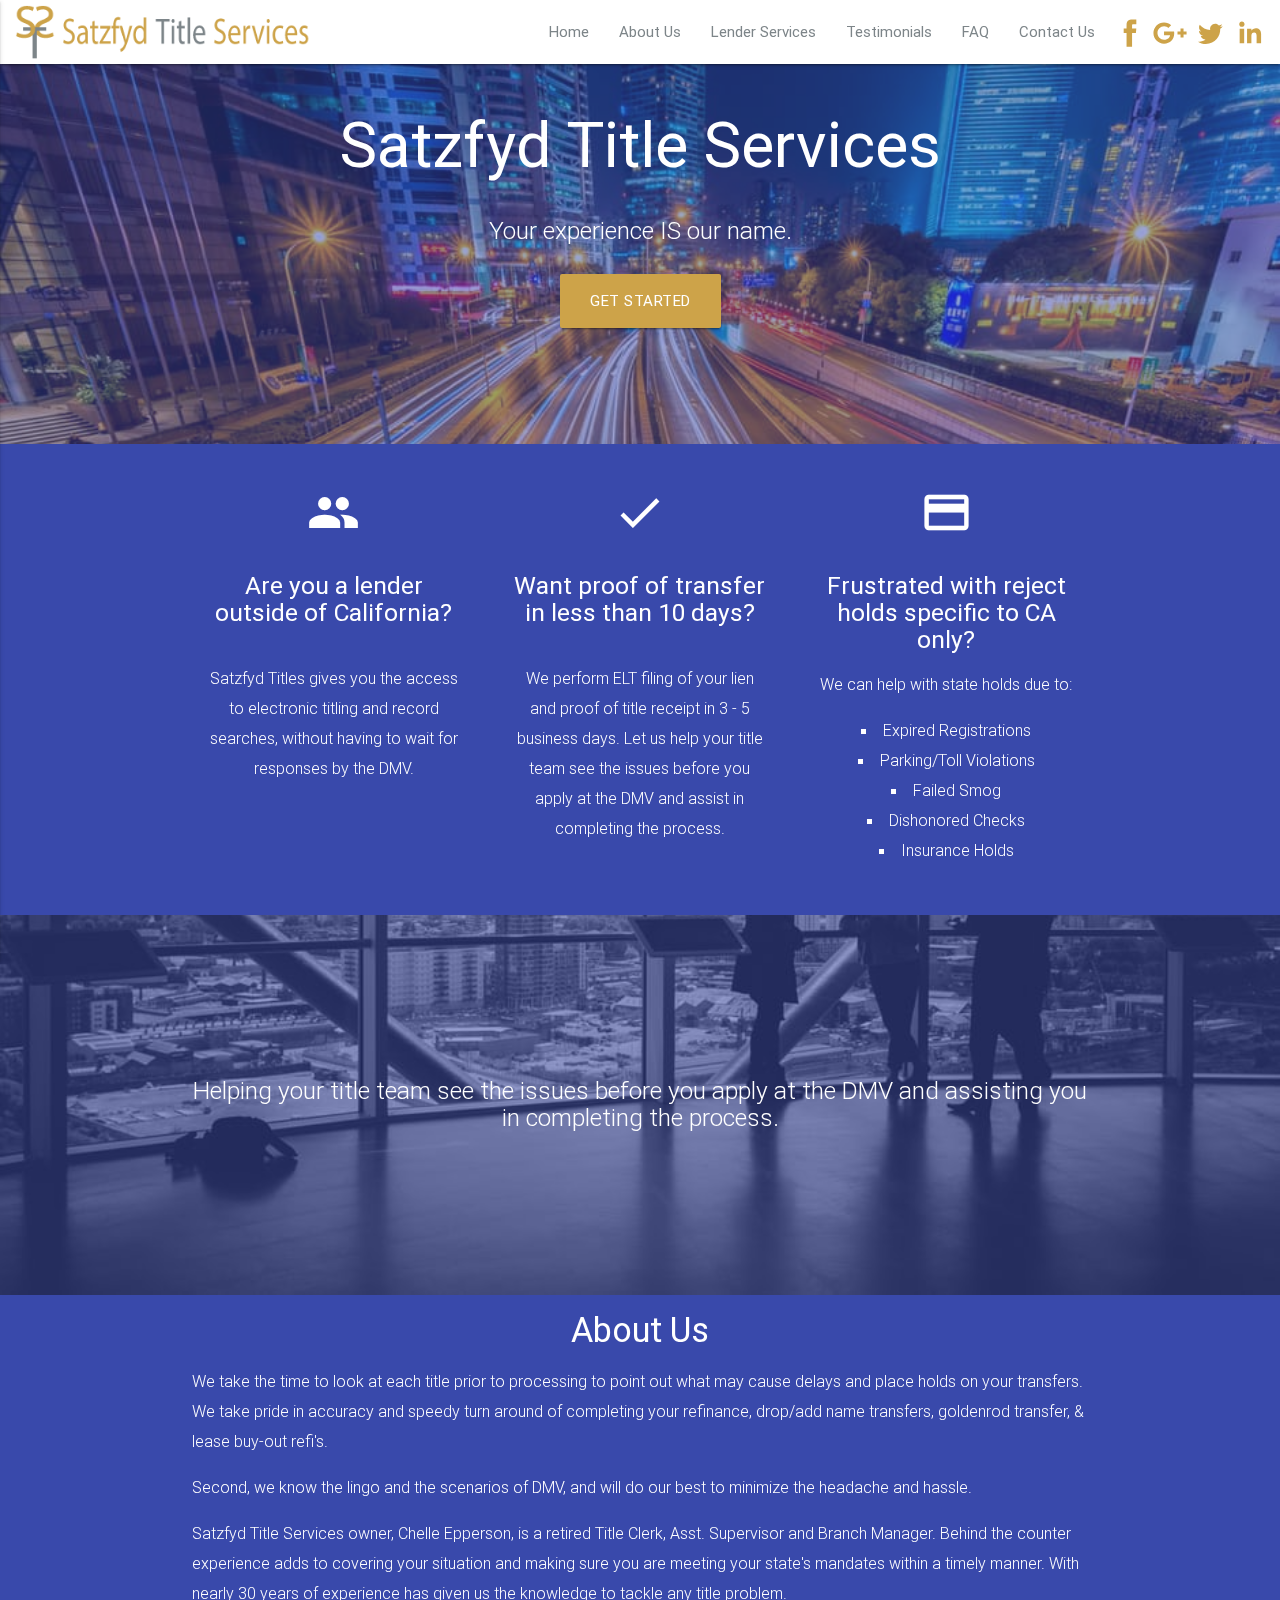
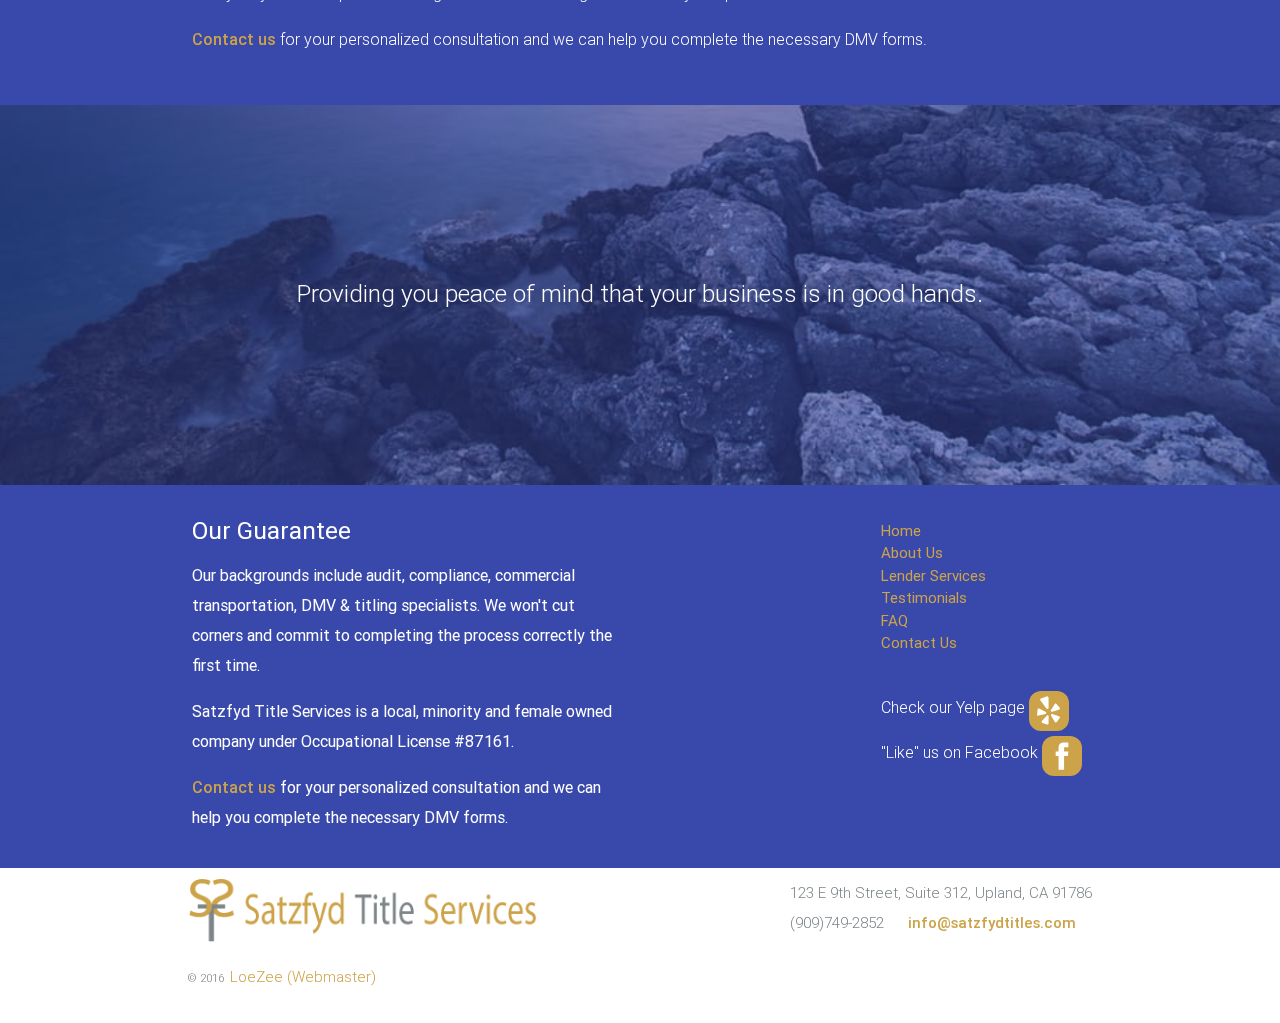
<file: index.html>
<!DOCTYPE html>
<html lang="en">
<head>
  <meta http-equiv="Content-Type" content="text/html; charset=UTF-8"/>
  <meta name="viewport" content="width=device-width, initial-scale=1, maximum-scale=1.0, user-scalable=no"/>
  <meta name="DESCRIPTION" content="Receive personalized support obtaining your vehicle title when you contact our
  lender services company at (909) 749-2852 in Upland, CA.">
  <meta name="KEYWORDS" content="vehicle title, registration service, stickers, upland, fontana, pomona, chino,
  chino hills, montclair, claremont, rancho cucamonga, ontario, rialto, bloomington,
  riverside, redlands, auto tags, pink slip, dmv service, title transfer, salvage title,
  bond title, duplicate title, purchase used vehicle">
  <!-- <script type="text/javascript" src="http://detect.deviceatlas.com/redirect.js?d=http://satzfydtitles.com&m=http://msatzfydtitlescom.spmd.mobi"></script>  <script>
    (function(i,s,o,g,r,a,m){i['GoogleAnalyticsObject']=r;i[r]=i[r]||function(){
    (i[r].q=i[r].q||[]).push(arguments)},i[r].l=1*new Date();a=s.createElement(o),
    m=s.getElementsByTagName(o)[0];a.async=1;a.src=g;m.parentNode.insertBefore(a,m)
    })(window,document,'script','//www.google-analytics.com/analytics.js','ga');

    ga('create', 'UA-62389627-1', 'auto');
    ga('send', 'pageview');

  </script> -->
  <title>Home</title>

  <!-- favicon -->
  <link rel="icon" href="img/favicon.ico" type="image/x-icon" />

  <!-- CSS  -->
  <link href="https://fonts.googleapis.com/icon?family=Material+Icons" rel="stylesheet">
  <link href="css/materialize.css" type="text/css" rel="stylesheet" media="screen,projection"/>
  <link href="css/style.css" type="text/css" rel="stylesheet" media="screen,projection"/>
  <link href="css/home.css" type="text/css" rel="stylesheet" media="screen,projection"/>
  <link rel="stylesheet" media="print" href="css/print.css"/>

</head>
<body>
  <nav class="white" role="navigation">
    <div class="nav-wrapper container">
      <a id="logo-container" href="/" class="brand-logo"><img src="img/logo.png" alt="Logo" title="Logo"></a>

      <ul class="right soc">
        <li>
          <a href="javascript:window.open('https://www.facebook.com/share.php?u=http://www.satzfydtitles.com','mypopuptitle','width=500,height=400')" class="icon-10 facebook" title="Facebook">
            <svg viewBox="0 0 512 512">
              <path d="M211.9 197.4h-36.7v59.9h36.7V433.1h70.5V256.5h49.2l5.2-59.1h-54.4c0 0 0-22.1 0-33.7 0-13.9 2.8-19.5 16.3-19.5 10.9 0 38.2 0 38.2 0V82.9c0 0-40.2 0-48.8 0 -52.5 0-76.1 23.1-76.1 67.3C211.9 188.8 211.9 197.4 211.9 197.4z">
              </path>
            </svg><!--[if lt IE 9]><em>Facebook</em><![endif]-->
          </a>
        </li>
        <li>
          <a href="javascript:window.open('https://plus.google.com/share?url=http://www.satzfydtitles.com','mypopuptitle','width=500,height=400')" class="icon-14 googleplus" title="GooglePlus">
            <svg viewBox="0 0 512 512">
              <path d="M179.7 237.6L179.7 284.2 256.7 284.2C253.6 304.2 233.4 342.9 179.7 342.9 133.4 342.9 95.6 304.4 95.6 257 95.6 209.6 133.4 171.1 179.7 171.1 206.1 171.1 223.7 182.4 233.8 192.1L270.6 156.6C247 134.4 216.4 121 179.7 121 104.7 121 44 181.8 44 257 44 332.2 104.7 393 179.7 393 258 393 310 337.8 310 260.1 310 251.2 309 244.4 307.9 237.6L179.7 237.6 179.7 237.6ZM468 236.7L429.3 236.7 429.3 198 390.7 198 390.7 236.7 352 236.7 352 275.3 390.7 275.3 390.7 314 429.3 314 429.3 275.3 468 275.3">
              </path>
            </svg><!--[if lt IE 9]><em>GooglePlus</em><![endif]-->
          </a>
        </li>
        <li>
          <a href="javascript:window.open('https://twitter.com/intent/tweet?text=http%3A%2F%2Fwww.satzfydtitles.com&source=webclient','mypopuptitle','width=500,height=400')" class="icon-26 twitter" title="Twitter">
            <svg viewBox="0 0 512 512">
              <path d="M419.6 168.6c-11.7 5.2-24.2 8.7-37.4 10.2 13.4-8.1 23.8-20.8 28.6-36 -12.6 7.5-26.5 12.9-41.3 15.8 -11.9-12.6-28.8-20.6-47.5-20.6 -42 0-72.9 39.2-63.4 79.9 -54.1-2.7-102.1-28.6-134.2-68 -17 29.2-8.8 67.5 20.1 86.9 -10.7-0.3-20.7-3.3-29.5-8.1 -0.7 30.2 20.9 58.4 52.2 64.6 -9.2 2.5-19.2 3.1-29.4 1.1 8.3 25.9 32.3 44.7 60.8 45.2 -27.4 21.4-61.8 31-96.4 27 28.8 18.5 63 29.2 99.8 29.2 120.8 0 189.1-102.1 185-193.6C399.9 193.1 410.9 181.7 419.6 168.6z">
              </path>
            </svg><!--[if lt IE 9]><em>Twitter</em><![endif]-->
          </a>
        </li>
        <li>
          <a href="javascript:window.open('https://www.linkedin.com/shareArticle?mini=true&url=http://www.satzfydtitles.com','mypopuptitle','width=500,height=400')" class="icon-17 linkedin" title="LinkedIn">
            <svg viewBox="0 0 512 512">
              <path d="M186.4 142.4c0 19-15.3 34.5-34.2 34.5 -18.9 0-34.2-15.4-34.2-34.5 0-19 15.3-34.5 34.2-34.5C171.1 107.9 186.4 123.4 186.4 142.4zM181.4 201.3h-57.8V388.1h57.8V201.3zM273.8 201.3h-55.4V388.1h55.4c0 0 0-69.3 0-98 0-26.3 12.1-41.9 35.2-41.9 21.3 0 31.5 15 31.5 41.9 0 26.9 0 98 0 98h57.5c0 0 0-68.2 0-118.3 0-50-28.3-74.2-68-74.2 -39.6 0-56.3 30.9-56.3 30.9v-25.2H273.8z">
              </path>
            </svg><!--[if lt IE 9]><em>LinkedIn</em><![endif]-->
          </a>
        </li>
      </ul>
      <ul class="right hide-on-med-and-down">
        <li><a href="/">Home</a></li>
        <li><a href="index.html#about">About Us</a></li>
        <li><a href="lender_services.html">Lender Services</a></li>
        <li><a href="testimonials.html">Testimonials</a></li>
        <li><a href="faq.html">FAQ</a></li>
        <li><a href="contact.html">Contact Us</a></li>
      </ul>

      <ul id="nav-mobile" class="side-nav">
        <li><a href="/">Home</a></li>
        <li><a href="index.html#about">About Us</a></li>
        <li><a href="lender_services.html">Lender Services</a></li>
        <li><a href="testimonials.html">Testimonials</a></li>
        <li><a href="faq.html">FAQ</a></li>
        <li><a href="contact.html">Contact Us</a></li>
        <li class="socLi">
          <a href="https://www.facebook.com/share.php?u=http://www.satzfydtitles.com" class="icon-10 facebook" title="Facebook" target="_blank">
            <svg viewBox="0 0 512 512">
              <path d="M211.9 197.4h-36.7v59.9h36.7V433.1h70.5V256.5h49.2l5.2-59.1h-54.4c0 0 0-22.1 0-33.7 0-13.9 2.8-19.5 16.3-19.5 10.9 0 38.2 0 38.2 0V82.9c0 0-40.2 0-48.8 0 -52.5 0-76.1 23.1-76.1 67.3C211.9 188.8 211.9 197.4 211.9 197.4z">
              </path>
            </svg><!--[if lt IE 9]><em>Facebook</em><![endif]-->
          </a>
        </li>
        <li class="socLi">
          <a href="https://plus.google.com/share?url=http://www.satzfydtitles.com" class="icon-14 googleplus" title="GooglePlus" target="_blank">
            <svg viewBox="0 0 512 512">
              <path d="M179.7 237.6L179.7 284.2 256.7 284.2C253.6 304.2 233.4 342.9 179.7 342.9 133.4 342.9 95.6 304.4 95.6 257 95.6 209.6 133.4 171.1 179.7 171.1 206.1 171.1 223.7 182.4 233.8 192.1L270.6 156.6C247 134.4 216.4 121 179.7 121 104.7 121 44 181.8 44 257 44 332.2 104.7 393 179.7 393 258 393 310 337.8 310 260.1 310 251.2 309 244.4 307.9 237.6L179.7 237.6 179.7 237.6ZM468 236.7L429.3 236.7 429.3 198 390.7 198 390.7 236.7 352 236.7 352 275.3 390.7 275.3 390.7 314 429.3 314 429.3 275.3 468 275.3">
              </path>
            </svg><!--[if lt IE 9]><em>GooglePlus</em><![endif]-->
          </a>
        </li>
        <li class="socLi">
          <a href="https://twitter.com/intent/tweet?text=http%3A%2F%2Fwww.satzfydtitles.com&source=webclient" class="icon-26 twitter" title="Twitter" target="_blank">
            <svg viewBox="0 0 512 512">
              <path d="M419.6 168.6c-11.7 5.2-24.2 8.7-37.4 10.2 13.4-8.1 23.8-20.8 28.6-36 -12.6 7.5-26.5 12.9-41.3 15.8 -11.9-12.6-28.8-20.6-47.5-20.6 -42 0-72.9 39.2-63.4 79.9 -54.1-2.7-102.1-28.6-134.2-68 -17 29.2-8.8 67.5 20.1 86.9 -10.7-0.3-20.7-3.3-29.5-8.1 -0.7 30.2 20.9 58.4 52.2 64.6 -9.2 2.5-19.2 3.1-29.4 1.1 8.3 25.9 32.3 44.7 60.8 45.2 -27.4 21.4-61.8 31-96.4 27 28.8 18.5 63 29.2 99.8 29.2 120.8 0 189.1-102.1 185-193.6C399.9 193.1 410.9 181.7 419.6 168.6z">
              </path>
            </svg><!--[if lt IE 9]><em>Twitter</em><![endif]-->
          </a>
        </li>
        <li class="socLi">
          <a href="https://www.linkedin.com/shareArticle?mini=true&url=http://www.satzfydtitles.com" class="icon-17 linkedin" title="LinkedIn" target="_blank">
            <svg viewBox="0 0 512 512">
              <path d="M186.4 142.4c0 19-15.3 34.5-34.2 34.5 -18.9 0-34.2-15.4-34.2-34.5 0-19 15.3-34.5 34.2-34.5C171.1 107.9 186.4 123.4 186.4 142.4zM181.4 201.3h-57.8V388.1h57.8V201.3zM273.8 201.3h-55.4V388.1h55.4c0 0 0-69.3 0-98 0-26.3 12.1-41.9 35.2-41.9 21.3 0 31.5 15 31.5 41.9 0 26.9 0 98 0 98h57.5c0 0 0-68.2 0-118.3 0-50-28.3-74.2-68-74.2 -39.6 0-56.3 30.9-56.3 30.9v-25.2H273.8z">
              </path>
            </svg><!--[if lt IE 9]><em>LinkedIn</em><![endif]-->
          </a>
        </li>
      </ul>

      <a href="#" data-activates="nav-mobile" class="button-collapse"><i class="material-icons">menu</i></a>
    </div>
  </nav>

  <div id="index-banner" class="parallax-container">
    <div class="section no-pad-bot">
      <div class="container">
        <br><br>
        <h1 class="header center">Satzfyd Title Services</h1>
        <div class="row center">
          <h5 class="header col s12 light">Your experience IS our name.</h5>
        </div>
        <div class="row center">
          <a href="contact.html" id="download-button" class="btn-large waves-effect waves-light">Get Started</a>
        </div>
        <br><br>

      </div>
    </div>
    <div class="parallax image1"><img src="img/roadNightLights.jpg" alt="Night Freeway" title="Night Freeway"></div>
  </div>


  <div class="container">
    <div class="section">

      <!--   Icon Section   -->
      <div class="row">


        <div class="col s12 m4">
          <div class="icon-block">
            <h2 class="center"><i class="material-icons">group</i></h2>
            <h5 class="center">Are you a lender outside of California?</h5>
            <p class="light">Satzfyd Titles gives you the access to electronic titling and record searches,
              without having to wait for responses by the DMV.</p>
          </div>
        </div>


        <div class="col s12 m4">
          <div class="icon-block">
            <h2 class="center"><i class="material-icons">done</i></h2>
            <h5 class="center">Want proof of transfer in less than 10 days?</h5>
            <p class= "light">We perform ELT filing of your lien and proof of title receipt in 3 - 5 business days. Let us
              help your title team see the issues before you apply at the DMV and assist in completing the process.</p>
          </div>
        </div>


        <div class="col s12 m4">
          <div class="icon-block">
            <h2 class="center"><i class="material-icons">payment</i></h2>
            <h5 class="center">Frustrated with reject holds specific to CA only?</h5>
            <p class="light">We can help with state holds due to:</p>
            <ul class="light">
              <li>Expired Registrations</li>
              <li>Parking/Toll Violations</li>
              <li>Failed Smog</li>
              <li>Dishonored Checks</li>
              <li>Insurance Holds</li>
            </ul>
          </div>
        </div>
      </div>

    </div>
  </div>


  <div class="parallax-container valign-wrapper">
    <div class="section no-pad-bot">
      <div class="container">
        <div class="row center">
          <h5 class="header col s12 light">Helping your title team see the issues before you apply at the DMV and assisting you in completing the process.</h5>
        </div>
      </div>
    </div>
    <div class="parallax image2"><img src="img/business.jpg" alt="Unsplashed background img 2"></div>
  </div>

  <div class="container">
    <div class="section aboutUs">

      <div class="row">
        <div class="col s12 center">
          <h4 id="about">About Us</h4>
          <p class="left-align light">We take the time to look at each title prior to processing to point out
            what may cause delays and place holds on your transfers. We take pride in accuracy and speedy turn
            around of completing your refinance, drop/add name transfers, goldenrod transfer, & lease buy-out
            refi's.
          </p>
          <p class="left-align light">Second, we know the lingo and the scenarios of DMV, and will do our best
            to minimize the headache and hassle.
          </p>
          <p class="left-align light">Satzfyd Title Services owner, Chelle Epperson, is a retired Title Clerk,
            Asst. Supervisor and Branch Manager. Behind the counter experience adds to covering your situation
            and making sure you are meeting your state's mandates within a timely manner. With nearly 30 years of
            experience has given us the knowledge to tackle any title problem.</p>
          <p class="left-align light"><a id="contactLink" href="contact.html">Contact us</a> for
            your personalized consultation and we can help you complete the necessary DMV forms.
          </p>
        </div>
      </div>
    </div>
  </div>


  <div class="parallax-container valign-wrapper">
    <div class="section no-pad-bot">
      <div class="container">
        <div class="row center">
          <h5 class="header col s12 light">Providing you peace of mind that your business is in good hands.</h5>
        </div>
      </div>
    </div>
    <div class="parallax image3"><img src="img/peace.jpeg" alt="Unsplashed background img 3"></div>
  </div>

  <footer class="page-footer">
    <div class="container">
      <div class="row">
        <div class="col l6 s12">
          <h5 class="white-text">Our Guarantee</h5>
          <p class="white-text">Our backgrounds include audit, compliance, commercial transportation, DMV &
            titling specialists. We won't cut corners and commit to completing the process correctly the first
            time.<p>
          <p class="white-text">Satzfyd Title Services is a local, minority and female owned company under
            Occupational License #87161.</p>
          <p class="white-text"><a id="contactLink" href="contact.html">Contact us</a> for your personalized
            consultation and we can help you complete the necessary DMV forms.</p>
        </div>
        <div class="col l3 s12">
        </div>
        <div class="col l3 s12">
          <ul>
            <li><a class="white-text" href="/">Home</a></li>
            <li><a class="white-text" href="index.html#about">About Us</a></li>
            <li><a class="white-text" href="lender_services.html">Lender Services</a></li>
            <li><a class="white-text" href="testimonials.html">Testimonials</a></li>
            <li><a class="white-text" href="faq.html">FAQ</a></li>
            <li><a class="white-text" href="contact.html">Contact Us</a></li>
          </ul>
        </div>

        <div class="col s12 l3">
        </div>

        <div class="col s12 m12 l3 contactSocial left-align">
            <p class="light">
              <span>Check our Yelp page
                <a target="_blank" href="https://www.yelp.com/biz/satzfyd-title-services-upland-2" class="icon-29 yelp" title="Yelp">
                  <svg viewBox="0 0 512 512">
                    <path d="M284.1 298.4c-6.1 6.1-0.9 17.3-0.9 17.3l45.8 76.4c0 0 7.5 10.1 14 10.1 6.5 0 13-5.4 13-5.4l36.2-51.7c0 0 3.6-6.5 3.7-12.2 0.1-8.1-12.1-10.4-12.1-10.4l-85.7-27.5C298.1 294.9 289.7 292.7 284.1 298.4L284.1 298.4zM279.7 259.8c4.4 7.4 16.5 5.3 16.5 5.3l85.5-25c0 0 11.6-4.7 13.3-11.1 1.6-6.3-1.9-13.9-1.9-13.9L352.2 167c0 0-3.5-6.1-10.9-6.7 -8.1-0.7-13.1 9.1-13.1 9.1l-48.3 76C280 245.4 275.7 253 279.7 259.8L279.7 259.8zM239.4 230.2c10.1-2.5 11.7-17.1 11.7-17.1l-0.7-121.7c0 0-1.5-15-8.3-19.1 -10.6-6.4-13.7-3.1-16.7-2.6l-71 26.4c0 0-6.9 2.3-10.6 8.1 -5.2 8.2 5.3 20.2 5.3 20.2L222.8 225C222.8 225 230.1 232.5 239.4 230.2L239.4 230.2zM221.8 279.5c0.3-9.4-11.3-15-11.3-15l-76.3-38.5c0 0-11.3-4.7-16.8-1.4 -4.2 2.5-7.9 7-8.3 11l-5 61.2c0 0-0.7 10.6 2 15.4 3.9 6.8 16.7 2.1 16.7 2.1l89.1-19.7C215.4 292.1 221.5 291.9 221.8 279.5L221.8 279.5zM244 312.5c-7.6-3.9-16.8 4.2-16.8 4.2l-59.6 65.6c0 0-7.4 10-5.5 16.2 1.8 5.8 4.7 8.6 8.9 10.7l59.9 18.9c0 0 7.3 1.5 12.8-0.1 7.8-2.3 6.4-14.5 6.4-14.5l1.4-88.9C251.3 324.6 251 316.1 244 312.5L244 312.5zM244 312.5">
                    </path>
                  </svg><!--[if lt IE 9]><em>Yelp</em><![endif]-->
                </a>
              </span>
              <span>"Like" us on Facebook
                <a target="_blank" href="https://facebook.com/satzfydtitles" class="icon-10 facebook" title="Facebook">
                  <svg viewBox="0 0 512 512">
                    <path d="M211.9 197.4h-36.7v59.9h36.7V433.1h70.5V256.5h49.2l5.2-59.1h-54.4c0 0 0-22.1 0-33.7 0-13.9 2.8-19.5 16.3-19.5 10.9 0 38.2 0 38.2 0V82.9c0 0-40.2 0-48.8 0 -52.5 0-76.1 23.1-76.1 67.3C211.9 188.8 211.9 197.4 211.9 197.4z">
                    </path>
                  </svg><!--[if lt IE 9]><em>Facebook</em><![endif]-->
                </a>
              </span>
            </p>
          </div>

      </div>
    </div>
    <div class="footer-copyright indigo darken-1">
      <div class="container">
        <div class="col s12 m3 right">
          <div class="row address">123 E 9th Street, Suite 312, Upland, CA 91786</div>
          <div class="row combo">
            <span class="phone">(909)749-2852</span>
            <span class="email"><a href="mailto:info@satzfydtitles.com">info@satzfydtitles.com</a></span>
          </div>
        </div>
        <div class="col s12 m3 left">
          <div class="row footerLogo">
            <a id="logo-container" href="/" class="brand-logo"><img src="img/logo.png" alt="Logo" title="Logo"></a>
          </div>
          <!-- Website Created and Styled using MaterializeCSS.com -->
          <div class="row"><small>&copy; 2016 &nbsp;<a href="mailto:lzanott2.du.edu@gmail.com">LoeZee (Webmaster)</a></small></div>
        </div>
      </div>
    </div>
  </footer>


  <!--  Scripts-->
  <script src="https://code.jquery.com/jquery-2.1.1.min.js"></script>
  <script src="js/materialize.js"></script>
  <script src="js/init.js"></script>

  </body>
</html>
</file>
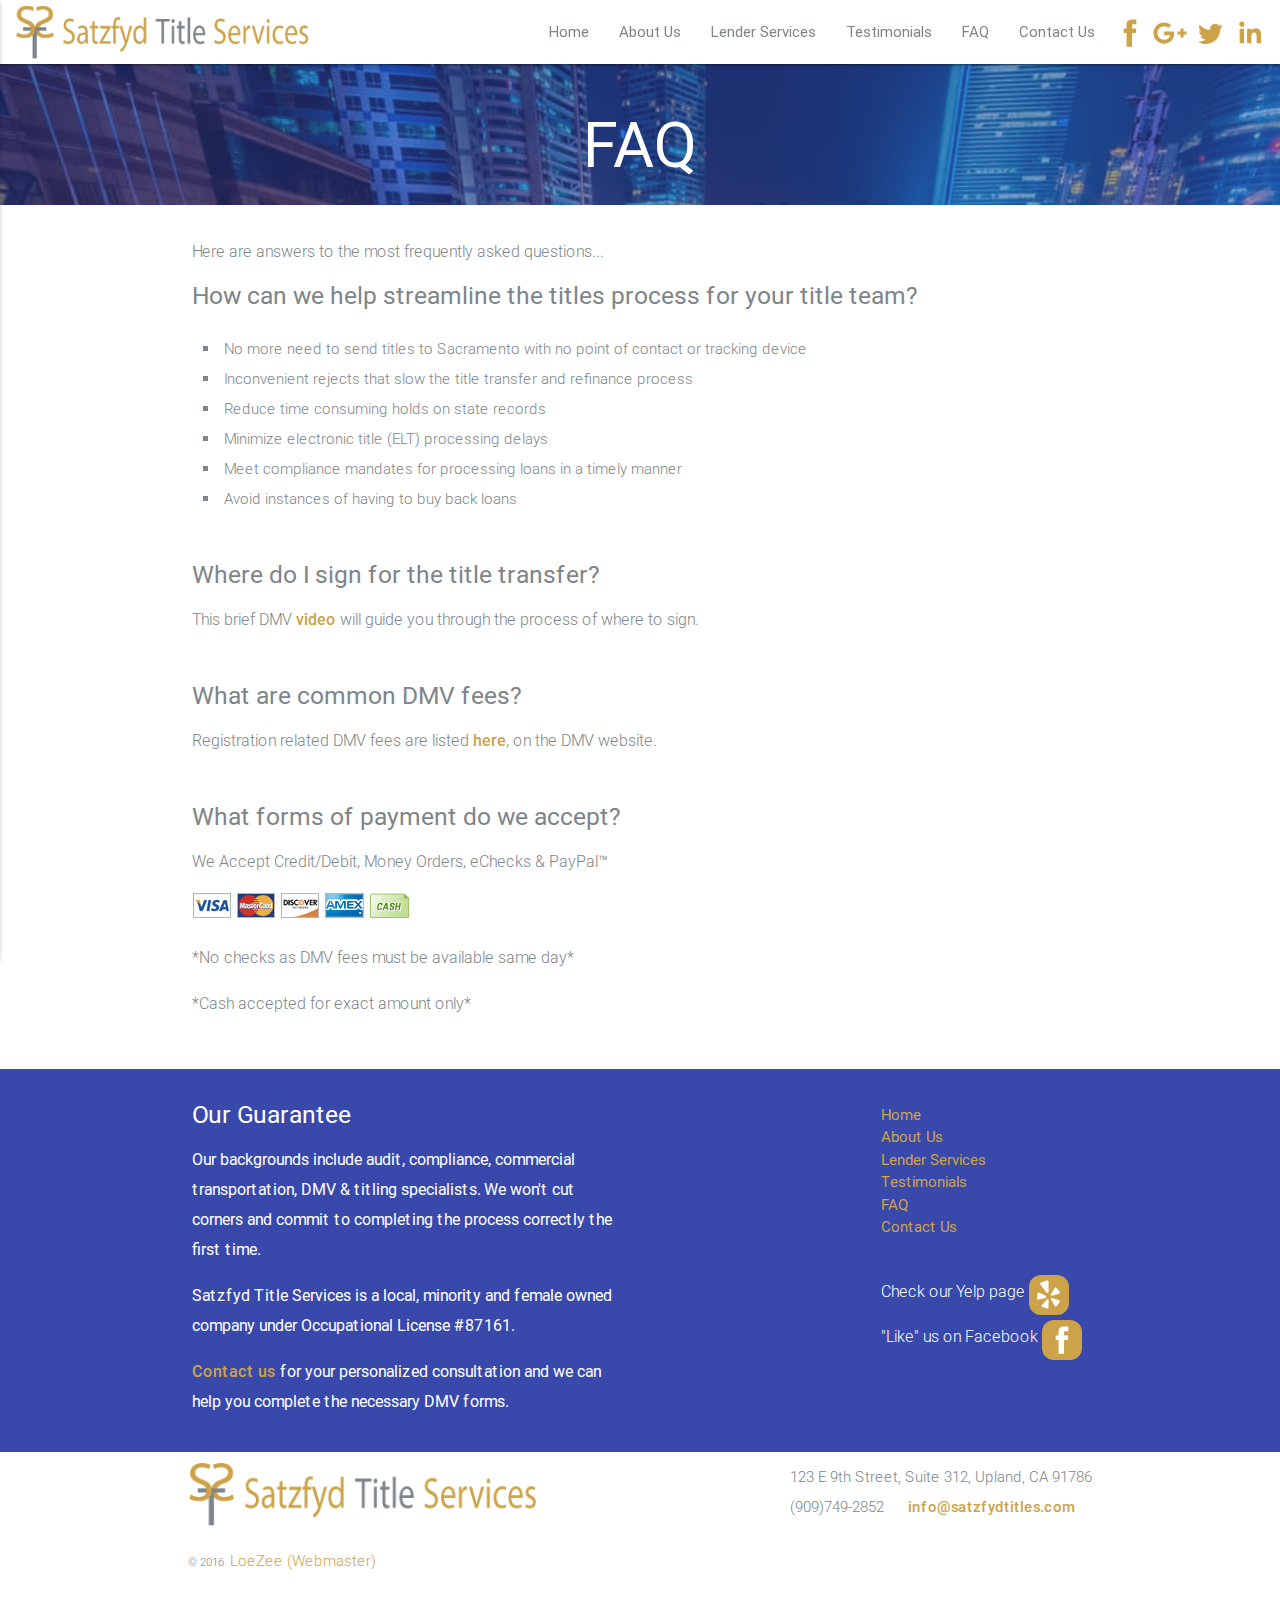
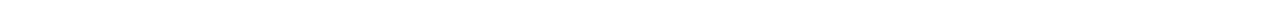
<file: faq.html>
<!DOCTYPE html>
<html lang="en">
<head>
  <meta http-equiv="Content-Type" content="text/html; charset=UTF-8"/>
  <meta name="viewport" content="width=device-width, initial-scale=1, maximum-scale=1.0, user-scalable=no"/>
  <meta name="DESCRIPTION" content="Receive personalized support obtaining your vehicle title when you contact our
  lender services company at (909) 749-2852 in Upland, CA.">
  <meta name="KEYWORDS" content="vehicle title, registration service, stickers, upland, fontana, pomona, chino,
  chino hills, montclair, claremont, rancho cucamonga, ontario, rialto, bloomington,
  riverside, redlands, auto tags, pink slip, dmv service, title transfer, salvage title,
  bond title, duplicate title, purchase used vehicle">
  <!-- <script type="text/javascript" src="http://detect.deviceatlas.com/redirect.js?d=http://satzfydtitles.com&m=http://msatzfydtitlescom.spmd.mobi"></script>  <script>
    (function(i,s,o,g,r,a,m){i['GoogleAnalyticsObject']=r;i[r]=i[r]||function(){
    (i[r].q=i[r].q||[]).push(arguments)},i[r].l=1*new Date();a=s.createElement(o),
    m=s.getElementsByTagName(o)[0];a.async=1;a.src=g;m.parentNode.insertBefore(a,m)
    })(window,document,'script','//www.google-analytics.com/analytics.js','ga');

    ga('create', 'UA-62389627-1', 'auto');
    ga('send', 'pageview');

  </script> -->
  <title>FAQ</title>

  <!-- favicon -->
  <link rel="icon" href="img/favicon.ico" type="image/x-icon" />

  <!-- CSS  -->
  <link href="https://fonts.googleapis.com/icon?family=Material+Icons" rel="stylesheet">
  <link href="css/materialize.css" type="text/css" rel="stylesheet" media="screen,projection"/>
  <link href="css/style.css" type="text/css" rel="stylesheet" media="screen,projection"/>
  <link href="css/section_page.css" type="text/css" rel="stylesheet" media="screen,projection"/>
	<link rel="stylesheet" media="print" href="css/print.css"/>
</head>
<body>
  <nav class="white" role="navigation">
    <div class="nav-wrapper container">
      <a id="logo-container" href="/" class="brand-logo"><img src="img/logo.png" alt="Logo" title="Logo"></a>

      <ul class="right soc">
        <li>
          <a href="javascript:window.open('https://www.facebook.com/share.php?u=http://www.satzfydtitles.com/faq.html','mypopuptitle','width=500,height=400')" class="icon-10 facebook" title="Facebook">
            <svg viewBox="0 0 512 512">
              <path d="M211.9 197.4h-36.7v59.9h36.7V433.1h70.5V256.5h49.2l5.2-59.1h-54.4c0 0 0-22.1 0-33.7 0-13.9 2.8-19.5 16.3-19.5 10.9 0 38.2 0 38.2 0V82.9c0 0-40.2 0-48.8 0 -52.5 0-76.1 23.1-76.1 67.3C211.9 188.8 211.9 197.4 211.9 197.4z">
              </path>
            </svg><!--[if lt IE 9]><em>Facebook</em><![endif]-->
          </a>
        </li>
        <li>
          <a href="javascript:window.open('https://plus.google.com/share?url=http://www.satzfydtitles.com/faq.html','mypopuptitle','width=500,height=400')" class="icon-14 googleplus" title="GooglePlus">
            <svg viewBox="0 0 512 512">
              <path d="M179.7 237.6L179.7 284.2 256.7 284.2C253.6 304.2 233.4 342.9 179.7 342.9 133.4 342.9 95.6 304.4 95.6 257 95.6 209.6 133.4 171.1 179.7 171.1 206.1 171.1 223.7 182.4 233.8 192.1L270.6 156.6C247 134.4 216.4 121 179.7 121 104.7 121 44 181.8 44 257 44 332.2 104.7 393 179.7 393 258 393 310 337.8 310 260.1 310 251.2 309 244.4 307.9 237.6L179.7 237.6 179.7 237.6ZM468 236.7L429.3 236.7 429.3 198 390.7 198 390.7 236.7 352 236.7 352 275.3 390.7 275.3 390.7 314 429.3 314 429.3 275.3 468 275.3">
              </path>
            </svg><!--[if lt IE 9]><em>GooglePlus</em><![endif]-->
          </a>
        </li>
        <li>
          <a href="javascript:window.open('https://twitter.com/intent/tweet?text=http%3A%2F%2Fwww.satzfydtitles.com%2Ffaq.html&source=webclient','mypopuptitle','width=500,height=400')" class="icon-26 twitter" title="Twitter">
            <svg viewBox="0 0 512 512">
              <path d="M419.6 168.6c-11.7 5.2-24.2 8.7-37.4 10.2 13.4-8.1 23.8-20.8 28.6-36 -12.6 7.5-26.5 12.9-41.3 15.8 -11.9-12.6-28.8-20.6-47.5-20.6 -42 0-72.9 39.2-63.4 79.9 -54.1-2.7-102.1-28.6-134.2-68 -17 29.2-8.8 67.5 20.1 86.9 -10.7-0.3-20.7-3.3-29.5-8.1 -0.7 30.2 20.9 58.4 52.2 64.6 -9.2 2.5-19.2 3.1-29.4 1.1 8.3 25.9 32.3 44.7 60.8 45.2 -27.4 21.4-61.8 31-96.4 27 28.8 18.5 63 29.2 99.8 29.2 120.8 0 189.1-102.1 185-193.6C399.9 193.1 410.9 181.7 419.6 168.6z">
              </path>
            </svg><!--[if lt IE 9]><em>Twitter</em><![endif]-->
          </a>
        </li>
        <li>
          <a href="javascript:window.open('https://www.linkedin.com/shareArticle?mini=true&url=http://www.satzfydtitles.com/faq.html','mypopuptitle','width=500,height=400')" class="icon-17 linkedin" title="LinkedIn">
            <svg viewBox="0 0 512 512">
              <path d="M186.4 142.4c0 19-15.3 34.5-34.2 34.5 -18.9 0-34.2-15.4-34.2-34.5 0-19 15.3-34.5 34.2-34.5C171.1 107.9 186.4 123.4 186.4 142.4zM181.4 201.3h-57.8V388.1h57.8V201.3zM273.8 201.3h-55.4V388.1h55.4c0 0 0-69.3 0-98 0-26.3 12.1-41.9 35.2-41.9 21.3 0 31.5 15 31.5 41.9 0 26.9 0 98 0 98h57.5c0 0 0-68.2 0-118.3 0-50-28.3-74.2-68-74.2 -39.6 0-56.3 30.9-56.3 30.9v-25.2H273.8z">
              </path>
            </svg><!--[if lt IE 9]><em>LinkedIn</em><![endif]-->
          </a>
        </li>
      </ul>
      <ul class="right hide-on-med-and-down">
        <li><a href="/">Home</a></li>
        <li><a href="index.html#about">About Us</a></li>
        <li><a href="lender_services.html">Lender Services</a></li>
        <li><a href="testimonials.html">Testimonials</a></li>
        <li><a href="faq.html">FAQ</a></li>
        <li><a href="contact.html">Contact Us</a></li>
      </ul>

      <ul id="nav-mobile" class="side-nav">
        <li><a href="/">Home</a></li>
        <li><a href="index.html#about">About Us</a></li>
        <li><a href="lender_services.html">Lender Services</a></li>
        <li><a href="testimonials.html">Testimonials</a></li>
        <li><a href="faq.html">FAQ</a></li>
        <li><a href="contact.html">Contact Us</a></li>
        <li class="socLi">
          <a href="https://www.facebook.com/share.php?u=http://www.satzfydtitles.com/faq.html" class="icon-10 facebook" title="Facebook" target="_blank">
            <svg viewBox="0 0 512 512">
              <path d="M211.9 197.4h-36.7v59.9h36.7V433.1h70.5V256.5h49.2l5.2-59.1h-54.4c0 0 0-22.1 0-33.7 0-13.9 2.8-19.5 16.3-19.5 10.9 0 38.2 0 38.2 0V82.9c0 0-40.2 0-48.8 0 -52.5 0-76.1 23.1-76.1 67.3C211.9 188.8 211.9 197.4 211.9 197.4z">
              </path>
            </svg><!--[if lt IE 9]><em>Facebook</em><![endif]-->
          </a>
        </li>
        <li class="socLi">
          <a href="https://plus.google.com/share?url=http://www.satzfydtitles.com/faq.html" class="icon-14 googleplus" title="GooglePlus" target="_blank">
            <svg viewBox="0 0 512 512">
              <path d="M179.7 237.6L179.7 284.2 256.7 284.2C253.6 304.2 233.4 342.9 179.7 342.9 133.4 342.9 95.6 304.4 95.6 257 95.6 209.6 133.4 171.1 179.7 171.1 206.1 171.1 223.7 182.4 233.8 192.1L270.6 156.6C247 134.4 216.4 121 179.7 121 104.7 121 44 181.8 44 257 44 332.2 104.7 393 179.7 393 258 393 310 337.8 310 260.1 310 251.2 309 244.4 307.9 237.6L179.7 237.6 179.7 237.6ZM468 236.7L429.3 236.7 429.3 198 390.7 198 390.7 236.7 352 236.7 352 275.3 390.7 275.3 390.7 314 429.3 314 429.3 275.3 468 275.3">
              </path>
            </svg><!--[if lt IE 9]><em>GooglePlus</em><![endif]-->
          </a>
        </li>
        <li class="socLi">
          <a href="https://twitter.com/intent/tweet?text=http%3A%2F%2Fwww.satzfydtitles.com%2Ffaq.html&source=webclient" class="icon-26 twitter" title="Twitter" target="_blank">
            <svg viewBox="0 0 512 512">
              <path d="M419.6 168.6c-11.7 5.2-24.2 8.7-37.4 10.2 13.4-8.1 23.8-20.8 28.6-36 -12.6 7.5-26.5 12.9-41.3 15.8 -11.9-12.6-28.8-20.6-47.5-20.6 -42 0-72.9 39.2-63.4 79.9 -54.1-2.7-102.1-28.6-134.2-68 -17 29.2-8.8 67.5 20.1 86.9 -10.7-0.3-20.7-3.3-29.5-8.1 -0.7 30.2 20.9 58.4 52.2 64.6 -9.2 2.5-19.2 3.1-29.4 1.1 8.3 25.9 32.3 44.7 60.8 45.2 -27.4 21.4-61.8 31-96.4 27 28.8 18.5 63 29.2 99.8 29.2 120.8 0 189.1-102.1 185-193.6C399.9 193.1 410.9 181.7 419.6 168.6z">
              </path>
            </svg><!--[if lt IE 9]><em>Twitter</em><![endif]-->
          </a>
        </li>
        <li class="socLi">
          <a href="https://www.linkedin.com/shareArticle?mini=true&url=http://www.satzfydtitles.com/faq.html" class="icon-17 linkedin" title="LinkedIn" target="_blank">
            <svg viewBox="0 0 512 512">
              <path d="M186.4 142.4c0 19-15.3 34.5-34.2 34.5 -18.9 0-34.2-15.4-34.2-34.5 0-19 15.3-34.5 34.2-34.5C171.1 107.9 186.4 123.4 186.4 142.4zM181.4 201.3h-57.8V388.1h57.8V201.3zM273.8 201.3h-55.4V388.1h55.4c0 0 0-69.3 0-98 0-26.3 12.1-41.9 35.2-41.9 21.3 0 31.5 15 31.5 41.9 0 26.9 0 98 0 98h57.5c0 0 0-68.2 0-118.3 0-50-28.3-74.2-68-74.2 -39.6 0-56.3 30.9-56.3 30.9v-25.2H273.8z">
              </path>
            </svg><!--[if lt IE 9]><em>LinkedIn</em><![endif]-->
          </a>
        </li>
      </ul>

      <a href="#" data-activates="nav-mobile" class="button-collapse"><i class="material-icons">menu</i></a>
    </div>
  </nav>

  <div id="index-banner" class="parallax-container">
    <div class="section no-pad-bot">
      <div class="container">
        <h1 class="header center">FAQ</h1>
      </div>
    </div>
    <div class="parallax sectionImage1"><img src="img/roadNightLights.jpg" alt="Night Freeway" title="Night Freeway"></div>
  </div>


  <div class="container sectContain">
      <div class="section sectionPage faq">

        <div class="row">
          <div class="col s12">
            <p class="left-align light">Here are answers to the most frequently asked questions...</p>


            <h5 class="top">How can we help streamline the titles process for your title team?</h4>
            <ul class="col s12 l12 light">
              <li>No more need to send titles to Sacramento with no point of contact or tracking device</li>
              <li>Inconvenient rejects that slow the title transfer and refinance process</li>
              <li>Reduce time consuming holds on state records</li>
              <li>Minimize electronic title (ELT) processing delays</li>
              <li>Meet compliance mandates for processing loans in a timely manner</li>
              <li>Avoid instances of having to buy back loans</li>
            </ul>


            <h5>Where do I sign for the title transfer?</h5>
            <p class="light">This brief DMV <a href="https://www.dmv.ca.gov/portal/dmv/detail/video/title_transfer/where_do_we_sign">video</a> will guide you through the process of where to sign.</p>


            <h5>What are common DMV fees?</h5>
            <p class="light">Registration related DMV fees are listed <a href="https://www.dmv.ca.gov/portal/dmv/?1dmy&urile=wcm:path:/dmv_content_en/dmv/pubs/brochures/fast_facts/ffvr34">here</a>, on the DMV website.</p>


            <h5>What forms of payment do we accept?</h5>
            <p class="light">We Accept Credit/Debit, Money Orders, eChecks &amp; PayPal™</p>
            <img alt="Visa" src="img/visalogo.gif">
            <img alt="Mastercard" src="img/mclogo.gif">
            <img alt="Discover" src="img/discoverlogo.gif">
            <img alt="American Express" src="img/amex.gif">
            <img alt="Cash" src="img/cash.png">
            <p class="light">*No checks as DMV fees must be available same day*</p>
            <p class="light">*Cash accepted for exact amount only*</p>
          </div>
        </div>
      </div>
    </div>


    <footer class="page-footer">
      <div class="container">
        <div class="row">
          <div class="col l6 s12">
            <h5 class="white-text">Our Guarantee</h5>
            <p class="white-text">Our backgrounds include audit, compliance, commercial transportation, DMV &
              titling specialists. We won't cut corners and commit to completing the process correctly the first
              time.<p>
            <p class="white-text">Satzfyd Title Services is a local, minority and female owned company under
              Occupational License #87161.</p>
            <p class="white-text"><a id="contactLink" href="contact.html">Contact us</a> for your personalized
              consultation and we can help you complete the necessary DMV forms.</p>
          </div>
          <div class="col l3 s12">
          </div>
          <div class="col l3 s12">
            <ul>
              <li><a class="white-text" href="/">Home</a></li>
              <li><a class="white-text" href="index.html#about">About Us</a></li>
              <li><a class="white-text" href="lender_services.html">Lender Services</a></li>
              <li><a class="white-text" href="testimonials.html">Testimonials</a></li>
              <li><a class="white-text" href="faq.html">FAQ</a></li>
              <li><a class="white-text" href="contact.html">Contact Us</a></li>
            </ul>
          </div>

          <div class="col s12 l3">
          </div>

          <div class="col s12 m12 l3 contactSocial left-align">
              <p class="light">
                <span>Check our Yelp page
                  <a target="_blank" href="https://www.yelp.com/biz/satzfyd-title-services-upland-2" class="icon-29 yelp" title="Yelp">
                    <svg viewBox="0 0 512 512">
                      <path d="M284.1 298.4c-6.1 6.1-0.9 17.3-0.9 17.3l45.8 76.4c0 0 7.5 10.1 14 10.1 6.5 0 13-5.4 13-5.4l36.2-51.7c0 0 3.6-6.5 3.7-12.2 0.1-8.1-12.1-10.4-12.1-10.4l-85.7-27.5C298.1 294.9 289.7 292.7 284.1 298.4L284.1 298.4zM279.7 259.8c4.4 7.4 16.5 5.3 16.5 5.3l85.5-25c0 0 11.6-4.7 13.3-11.1 1.6-6.3-1.9-13.9-1.9-13.9L352.2 167c0 0-3.5-6.1-10.9-6.7 -8.1-0.7-13.1 9.1-13.1 9.1l-48.3 76C280 245.4 275.7 253 279.7 259.8L279.7 259.8zM239.4 230.2c10.1-2.5 11.7-17.1 11.7-17.1l-0.7-121.7c0 0-1.5-15-8.3-19.1 -10.6-6.4-13.7-3.1-16.7-2.6l-71 26.4c0 0-6.9 2.3-10.6 8.1 -5.2 8.2 5.3 20.2 5.3 20.2L222.8 225C222.8 225 230.1 232.5 239.4 230.2L239.4 230.2zM221.8 279.5c0.3-9.4-11.3-15-11.3-15l-76.3-38.5c0 0-11.3-4.7-16.8-1.4 -4.2 2.5-7.9 7-8.3 11l-5 61.2c0 0-0.7 10.6 2 15.4 3.9 6.8 16.7 2.1 16.7 2.1l89.1-19.7C215.4 292.1 221.5 291.9 221.8 279.5L221.8 279.5zM244 312.5c-7.6-3.9-16.8 4.2-16.8 4.2l-59.6 65.6c0 0-7.4 10-5.5 16.2 1.8 5.8 4.7 8.6 8.9 10.7l59.9 18.9c0 0 7.3 1.5 12.8-0.1 7.8-2.3 6.4-14.5 6.4-14.5l1.4-88.9C251.3 324.6 251 316.1 244 312.5L244 312.5zM244 312.5">
                      </path>
                    </svg><!--[if lt IE 9]><em>Yelp</em><![endif]-->
                  </a>
                </span>
                <span>"Like" us on Facebook
                  <a target="_blank" href="https://facebook.com/satzfydtitles" class="icon-10 facebook" title="Facebook">
                    <svg viewBox="0 0 512 512">
                      <path d="M211.9 197.4h-36.7v59.9h36.7V433.1h70.5V256.5h49.2l5.2-59.1h-54.4c0 0 0-22.1 0-33.7 0-13.9 2.8-19.5 16.3-19.5 10.9 0 38.2 0 38.2 0V82.9c0 0-40.2 0-48.8 0 -52.5 0-76.1 23.1-76.1 67.3C211.9 188.8 211.9 197.4 211.9 197.4z">
                      </path>
                    </svg><!--[if lt IE 9]><em>Facebook</em><![endif]-->
                  </a>
                </span>
              </p>
            </div>

        </div>
      </div>
      <div class="footer-copyright indigo darken-1">
        <div class="container">
          <div class="col s12 m3 right">
            <div class="row address">123 E 9th Street, Suite 312, Upland, CA 91786</div>
            <div class="row combo">
              <span class="phone">(909)749-2852</span>
              <span class="email"><a href="mailto:info@satzfydtitles.com">info@satzfydtitles.com</a></span>
            </div>
          </div>
          <div class="col s12 m3 left">
            <div class="row footerLogo">
              <a id="logo-container" href="/" class="brand-logo"><img src="img/logo.png" alt="Logo" title="Logo"></a>
            </div>
            <!-- Website Created and Styled using MaterializeCSS.com -->
            <div class="row"><small>&copy; 2016 &nbsp;<a href="mailto:lzanott2.du.edu@gmail.com">LoeZee (Webmaster)</a></small></div>
          </div>
        </div>
      </div>
    </footer>
  <!--  Scripts-->
  <script src="https://code.jquery.com/jquery-2.1.1.min.js"></script>
  <script src="js/materialize.js"></script>
  <script src="js/init.js"></script>

  </body>
</html>
</file>
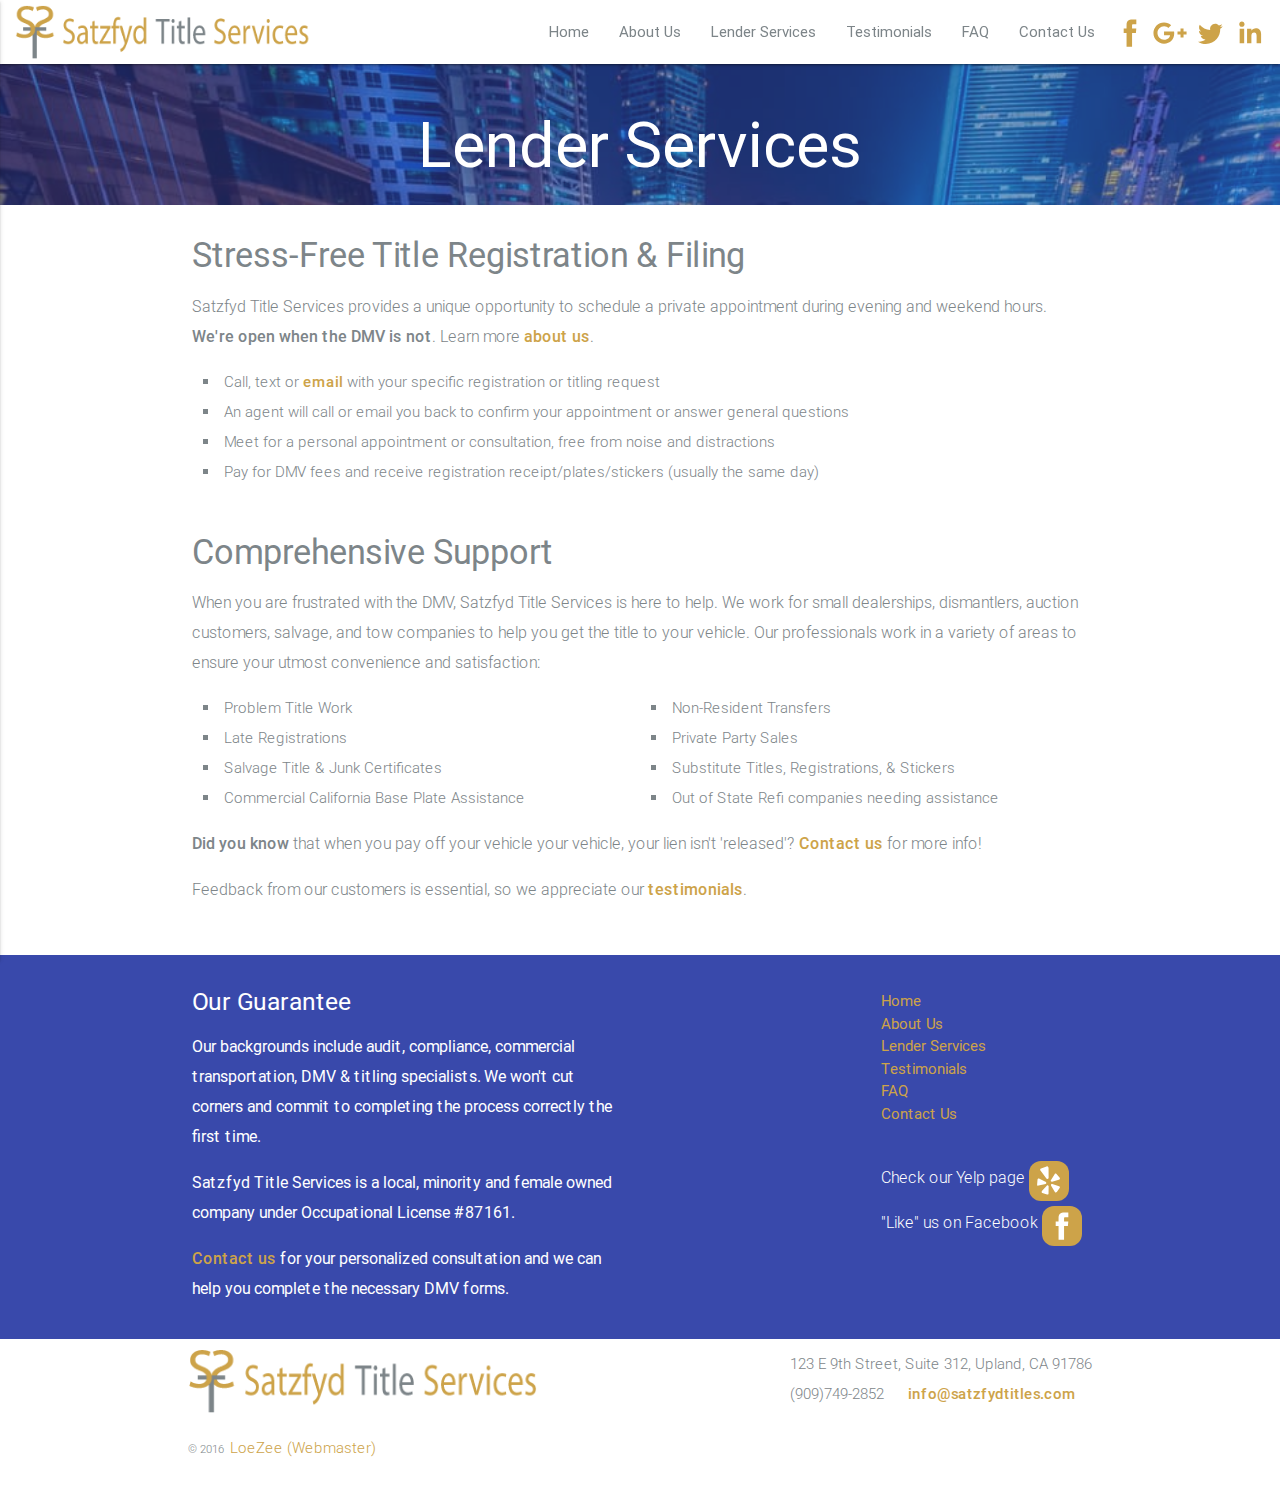
<file: lender_services.html>
<!DOCTYPE html>
<html lang="en">
<head>
  <meta http-equiv="Content-Type" content="text/html; charset=UTF-8"/>
  <meta name="viewport" content="width=device-width, initial-scale=1, maximum-scale=1.0, user-scalable=no"/>
  <meta name="DESCRIPTION" content="Receive personalized support obtaining your vehicle title when you contact our
  lender services company at (909) 749-2852 in Upland, CA.">
  <meta name="KEYWORDS" content="vehicle title, registration service, stickers, upland, fontana, pomona, chino,
  chino hills, montclair, claremont, rancho cucamonga, ontario, rialto, bloomington,
  riverside, redlands, auto tags, pink slip, dmv service, title transfer, salvage title,
  bond title, duplicate title, purchase used vehicle">
  <!-- <script type="text/javascript" src="http://detect.deviceatlas.com/redirect.js?d=http://satzfydtitles.com&m=http://msatzfydtitlescom.spmd.mobi"></script>  <script>
    (function(i,s,o,g,r,a,m){i['GoogleAnalyticsObject']=r;i[r]=i[r]||function(){
    (i[r].q=i[r].q||[]).push(arguments)},i[r].l=1*new Date();a=s.createElement(o),
    m=s.getElementsByTagName(o)[0];a.async=1;a.src=g;m.parentNode.insertBefore(a,m)
    })(window,document,'script','//www.google-analytics.com/analytics.js','ga');

    ga('create', 'UA-62389627-1', 'auto');
    ga('send', 'pageview');

  </script> -->
  <title>Lender Services</title>

  <!-- favicon -->
  <link rel="icon" href="img/favicon.ico" type="image/x-icon" />

  <!-- CSS  -->
  <link href="https://fonts.googleapis.com/icon?family=Material+Icons" rel="stylesheet">
  <link href="css/materialize.css" type="text/css" rel="stylesheet" media="screen,projection"/>
  <link href="css/style.css" type="text/css" rel="stylesheet" media="screen,projection"/>
  <link href="css/section_page.css" type="text/css" rel="stylesheet" media="screen,projection"/>
	<link rel="stylesheet" media="print" href="css/print.css"/>
</head>
<body>
  <nav class="white" role="navigation">
    <div class="nav-wrapper container">
      <a id="logo-container" href="/" class="brand-logo"><img src="img/logo.png" alt="Logo" title="Logo"></a>

      <ul class="right soc">
        <li>
          <a href="javascript:window.open('https://www.facebook.com/share.php?u=http://www.satzfydtitles.com/lender_services.html','mypopuptitle','width=500,height=400')" class="icon-10 facebook" title="Facebook">
            <svg viewBox="0 0 512 512">
              <path d="M211.9 197.4h-36.7v59.9h36.7V433.1h70.5V256.5h49.2l5.2-59.1h-54.4c0 0 0-22.1 0-33.7 0-13.9 2.8-19.5 16.3-19.5 10.9 0 38.2 0 38.2 0V82.9c0 0-40.2 0-48.8 0 -52.5 0-76.1 23.1-76.1 67.3C211.9 188.8 211.9 197.4 211.9 197.4z">
              </path>
            </svg><!--[if lt IE 9]><em>Facebook</em><![endif]-->
          </a>
        </li>
        <li>
          <a href="javascript:window.open('https://plus.google.com/share?url=http://www.satzfydtitles.com/lender_services.html','mypopuptitle','width=500,height=400')" class="icon-14 googleplus" title="GooglePlus">
            <svg viewBox="0 0 512 512">
              <path d="M179.7 237.6L179.7 284.2 256.7 284.2C253.6 304.2 233.4 342.9 179.7 342.9 133.4 342.9 95.6 304.4 95.6 257 95.6 209.6 133.4 171.1 179.7 171.1 206.1 171.1 223.7 182.4 233.8 192.1L270.6 156.6C247 134.4 216.4 121 179.7 121 104.7 121 44 181.8 44 257 44 332.2 104.7 393 179.7 393 258 393 310 337.8 310 260.1 310 251.2 309 244.4 307.9 237.6L179.7 237.6 179.7 237.6ZM468 236.7L429.3 236.7 429.3 198 390.7 198 390.7 236.7 352 236.7 352 275.3 390.7 275.3 390.7 314 429.3 314 429.3 275.3 468 275.3">
              </path>
            </svg><!--[if lt IE 9]><em>GooglePlus</em><![endif]-->
          </a>
        </li>
        <li>
          <a href="javascript:window.open('https://twitter.com/intent/tweet?text=http%3A%2F%2Fwww.satzfydtitles.com%2Flender_services.html&source=webclient','mypopuptitle','width=500,height=400')" class="icon-26 twitter" title="Twitter">
            <svg viewBox="0 0 512 512">
              <path d="M419.6 168.6c-11.7 5.2-24.2 8.7-37.4 10.2 13.4-8.1 23.8-20.8 28.6-36 -12.6 7.5-26.5 12.9-41.3 15.8 -11.9-12.6-28.8-20.6-47.5-20.6 -42 0-72.9 39.2-63.4 79.9 -54.1-2.7-102.1-28.6-134.2-68 -17 29.2-8.8 67.5 20.1 86.9 -10.7-0.3-20.7-3.3-29.5-8.1 -0.7 30.2 20.9 58.4 52.2 64.6 -9.2 2.5-19.2 3.1-29.4 1.1 8.3 25.9 32.3 44.7 60.8 45.2 -27.4 21.4-61.8 31-96.4 27 28.8 18.5 63 29.2 99.8 29.2 120.8 0 189.1-102.1 185-193.6C399.9 193.1 410.9 181.7 419.6 168.6z">
              </path>
            </svg><!--[if lt IE 9]><em>Twitter</em><![endif]-->
          </a>
        </li>
        <li>
          <a href="javascript:window.open('https://www.linkedin.com/shareArticle?mini=true&url=http://www.satzfydtitles.com/lender_services.html','mypopuptitle','width=500,height=400')" class="icon-17 linkedin" title="LinkedIn">
            <svg viewBox="0 0 512 512">
              <path d="M186.4 142.4c0 19-15.3 34.5-34.2 34.5 -18.9 0-34.2-15.4-34.2-34.5 0-19 15.3-34.5 34.2-34.5C171.1 107.9 186.4 123.4 186.4 142.4zM181.4 201.3h-57.8V388.1h57.8V201.3zM273.8 201.3h-55.4V388.1h55.4c0 0 0-69.3 0-98 0-26.3 12.1-41.9 35.2-41.9 21.3 0 31.5 15 31.5 41.9 0 26.9 0 98 0 98h57.5c0 0 0-68.2 0-118.3 0-50-28.3-74.2-68-74.2 -39.6 0-56.3 30.9-56.3 30.9v-25.2H273.8z">
              </path>
            </svg><!--[if lt IE 9]><em>LinkedIn</em><![endif]-->
          </a>
        </li>
      </ul>
      <ul class="right hide-on-med-and-down">
        <li><a href="/">Home</a></li>
        <li><a href="index.html#about">About Us</a></li>
        <li><a href="lender_services.html">Lender Services</a></li>
        <li><a href="testimonials.html">Testimonials</a></li>
        <li><a href="faq.html">FAQ</a></li>
        <li><a href="contact.html">Contact Us</a></li>
      </ul>

      <ul id="nav-mobile" class="side-nav">
        <li><a href="/">Home</a></li>
        <li><a href="index.html#about">About Us</a></li>
        <li><a href="lender_services.html">Lender Services</a></li>
        <li><a href="testimonials.html">Testimonials</a></li>
        <li><a href="faq.html">FAQ</a></li>
        <li><a href="contact.html">Contact Us</a></li>
        <li class="socLi">
          <a href="https://www.facebook.com/share.php?u=http://www.satzfydtitles.com/lender_services.html" class="icon-10 facebook" title="Facebook" target="_blank">
            <svg viewBox="0 0 512 512">
              <path d="M211.9 197.4h-36.7v59.9h36.7V433.1h70.5V256.5h49.2l5.2-59.1h-54.4c0 0 0-22.1 0-33.7 0-13.9 2.8-19.5 16.3-19.5 10.9 0 38.2 0 38.2 0V82.9c0 0-40.2 0-48.8 0 -52.5 0-76.1 23.1-76.1 67.3C211.9 188.8 211.9 197.4 211.9 197.4z">
              </path>
            </svg><!--[if lt IE 9]><em>Facebook</em><![endif]-->
          </a>
        </li>
        <li class="socLi">
          <a href="https://plus.google.com/share?url=http://www.satzfydtitles.com/lender_services.html" class="icon-14 googleplus" title="GooglePlus" target="_blank">
            <svg viewBox="0 0 512 512">
              <path d="M179.7 237.6L179.7 284.2 256.7 284.2C253.6 304.2 233.4 342.9 179.7 342.9 133.4 342.9 95.6 304.4 95.6 257 95.6 209.6 133.4 171.1 179.7 171.1 206.1 171.1 223.7 182.4 233.8 192.1L270.6 156.6C247 134.4 216.4 121 179.7 121 104.7 121 44 181.8 44 257 44 332.2 104.7 393 179.7 393 258 393 310 337.8 310 260.1 310 251.2 309 244.4 307.9 237.6L179.7 237.6 179.7 237.6ZM468 236.7L429.3 236.7 429.3 198 390.7 198 390.7 236.7 352 236.7 352 275.3 390.7 275.3 390.7 314 429.3 314 429.3 275.3 468 275.3">
              </path>
            </svg><!--[if lt IE 9]><em>GooglePlus</em><![endif]-->
          </a>
        </li>
        <li class="socLi">
          <a href="https://twitter.com/intent/tweet?text=http%3A%2F%2Fwww.satzfydtitles.com%2Flender_services.html&source=webclient" class="icon-26 twitter" title="Twitter" target="_blank">
            <svg viewBox="0 0 512 512">
              <path d="M419.6 168.6c-11.7 5.2-24.2 8.7-37.4 10.2 13.4-8.1 23.8-20.8 28.6-36 -12.6 7.5-26.5 12.9-41.3 15.8 -11.9-12.6-28.8-20.6-47.5-20.6 -42 0-72.9 39.2-63.4 79.9 -54.1-2.7-102.1-28.6-134.2-68 -17 29.2-8.8 67.5 20.1 86.9 -10.7-0.3-20.7-3.3-29.5-8.1 -0.7 30.2 20.9 58.4 52.2 64.6 -9.2 2.5-19.2 3.1-29.4 1.1 8.3 25.9 32.3 44.7 60.8 45.2 -27.4 21.4-61.8 31-96.4 27 28.8 18.5 63 29.2 99.8 29.2 120.8 0 189.1-102.1 185-193.6C399.9 193.1 410.9 181.7 419.6 168.6z">
              </path>
            </svg><!--[if lt IE 9]><em>Twitter</em><![endif]-->
          </a>
        </li>
        <li class="socLi">
          <a href="https://www.linkedin.com/shareArticle?mini=true&url=http://www.satzfydtitles.com/lender_services.html" class="icon-17 linkedin" title="LinkedIn" target="_blank">
            <svg viewBox="0 0 512 512">
              <path d="M186.4 142.4c0 19-15.3 34.5-34.2 34.5 -18.9 0-34.2-15.4-34.2-34.5 0-19 15.3-34.5 34.2-34.5C171.1 107.9 186.4 123.4 186.4 142.4zM181.4 201.3h-57.8V388.1h57.8V201.3zM273.8 201.3h-55.4V388.1h55.4c0 0 0-69.3 0-98 0-26.3 12.1-41.9 35.2-41.9 21.3 0 31.5 15 31.5 41.9 0 26.9 0 98 0 98h57.5c0 0 0-68.2 0-118.3 0-50-28.3-74.2-68-74.2 -39.6 0-56.3 30.9-56.3 30.9v-25.2H273.8z">
              </path>
            </svg><!--[if lt IE 9]><em>LinkedIn</em><![endif]-->
          </a>
        </li>
      </ul>

      <a href="#" data-activates="nav-mobile" class="button-collapse"><i class="material-icons">menu</i></a>
    </div>
  </nav>


  <div id="index-banner" class="parallax-container">
    <div class="section no-pad-bot">
      <div class="container">
        <h1 class="header center">Lender Services</h1>
      </div>
    </div>
    <div class="parallax sectionImage1"><img src="img/roadNightLights.jpg" alt="Night Freeway" title="Night Freeway"></div>
  </div>


  <div class="container sectContain">
    <div class="section sectionPage">

      <div class="row">
        <div class="col s12">
          <h4>Stress-Free Title Registration &amp; Filing</h4>
          <p class="left-align light">Satzfyd Title Services provides a unique opportunity to schedule
            a private appointment during evening and weekend hours. <strong>We're open when the DMV is not</strong>. Learn more
            <a href="index.html#about" target="_self">about us</a>.
          </p>
          <ul class="col s12 l12 m12 light">
            <li>Call, text or <a target="_self" href="mailto:satzfydtitles@yahoo.com">email</a> with your specific registration or titling request</li>
            <li>An agent will call or email you back to confirm your appointment or answer general questions</li>
            <li>Meet for a personal appointment or consultation, free from noise and distractions</li>
            <li>Pay for DMV fees and receive registration receipt/plates/stickers (usually the same day)</li>
          </ul>
          <h4>Comprehensive Support</h4>
          <p class="left-align light">When you are frustrated with the DMV, Satzfyd Title Services is here to help.
            We work for small dealerships, dismantlers, auction customers, salvage, and tow companies to help you
            get the title to your vehicle. Our professionals work in a variety of areas to ensure your utmost
            convenience and satisfaction:
          </p>
          <ul class="col s12 l6 light">
            <li>Problem Title Work</li>
            <li>Late Registrations</li>
            <li>Salvage Title &amp; Junk Certificates</li>
            <li>Commercial California Base Plate Assistance</li>
          </ul>
          <ul class="col s12 l6 light">
            <li>Non-Resident Transfers</li>
            <li>Private Party Sales</li>
            <li>Substitute Titles, Registrations, &amp; Stickers</li>
            <li>Out of State Refi companies needing assistance</li>
          </ul>
          <p class="left-align light"><strong>Did you know</strong> that when you pay off your vehicle your vehicle, your
            lien isn't 'released'? <a href="contact.html" target="_blank">Contact us</a>
            for more info!
          </p>
          <p class="left-align light">Feedback from our customers is essential, so we appreciate our
            <a href="testimonials.html" target="_self">testimonials</a>.
          </p>
        </div>
      </div>
    </div>
  </div>


  <footer class="page-footer">
    <div class="container">
      <div class="row">
        <div class="col l6 s12">
          <h5 class="white-text">Our Guarantee</h5>
          <p class="white-text">Our backgrounds include audit, compliance, commercial transportation, DMV &
            titling specialists. We won't cut corners and commit to completing the process correctly the first
            time.<p>
          <p class="white-text">Satzfyd Title Services is a local, minority and female owned company under
            Occupational License #87161.</p>
          <p class="white-text"><a id="contactLink" href="contact.html">Contact us</a> for your personalized
            consultation and we can help you complete the necessary DMV forms.</p>
        </div>
        <div class="col l3 s12">
        </div>
        <div class="col l3 s12">
          <ul>
            <li><a class="white-text" href="/">Home</a></li>
            <li><a class="white-text" href="index.html#about">About Us</a></li>
            <li><a class="white-text" href="lender_services.html">Lender Services</a></li>
            <li><a class="white-text" href="testimonials.html">Testimonials</a></li>
            <li><a class="white-text" href="faq.html">FAQ</a></li>
            <li><a class="white-text" href="contact.html">Contact Us</a></li>
          </ul>
        </div>

        <div class="col s12 l3">
        </div>

        <div class="col s12 m12 l3 contactSocial left-align">
            <p class="light">
              <span>Check our Yelp page
                <a target="_blank" href="https://www.yelp.com/biz/satzfyd-title-services-upland-2" class="icon-29 yelp" title="Yelp">
                  <svg viewBox="0 0 512 512">
                    <path d="M284.1 298.4c-6.1 6.1-0.9 17.3-0.9 17.3l45.8 76.4c0 0 7.5 10.1 14 10.1 6.5 0 13-5.4 13-5.4l36.2-51.7c0 0 3.6-6.5 3.7-12.2 0.1-8.1-12.1-10.4-12.1-10.4l-85.7-27.5C298.1 294.9 289.7 292.7 284.1 298.4L284.1 298.4zM279.7 259.8c4.4 7.4 16.5 5.3 16.5 5.3l85.5-25c0 0 11.6-4.7 13.3-11.1 1.6-6.3-1.9-13.9-1.9-13.9L352.2 167c0 0-3.5-6.1-10.9-6.7 -8.1-0.7-13.1 9.1-13.1 9.1l-48.3 76C280 245.4 275.7 253 279.7 259.8L279.7 259.8zM239.4 230.2c10.1-2.5 11.7-17.1 11.7-17.1l-0.7-121.7c0 0-1.5-15-8.3-19.1 -10.6-6.4-13.7-3.1-16.7-2.6l-71 26.4c0 0-6.9 2.3-10.6 8.1 -5.2 8.2 5.3 20.2 5.3 20.2L222.8 225C222.8 225 230.1 232.5 239.4 230.2L239.4 230.2zM221.8 279.5c0.3-9.4-11.3-15-11.3-15l-76.3-38.5c0 0-11.3-4.7-16.8-1.4 -4.2 2.5-7.9 7-8.3 11l-5 61.2c0 0-0.7 10.6 2 15.4 3.9 6.8 16.7 2.1 16.7 2.1l89.1-19.7C215.4 292.1 221.5 291.9 221.8 279.5L221.8 279.5zM244 312.5c-7.6-3.9-16.8 4.2-16.8 4.2l-59.6 65.6c0 0-7.4 10-5.5 16.2 1.8 5.8 4.7 8.6 8.9 10.7l59.9 18.9c0 0 7.3 1.5 12.8-0.1 7.8-2.3 6.4-14.5 6.4-14.5l1.4-88.9C251.3 324.6 251 316.1 244 312.5L244 312.5zM244 312.5">
                    </path>
                  </svg><!--[if lt IE 9]><em>Yelp</em><![endif]-->
                </a>
              </span>
              <span>"Like" us on Facebook
                <a target="_blank" href="https://facebook.com/satzfydtitles" class="icon-10 facebook" title="Facebook">
                  <svg viewBox="0 0 512 512">
                    <path d="M211.9 197.4h-36.7v59.9h36.7V433.1h70.5V256.5h49.2l5.2-59.1h-54.4c0 0 0-22.1 0-33.7 0-13.9 2.8-19.5 16.3-19.5 10.9 0 38.2 0 38.2 0V82.9c0 0-40.2 0-48.8 0 -52.5 0-76.1 23.1-76.1 67.3C211.9 188.8 211.9 197.4 211.9 197.4z">
                    </path>
                  </svg><!--[if lt IE 9]><em>Facebook</em><![endif]-->
                </a>
              </span>
            </p>
          </div>

      </div>
    </div>
    <div class="footer-copyright indigo darken-1">
      <div class="container">
        <div class="col s12 m3 right">
          <div class="row address">123 E 9th Street, Suite 312, Upland, CA 91786</div>
          <div class="row combo">
            <span class="phone">(909)749-2852</span>
            <span class="email"><a href="mailto:info@satzfydtitles.com">info@satzfydtitles.com</a></span>
          </div>
        </div>
        <div class="col s12 m3 left">
          <div class="row footerLogo">
            <a id="logo-container" href="/" class="brand-logo"><img src="img/logo.png" alt="Logo" title="Logo"></a>
          </div>
          <!-- Website Created and Styled using MaterializeCSS.com -->
          <div class="row"><small>&copy; 2016 &nbsp;<a href="mailto:lzanott2.du.edu@gmail.com">LoeZee (Webmaster)</a></small></div>
        </div>
      </div>
    </div>
  </footer>



  <!--  Scripts-->
  <script src="https://code.jquery.com/jquery-2.1.1.min.js"></script>
  <script src="js/materialize.js"></script>
  <script src="js/init.js"></script>

  </body>
</html>
</file>
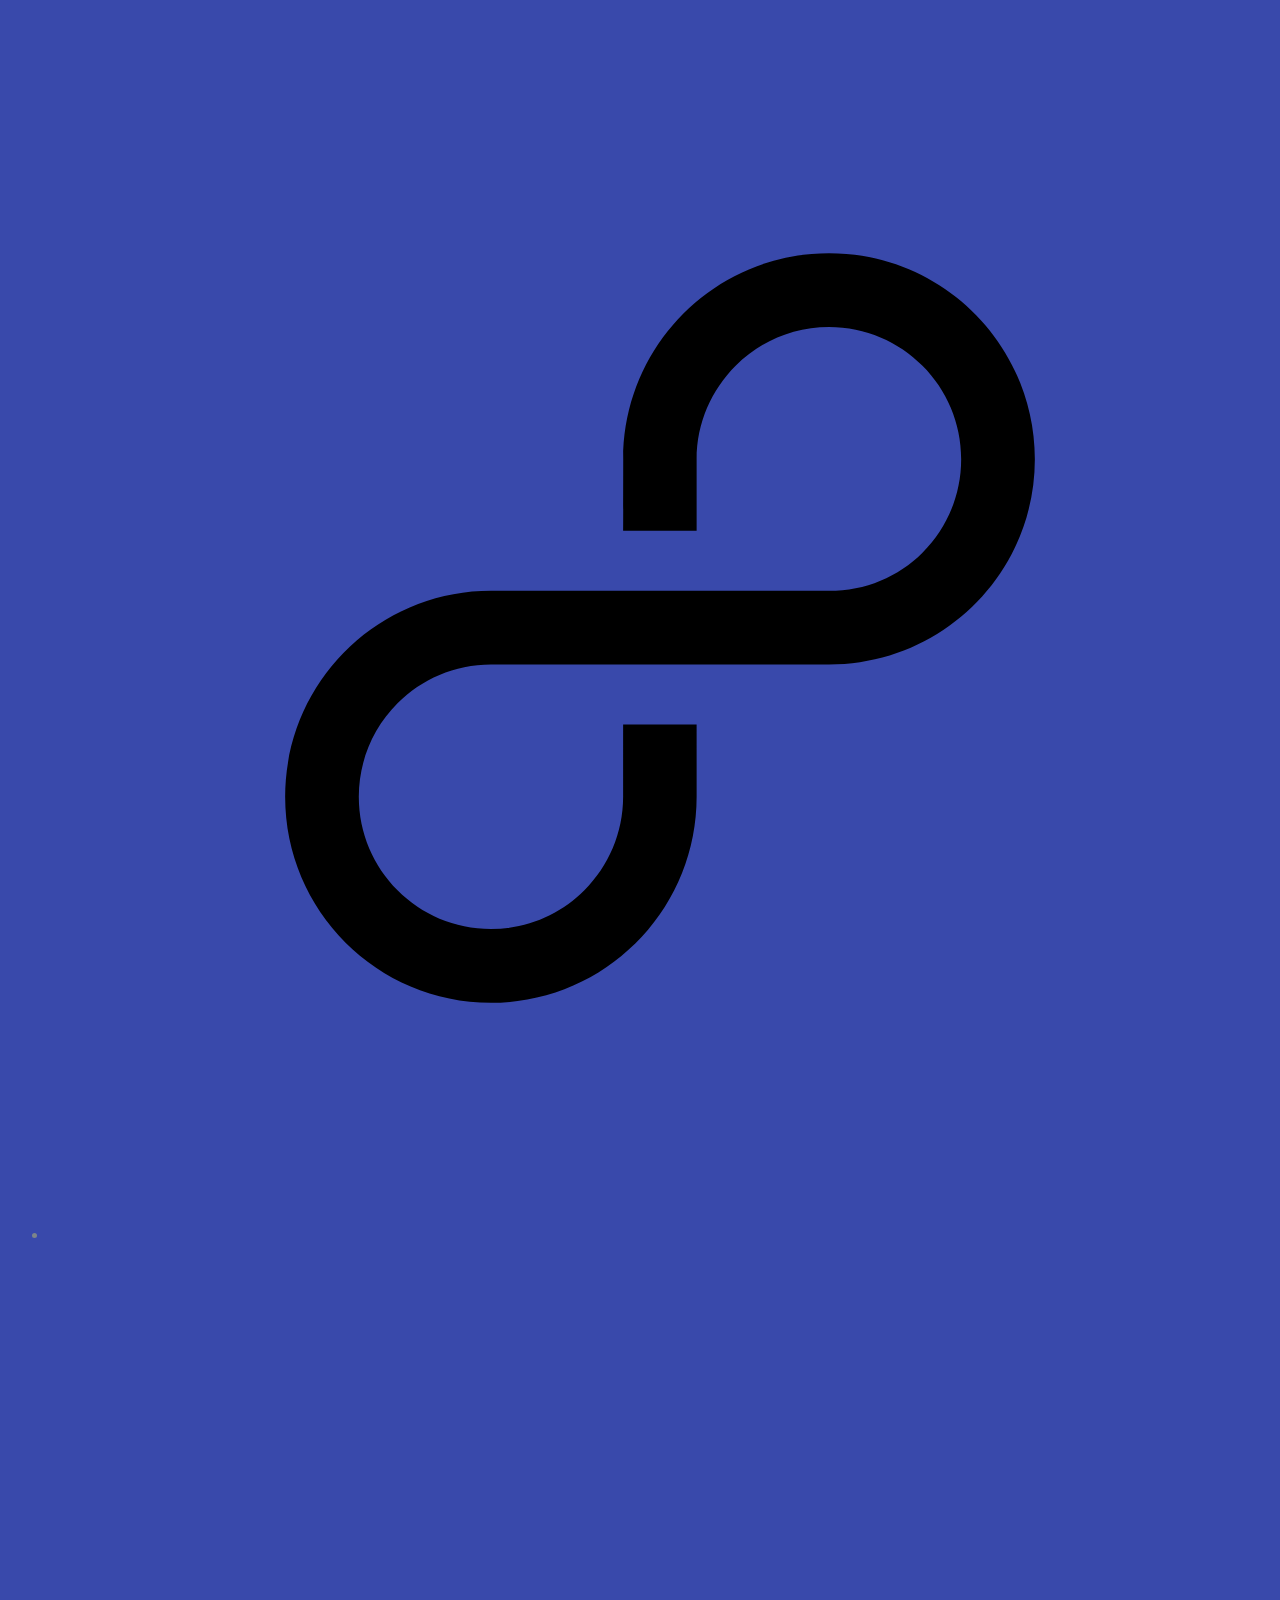
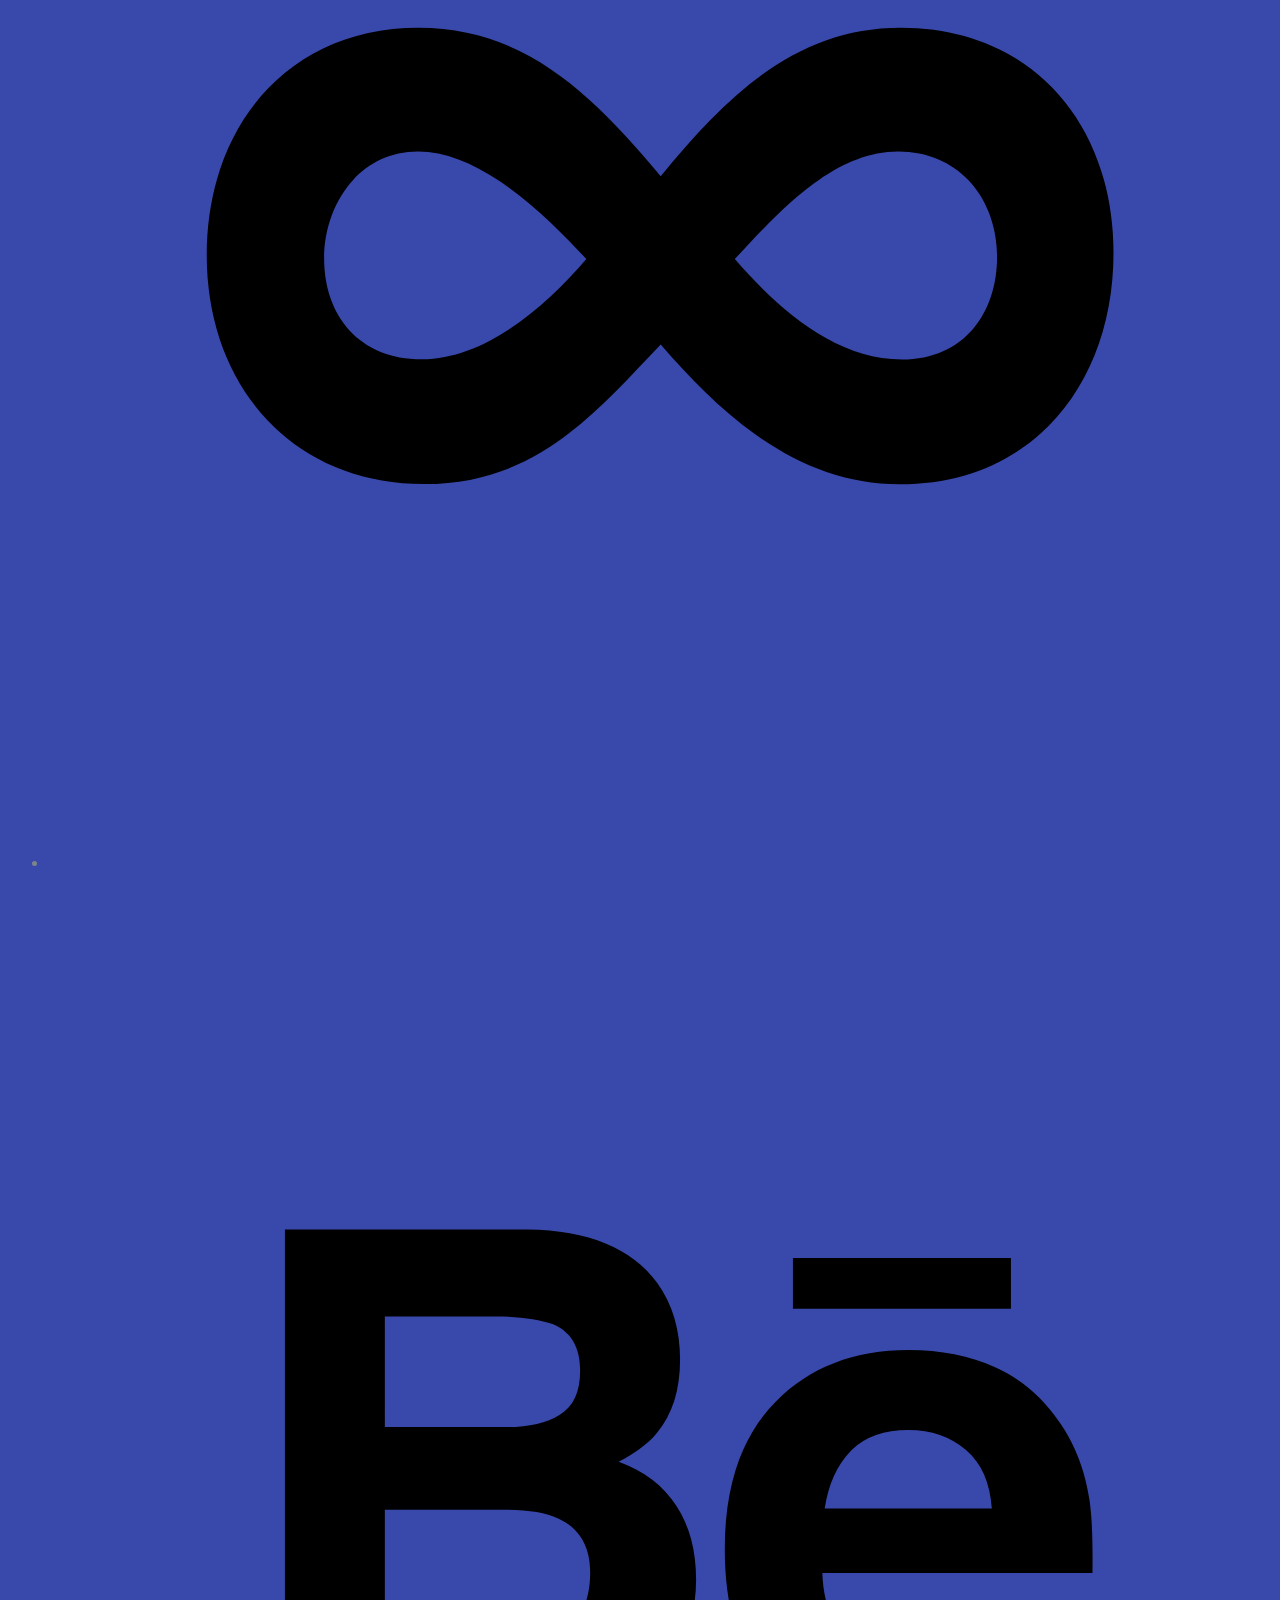
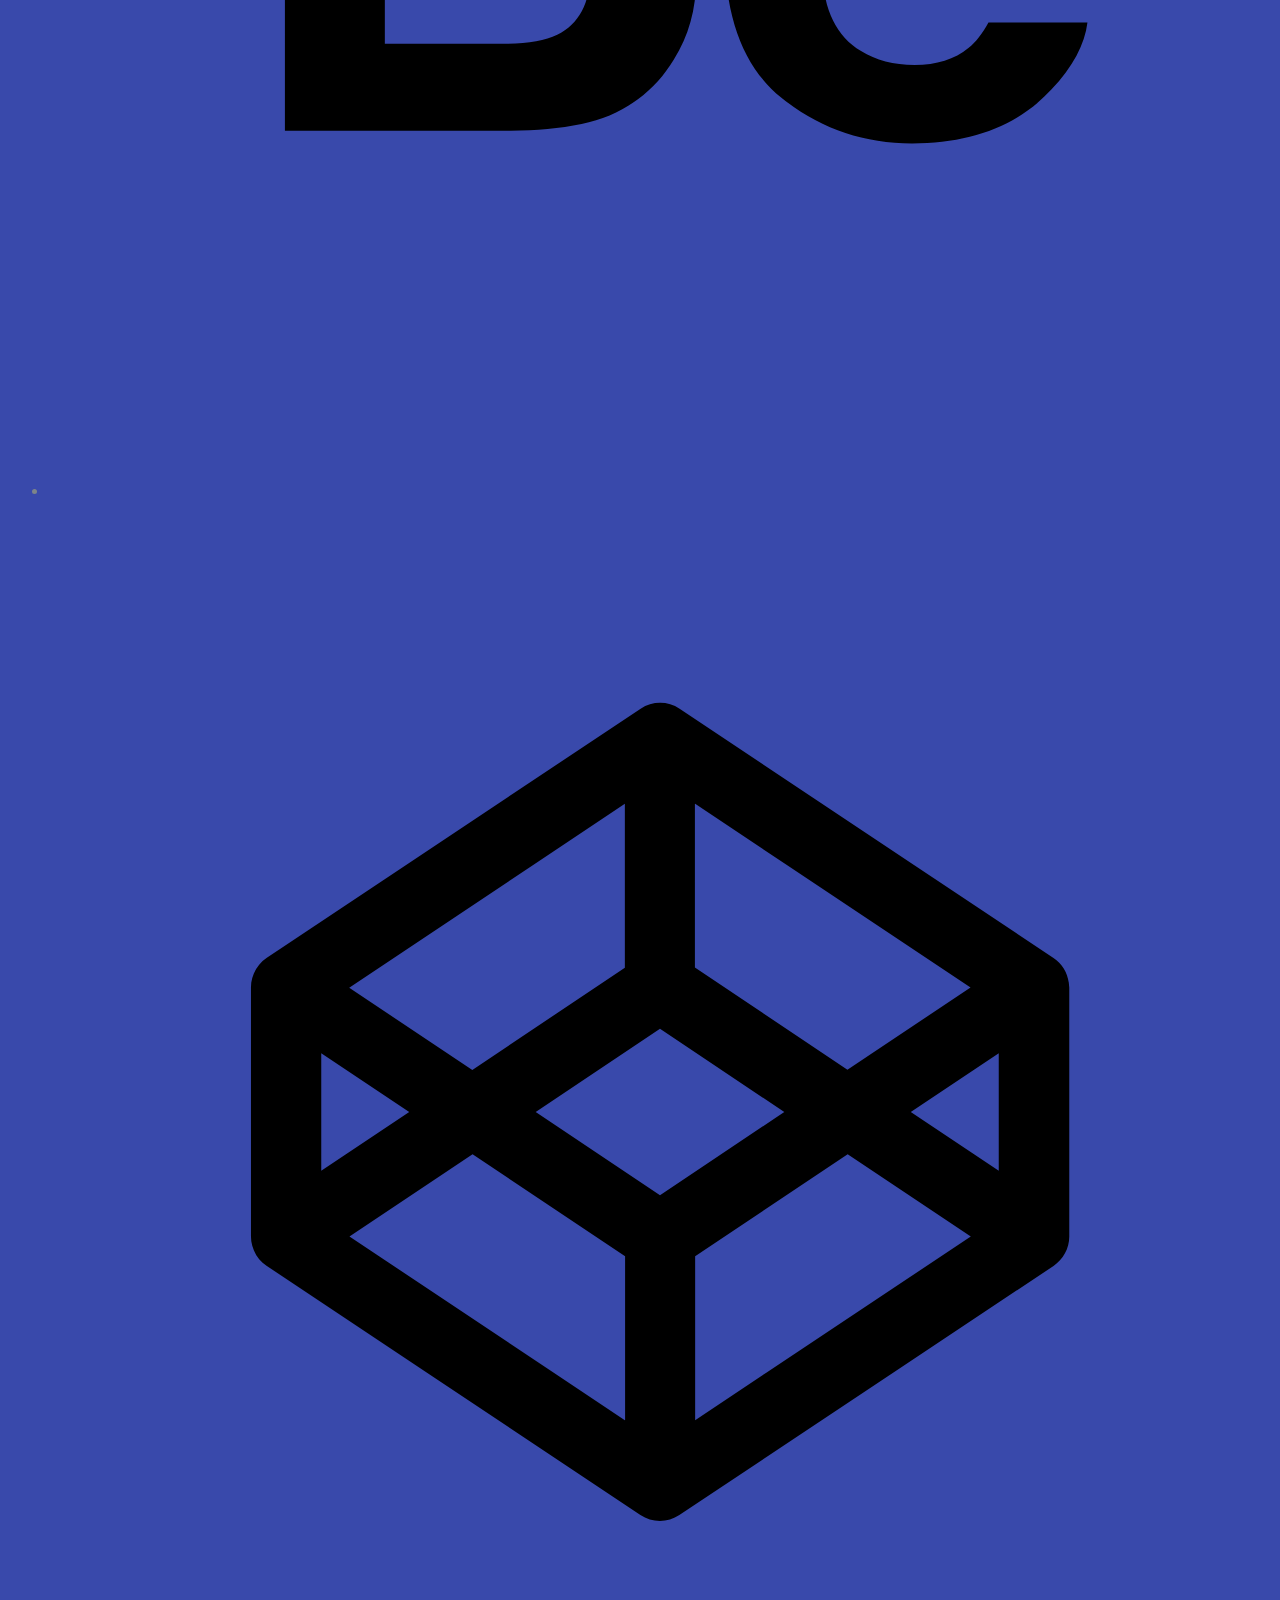
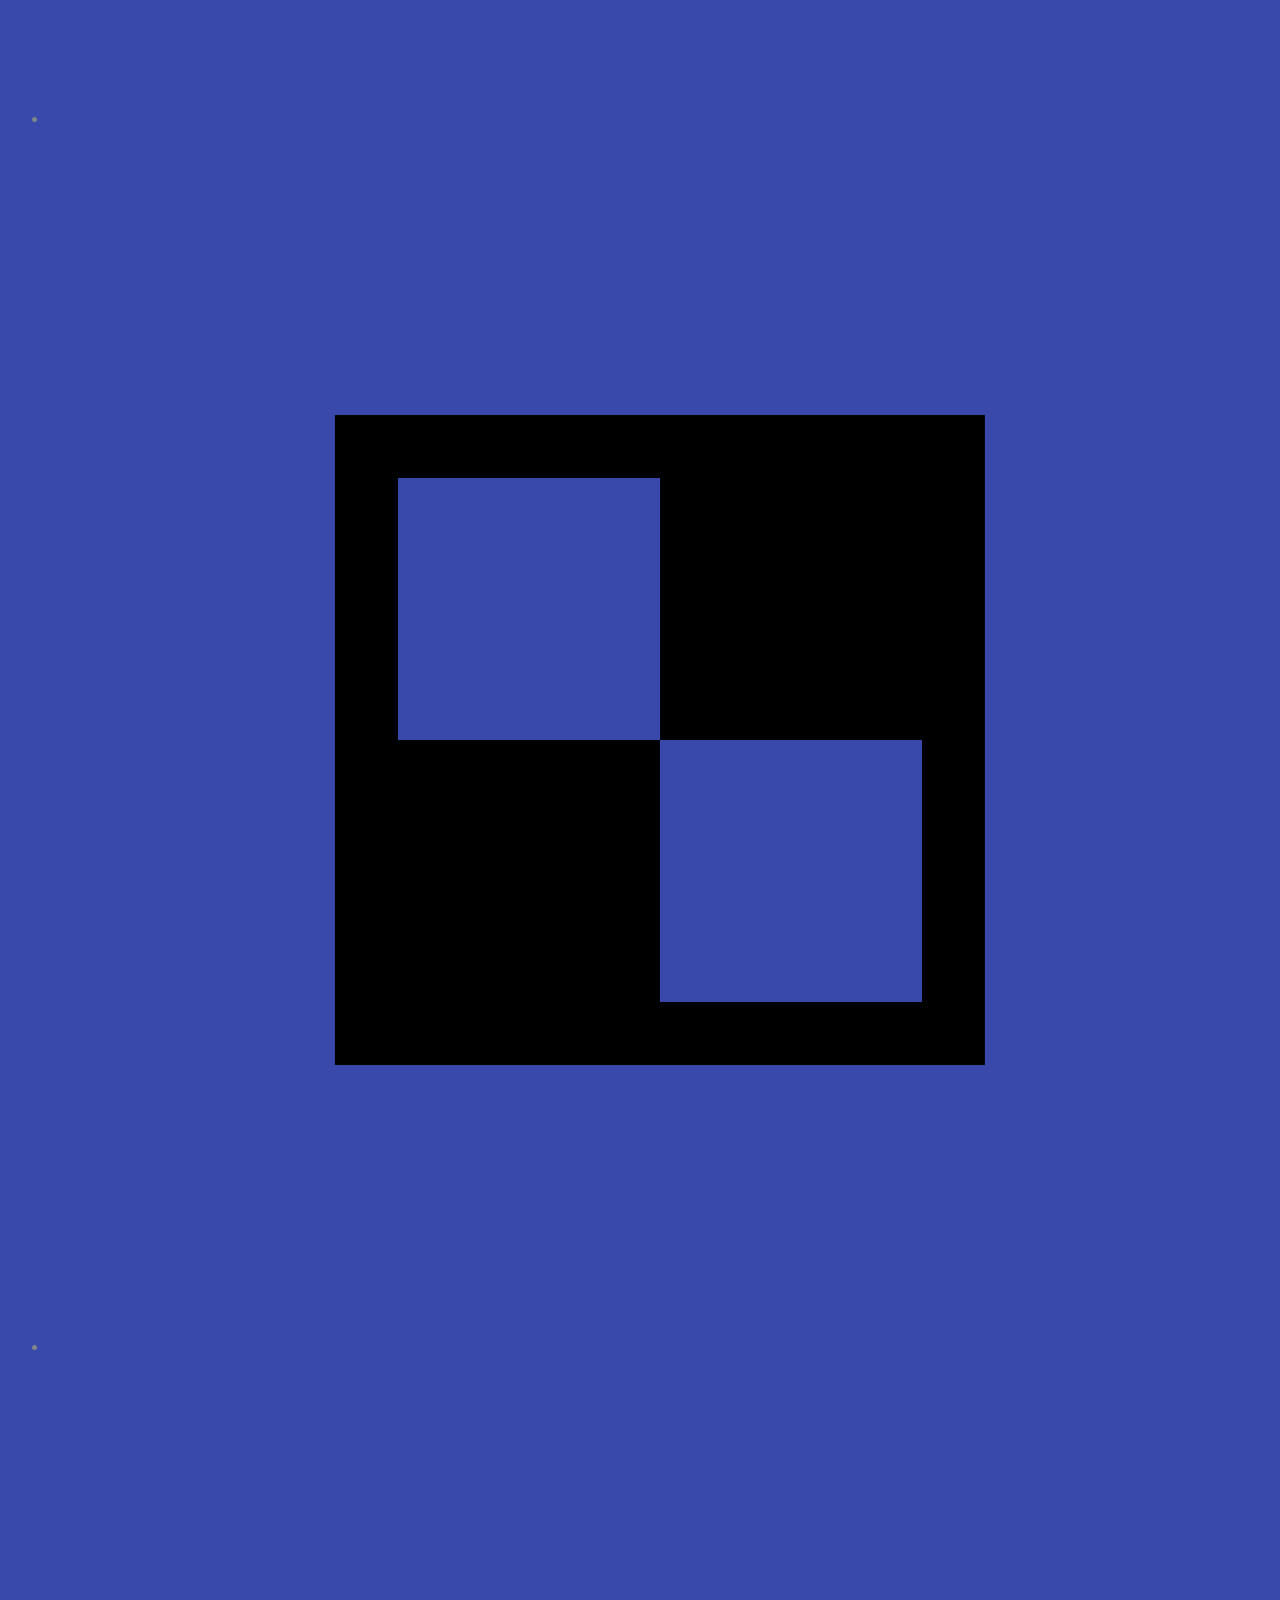
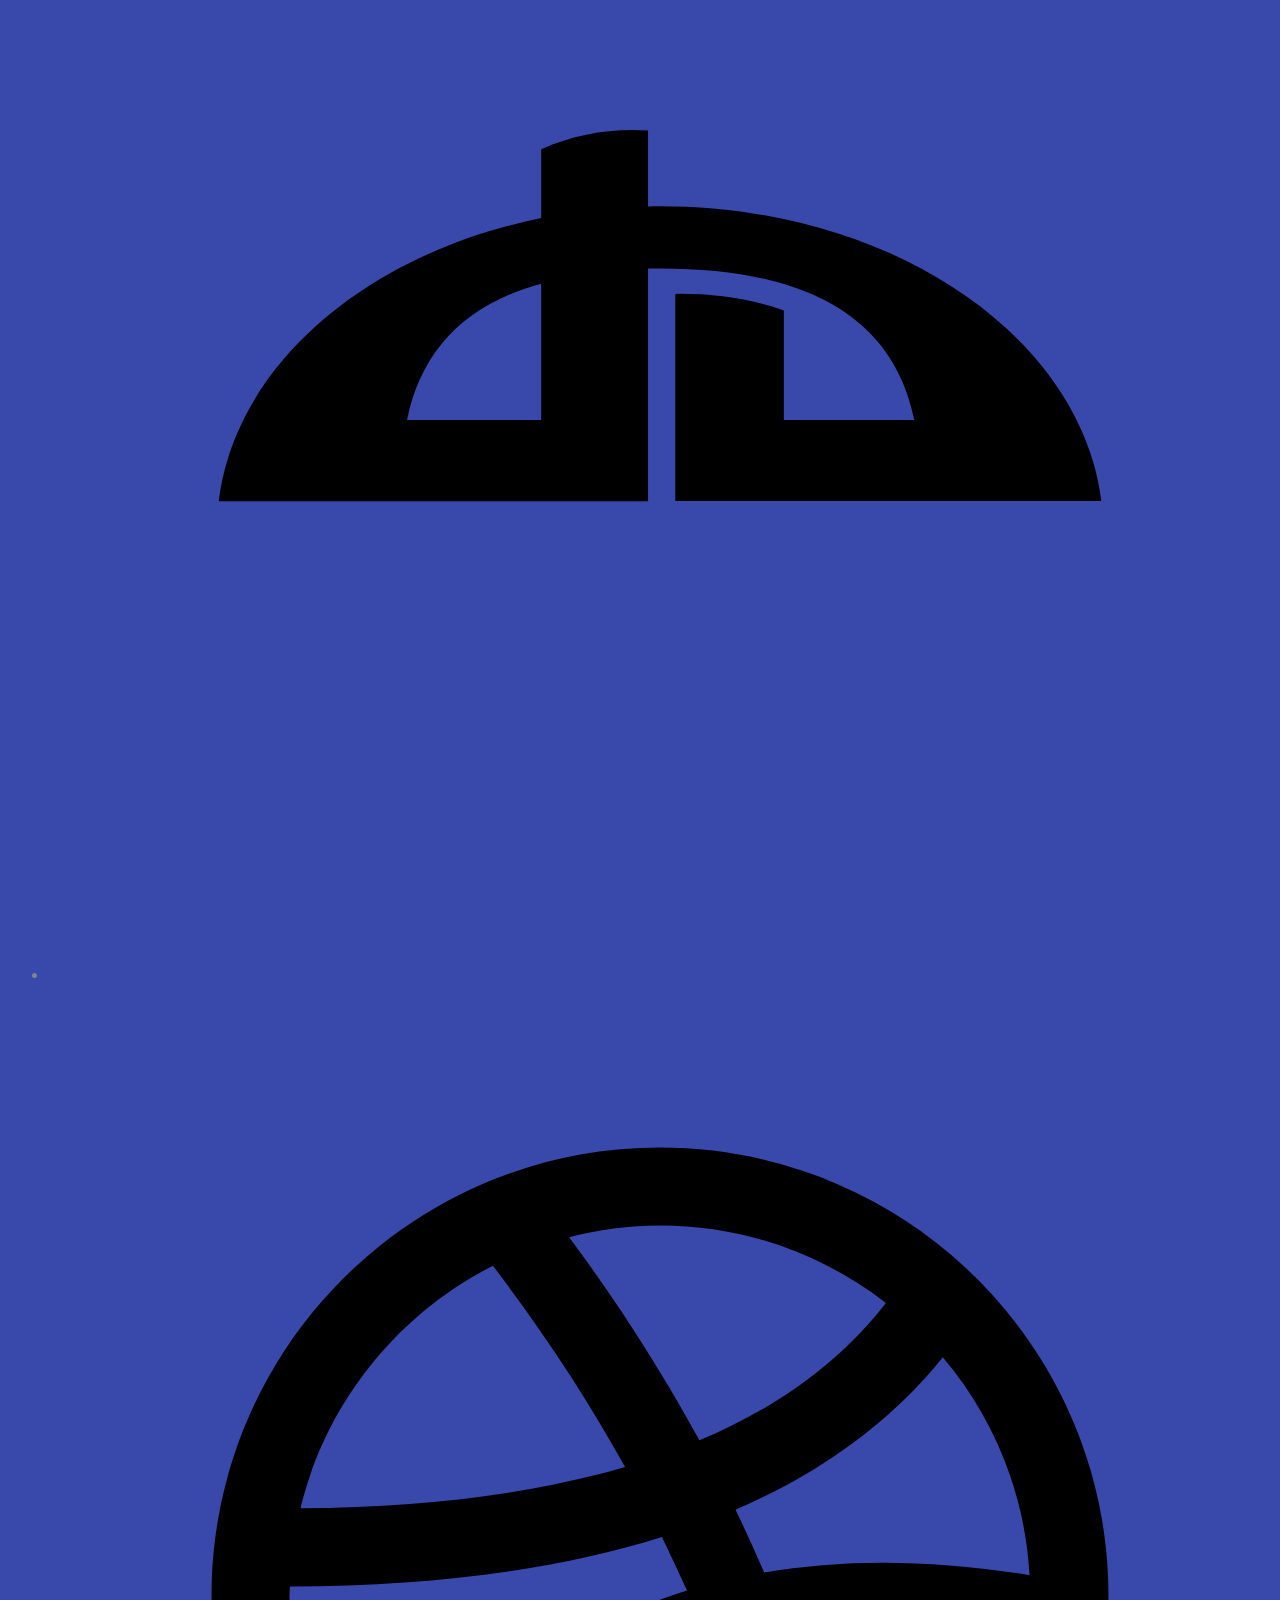
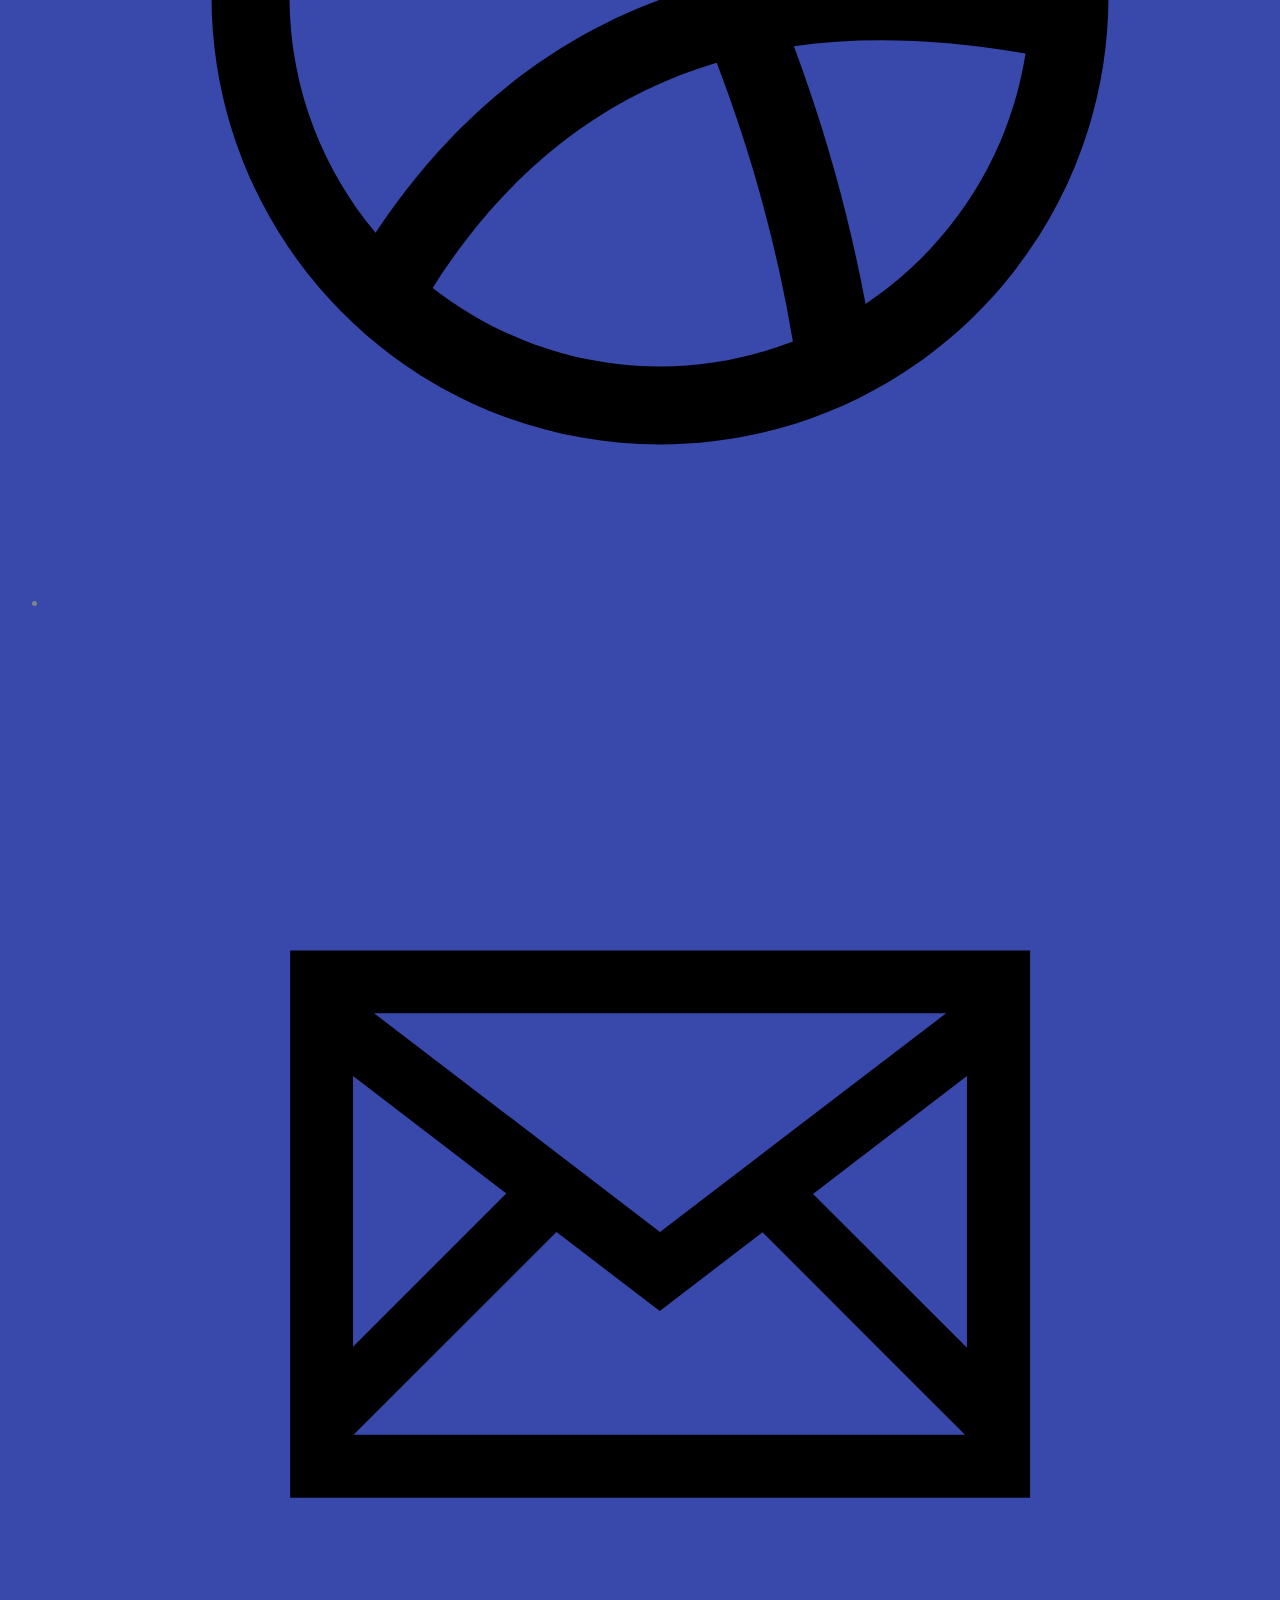
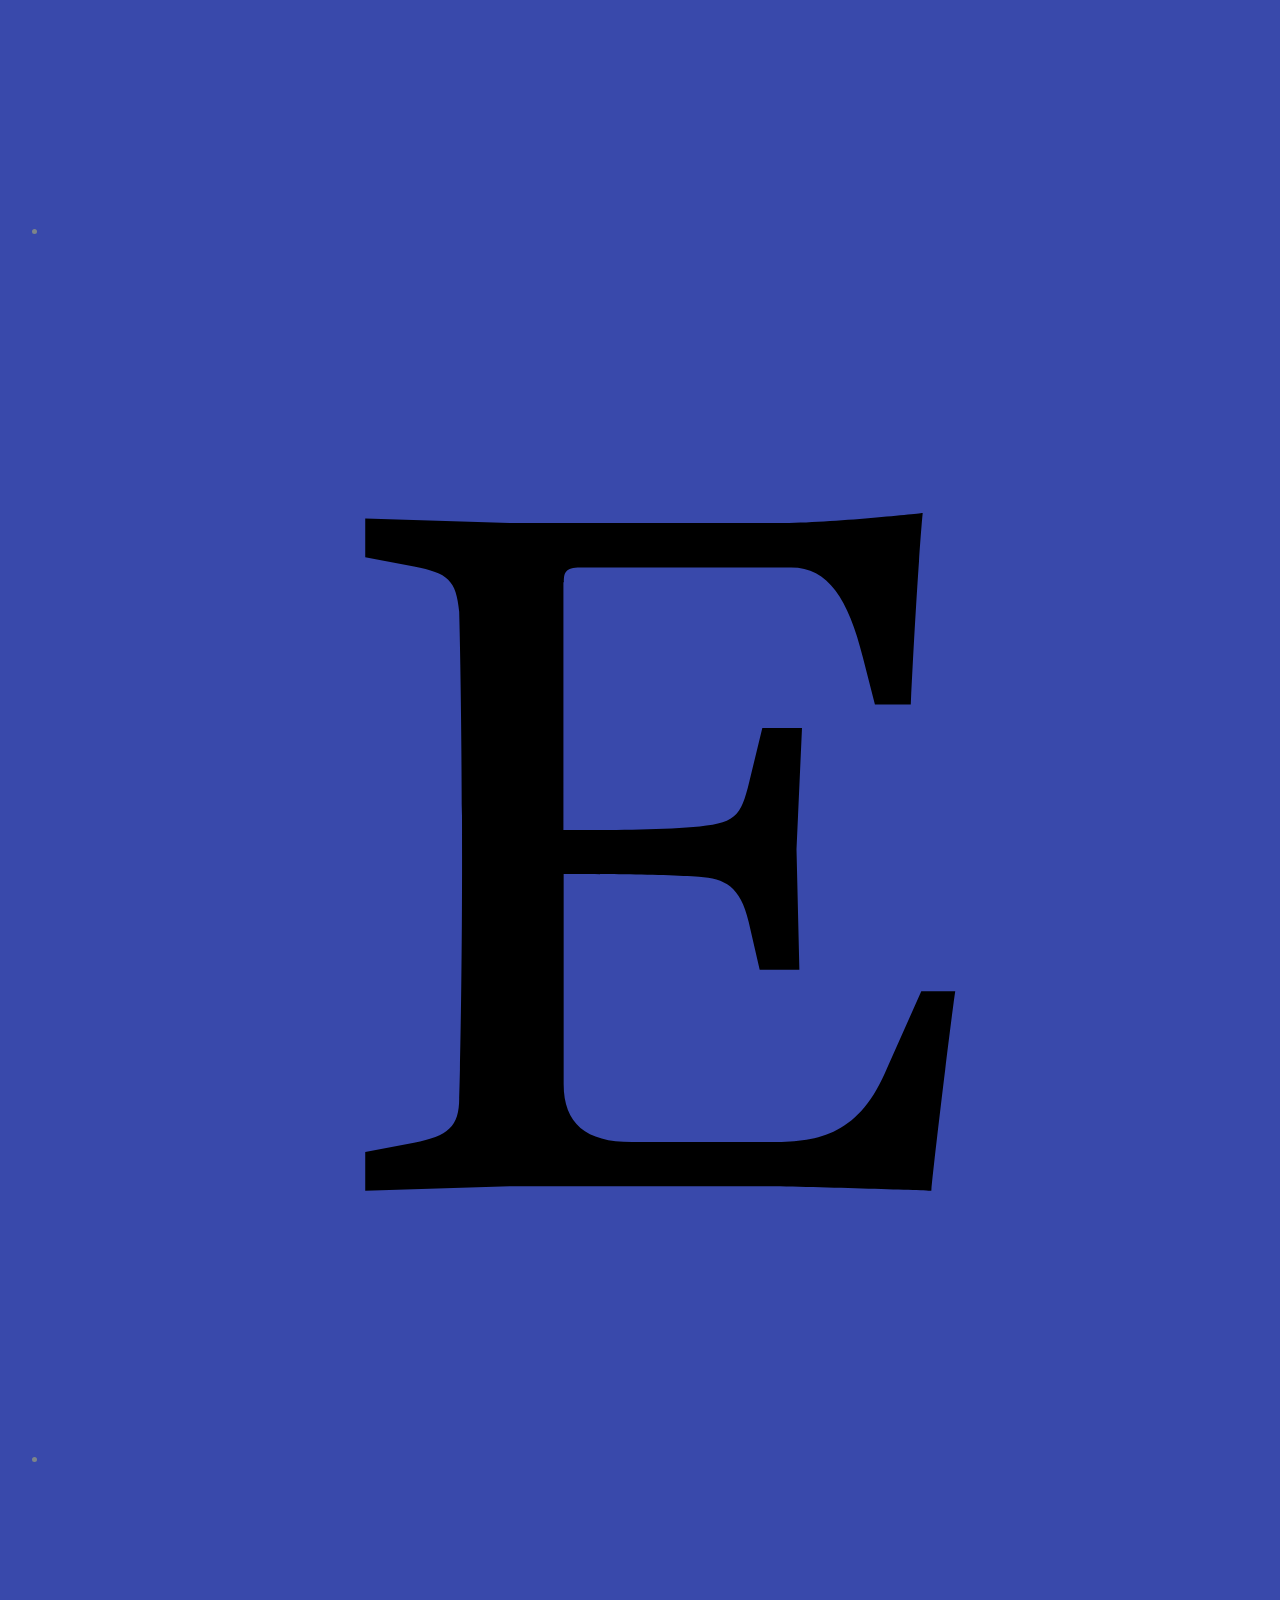
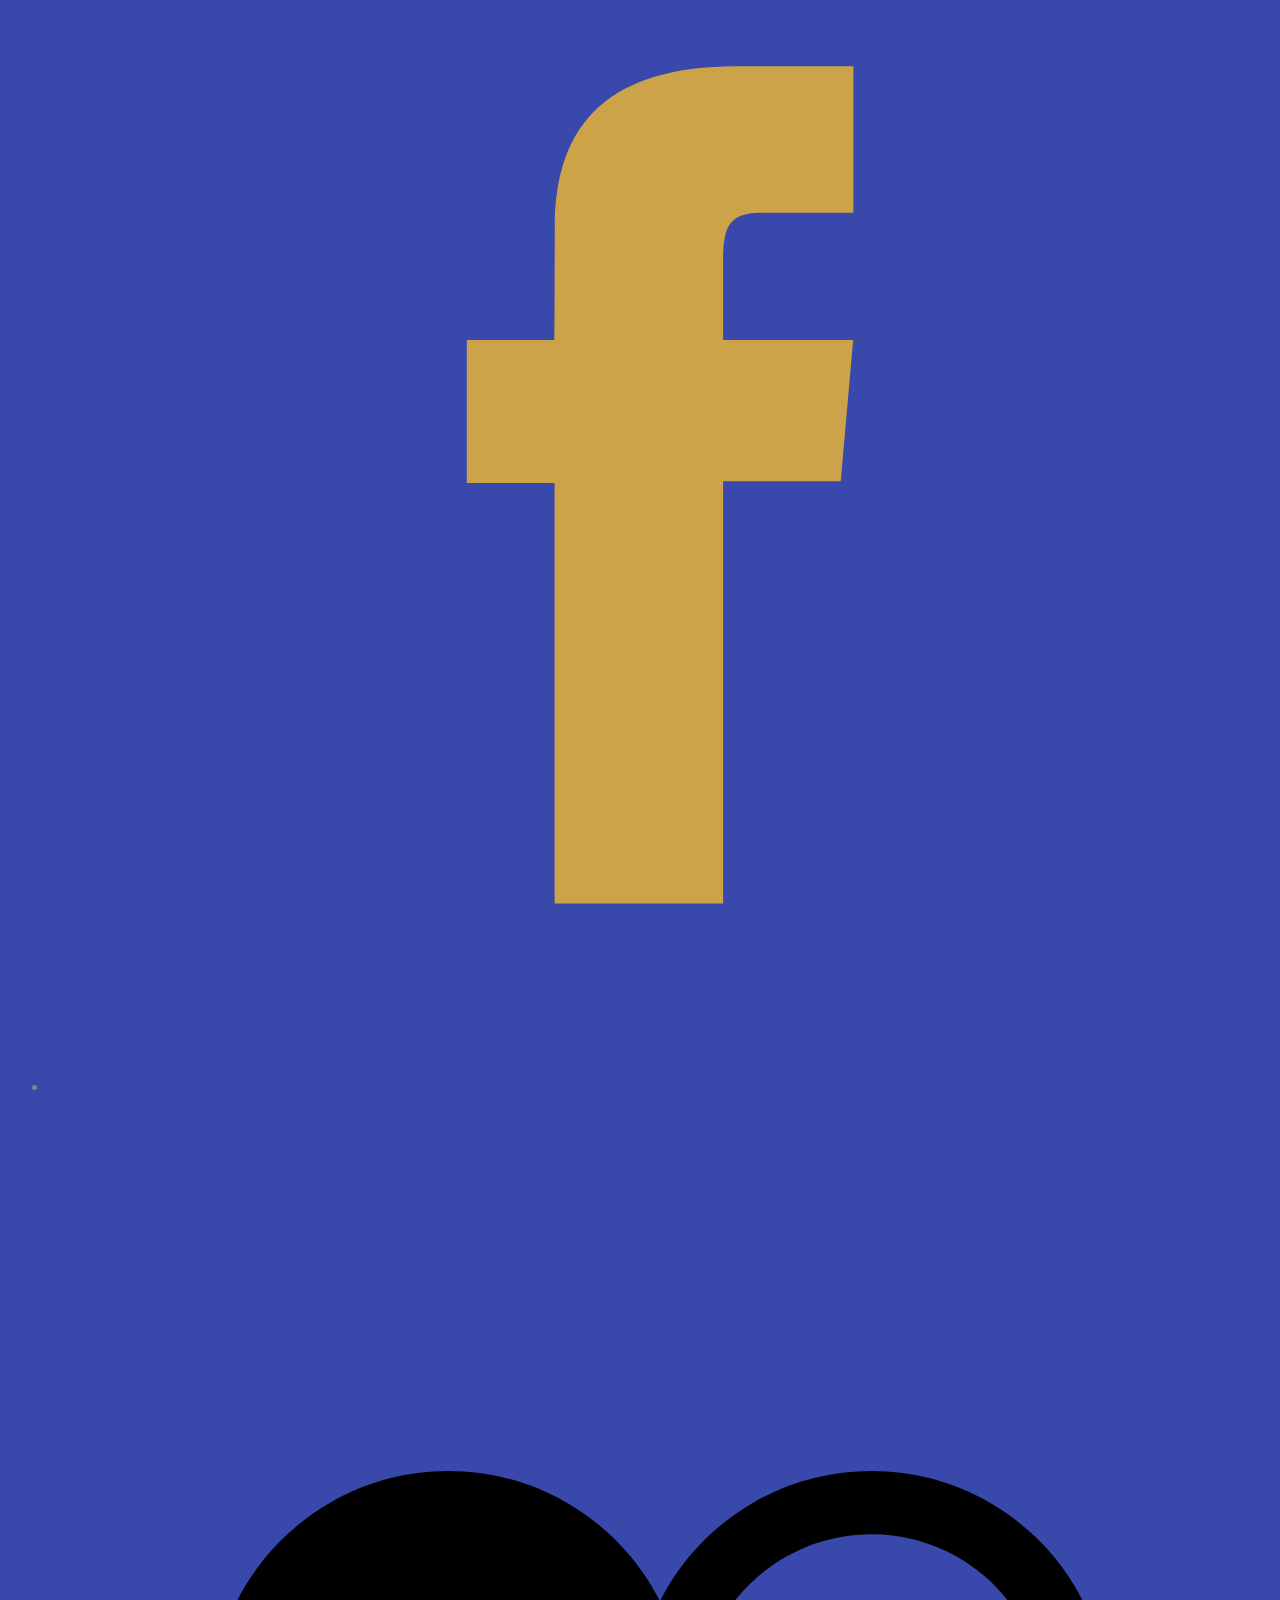
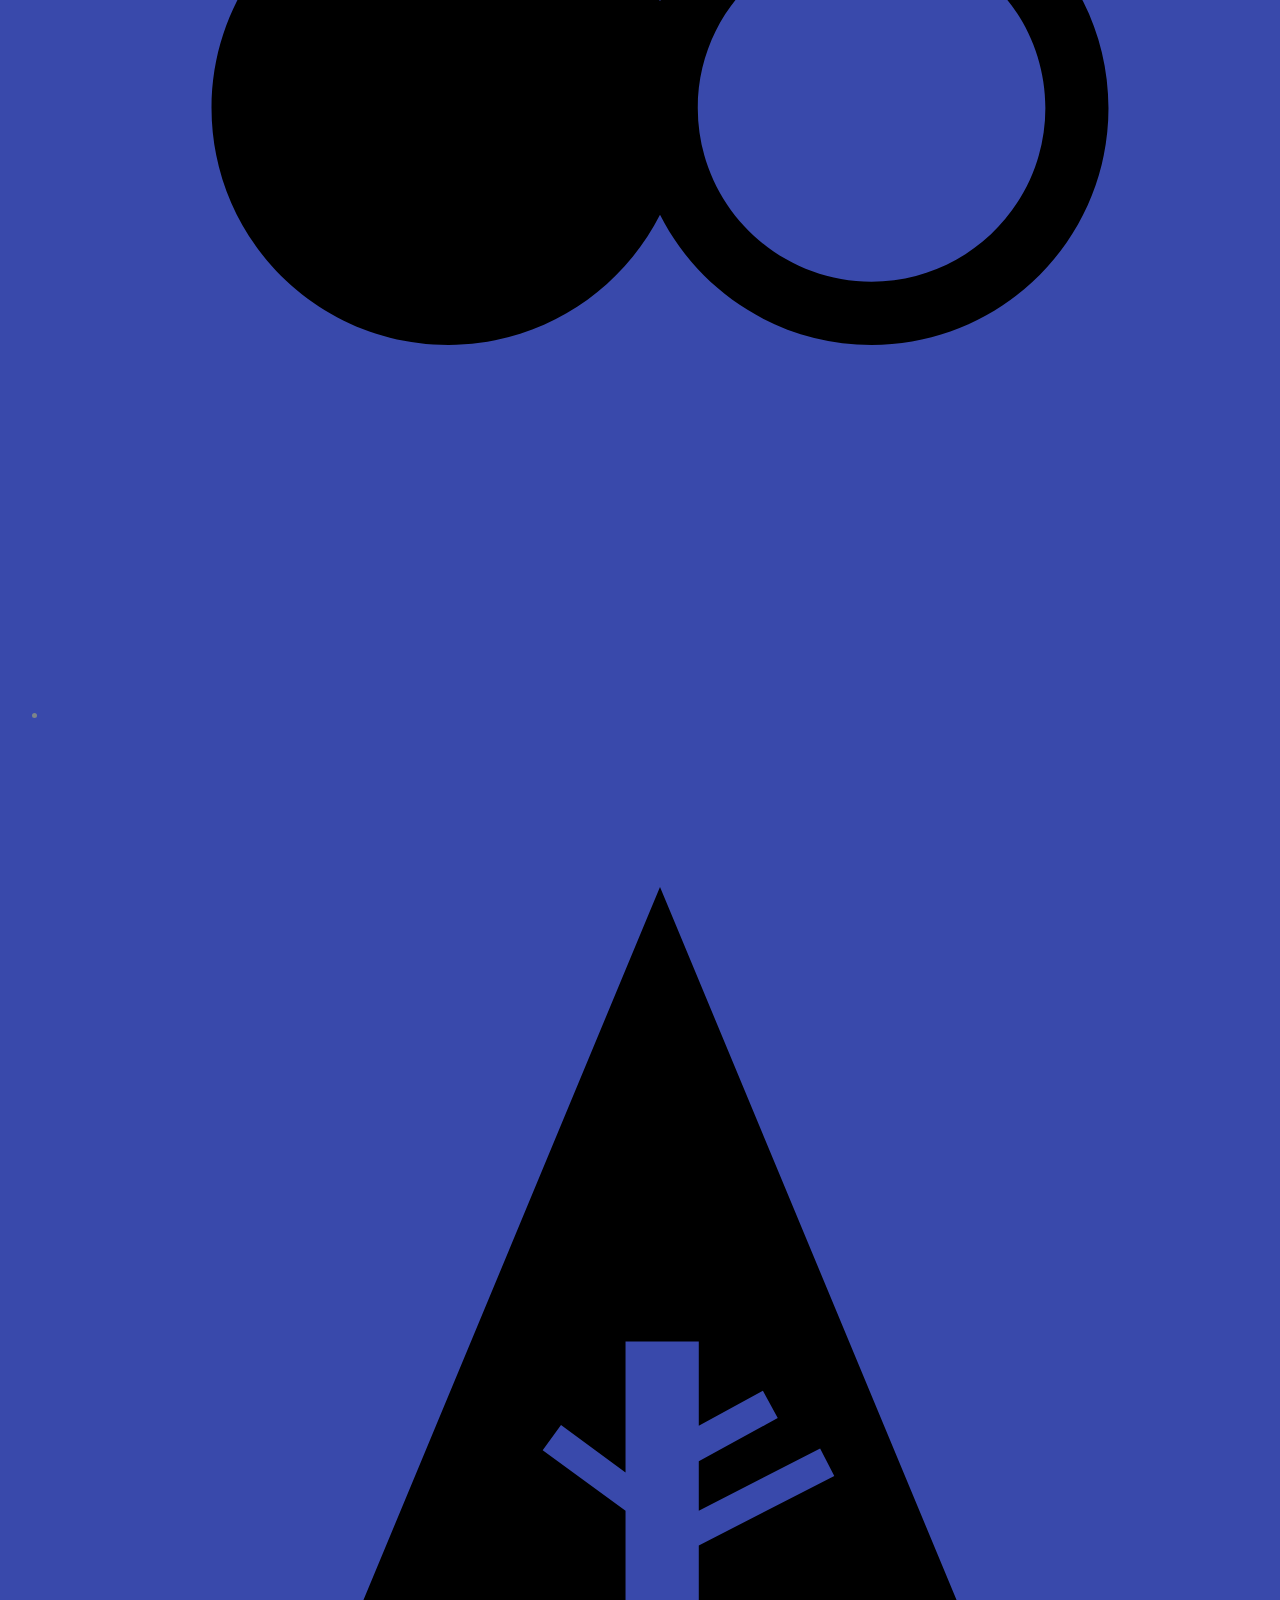
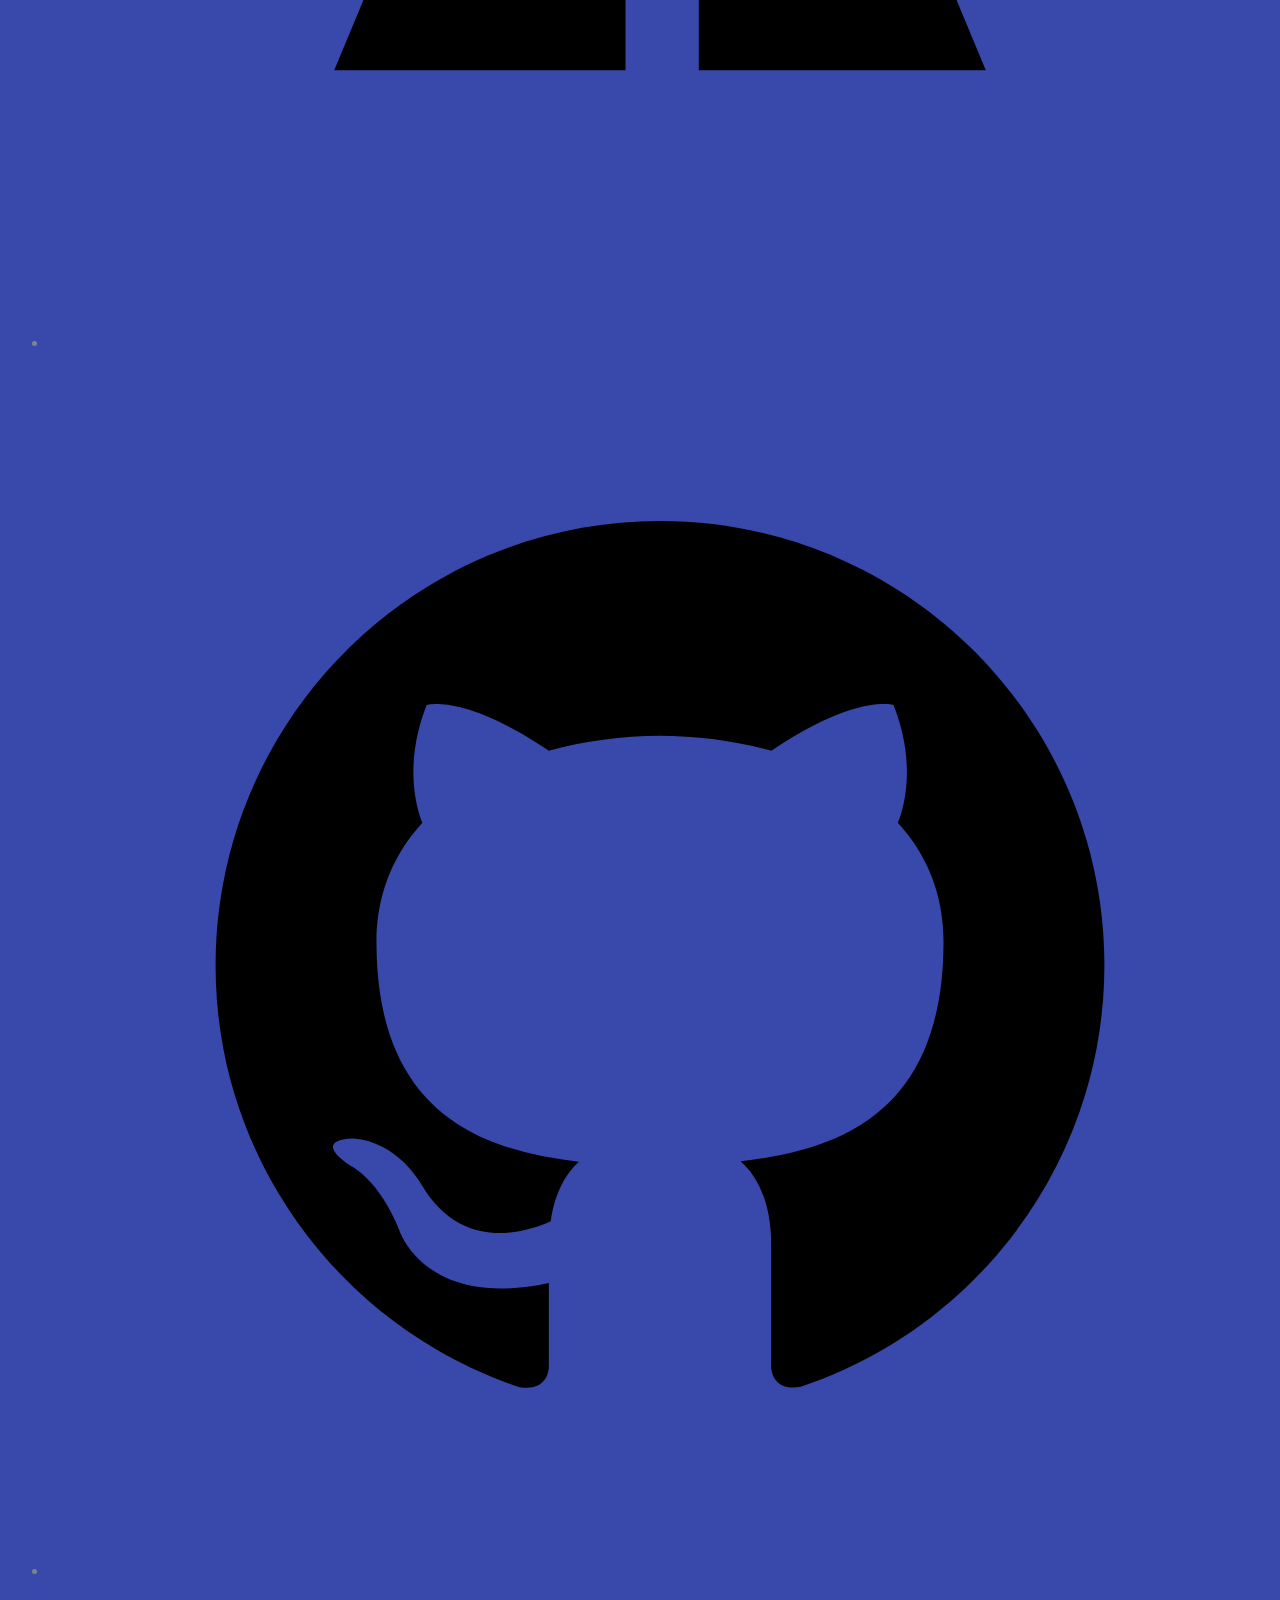
<file: test.html>
<!DOCTYPE html>
<html lang="en">
<head>
  <title>Test Font Icons</title>
  <link href="css/style.css" type="text/css" rel="stylesheet" media="screen,projection"/>
</head>

<body>

<ul class="soc">

  <li><a href="#" class="icon-1 8tracks" title="8tracks"><svg viewBox="0 0 512 512"><path d="M185.304 240.455c-47.581 0-86.09 38.586-86.104 86.165 0.012 47.596 38.522 86.182 86.104 86.182 47.54 0 85.997-38.588 86.019-86.182 0-24.309-0.005-30.236-0.005-30.236h-30.743c0 0 0 5.947 0 30.236 -0.028 15.331-6.179 29.058-16.201 39.12 -10.049 10.043-23.753 16.218-39.07 16.218 -15.333 0-29.021-6.179-39.097-16.218 -10.025-10.063-16.175-23.79-16.197-39.12 0.021-15.316 6.172-29.041 16.197-39.104 10.077-10.043 23.764-16.202 39.097-16.221 28.282 0 111.983 0 141.405 0 47.563 0 86.076-38.319 86.092-85.914 -0.016-47.613-38.527-86.164-86.092-86.18 -47.551 0.017-86.074 38.567-86.092 86.18 0 24.181-0.021 29.986-0.021 29.986h30.726c0 0 0-5.805 0-29.986 0.027-15.314 6.267-29.043 16.315-39.121 10.04-10.024 23.744-16.203 39.069-16.203 15.314 0 29.049 6.177 39.098 16.22 10.014 10.062 16.17 23.789 16.17 39.103 0 15.349-6.156 29.06-16.18 39.102 -10.039 10.043-23.773 15.955-39.088 15.971H185.304L185.304 240.455z"/></svg><!--[if lt IE 9]><em>8tracks</em><![endif]--></a></li>

  <li><a href="#" class="icon-2 500px" title="500px"><svg viewBox="0 0 512 512"><path d="M256.3 293c26.9 31.2 58.3 58.5 99.9 58.5 56.1 0 89.5-42.6 89.5-96.8 0-54-34.1-94.2-89-94.2 -43.9 0-72.7 28.5-100.4 62.1 -28.5-34.1-56.7-62.1-101.4-62.1 -53.5 0-88.5 40.2-88.5 95.2 0 54.6 35.8 95.7 90.8 95.7C204.1 351.5 228.7 321.9 256.3 293zM115.5 256.8c0-21.3 13.9-44.5 39.3-44.5 26 0 52.7 25.9 70.4 45 -17.2 20.1-42.5 41.9-68.8 41.9C130.3 299.2 115.5 281.1 115.5 256.8zM287.3 257.3c18.4-19.9 41.2-45 68.3-45 26.4 0 41.4 20.8 41.4 44 0 23.4-13.7 43-39.8 43C329.2 299.2 305.7 278.5 287.3 257.3z"/></svg><!--[if lt IE 9]><em>500px</em><![endif]--></a></li>

  <li><a href="#" class="icon-3 behance" title="Behance"><svg viewBox="0 0 512 512"><path d="M254.8 171.8c6.4 8.9 9.6 19.6 9.6 32 0 12.8-3.2 23.1-9.7 30.9 -3.6 4.4-9 8.4-16 12 10.7 3.9 18.8 10.1 24.2 18.5 5.5 8.4 8.2 18.7 8.2 30.7 0 12.4-3.1 23.6-9.3 33.5 -4 6.6-8.9 12.1-14.9 16.5 -6.7 5.1-14.6 8.6-23.7 10.5 -9.1 1.9-19 2.8-29.6 2.8H99.1V149.5h101.4C226.1 149.8 244.2 157.3 254.8 171.8zM140.9 185.9v46.3h51c9.1 0 16.5-1.7 22.2-5.2 5.7-3.5 8.5-9.6 8.5-18.4 0-9.8-3.8-16.2-11.3-19.4 -6.5-2.2-14.7-3.3-24.8-3.3H140.9zM140.9 266.9v55.9h50.9c9.1 0 16.2-1.2 21.2-3.7 9.2-4.6 13.8-13.3 13.8-26.2 0-10.9-4.5-18.4-13.4-22.5 -5-2.3-12-3.5-21-3.6H140.9L140.9 266.9zM396.4 207.3c10.8 4.8 19.8 12.5 26.8 23 6.4 9.2 10.5 19.9 12.4 32.1 1.1 7.1 1.5 17.4 1.3 30.8H323.9c0.6 15.6 6 26.5 16.2 32.7 6.2 3.9 13.6 5.8 22.4 5.8 9.2 0 16.8-2.4 22.5-7.1 3.2-2.6 5.9-6.1 8.4-10.7h41.4c-1.1 9.2-6.1 18.5-15 28 -13.9 15.1-33.4 22.6-58.4 22.6 -20.6 0-38.9-6.4-54.6-19.1 -15.8-12.7-23.7-33.4-23.7-62.1 0-26.9 7.1-47.5 21.4-61.8 14.2-14.3 32.7-21.5 55.5-21.5C373.4 200 385.6 202.4 396.4 207.3zM335.7 242.3c-5.7 5.9-9.3 13.9-10.8 24h69.9c-0.7-10.8-4.3-18.9-10.8-24.5 -6.5-5.6-14.5-8.4-24.1-8.4C349.5 233.4 341.4 236.4 335.7 242.3zM402.8 161.5h-91.2V182.7h91.2V161.5z"/></svg><!--[if lt IE 9]><em>Behance</em><![endif]--></a></li>

  <li><a href="#" class="icon-4 codepen" title="CodePen"><svg viewBox="0 0 512 512"><path d="M427 201.9c-0.6-4.2-2.9-8-6.4-10.3L264.2 87.3c-4.9-3.3-11.4-3.3-16.3 0L91.4 191.6c-4 2.7-6.5 7.4-6.5 12.2v104.3c0 4.8 2.5 9.6 6.5 12.2l156.4 104.3c4.9 3.3 11.4 3.3 16.3 0L420.6 320.4c4-2.6 6.6-7.4 6.6-12.2V203.9C427.1 203.2 427.1 202.6 427 201.9 427 201.7 427.1 202.6 427 201.9zM270.7 127.1l115.2 76.8 -51.5 34.4 -63.8-42.7V127.1zM241.3 127.1v68.6l-63.8 42.7 -51.5-34.4L241.3 127.1zM114.3 231.4l36.8 24.6 -36.8 24.6V231.4zM241.3 384.9L126.1 308.1l51.5-34.4 63.8 42.6V384.9zM256 290.8l-52-34.8 52-34.8 52 34.8L256 290.8zM270.7 384.9V316.3l63.8-42.6 51.5 34.4L270.7 384.9zM397.7 280.6l-36.8-24.6 36.8-24.6V280.6z"/></svg><!--[if lt IE 9]><em>CodePen</em><![endif]--></a></li>

  <li><a href="#" class="icon-5 delicious" title="Delicious"><svg viewBox="0 0 512 512"><path d="M120 120v271.9h271.9V120H120zM365.6 365.6H256V256H146.4V146.4H256V256h109.6V365.6z"/></svg><!--[if lt IE 9]><em>Delicious</em><![endif]--></a></li>

  <li><a href="#" class="icon-6 deviantart" title="DeviantART"><svg viewBox="0 0 512 512"><path d="M251 214.4c66.8-1.2 102.7 20.7 111.4 63.3h-54.6v-45.8c-14.4-5-29.6-7.1-45.4-6.9v86.6h178.2c-8.6-69.1-88-123.3-184.6-123.3 -1.7 0-3.3 0-5 0.1v-31.7c-15.2-1-30.1 1.4-44.7 7.8v28.8c-73 14.8-127.8 61.5-134.9 118.4h179.6L251 214.4 251 214.4zM206.3 277.7H150.2c6-29.2 24.7-48.6 56.1-56.9V277.7z"/></svg><!--[if lt IE 9]><em>DeviantART</em><![endif]--></a></li>

  <li><a href="#" class="icon-7 dribbble" title="Dribbble"><svg viewBox="0 0 512 512"><path d="M256 68.4C152.4 68.4 68.4 152.4 68.4 256c0 103.6 84 187.6 187.6 187.6S443.6 359.6 443.6 256C443.6 152.4 359.6 68.4 256 68.4zM410.6 247.3c-40.3-6.6-77.3-7-111-1.1 -3.8-8.8-7.8-17.6-12-26.3 36.1-15.6 65.1-36.9 86.7-63.8C395.4 181 408.6 212.6 410.6 247.3zM350.5 133.4c-18.8 24.3-44.8 43.5-78 57.5 -15.9-29.1-34-57.5-54.5-85 12.2-3.1 24.9-4.9 38-4.9C291.6 101 324.3 113.2 350.5 133.4zM186.1 117.9c20.8 27.2 39.3 55.3 55.3 84.1 -38 11.2-83.4 16.9-135.8 17.3C116.4 175 146.3 138.1 186.1 117.9zM101 256c0-1.3 0.2-2.7 0.2-4 60.2-0.1 112.1-7 155.6-20.7 3.6 7.4 7.1 14.9 10.5 22.4 -52.8 16.5-96.4 50.4-130.3 101.3C114.5 328.2 101 293.6 101 256zM160.9 378.1c30.8-48.3 70.1-79.7 118.8-94.2 14.5 37.8 25.2 76.8 31.9 116.6 -17.3 6.7-36 10.5-55.6 10.5C220.1 411 187.2 398.6 160.9 378.1zM342 384.8c-6.9-36.8-16.9-72.8-30-107.8 29.3-4.1 61.6-3.1 96.9 3.1C402.1 323.6 377.2 361.3 342 384.8z"/></svg><!--[if lt IE 9]><em>Dribbble</em><![endif]--></a></li>

  <li><a href="#" class="icon-8 email" title="Email"><svg viewBox="0 0 512 512"><path d="M101.3 141.6v228.9h0.3 308.4 0.8V141.6H101.3zM375.7 167.8l-119.7 91.5 -119.6-91.5H375.7zM127.6 194.1l64.1 49.1 -64.1 64.1V194.1zM127.8 344.2l84.9-84.9 43.2 33.1 43-32.9 84.7 84.7L127.8 344.2 127.8 344.2zM384.4 307.8l-64.4-64.4 64.4-49.3V307.8z"/></svg><!--[if lt IE 9]><em>Email</em><![endif]--></a></li>

  <li><a href="#" class="icon-9 etsy" title="Etsy"><svg viewBox="0 0 512 512"><path d="M215.8 143.2c0-3.9 0.4-6.2 6.9-6.2h88.2c15.4 0 23.9 13.1 30 37.7l5 19.6h15c2.7-55.8 5-80.1 5-80.1s-37.7 4.2-60.1 4.2H193.1l-60.4-1.9v16.2l20.4 3.9c14.2 2.7 17.7 5.8 18.9 18.9 0 0 1.2 38.5 1.2 102s-1.2 101.6-1.2 101.6c0 11.6-4.6 15.8-18.9 18.5l-20.4 3.9v16.2l60.4-1.9h100.9c22.7 0 75.5 1.9 75.5 1.9 1.2-13.9 8.9-76.6 10-83.5h-14.2L350.1 348.4c-11.9 26.9-29.3 28.9-48.5 28.9h-57.4c-19.2 0-28.5-7.7-28.5-24.3v-87.8c0 0 42.7 0 56.6 1.2 10.8 0.8 17.3 3.9 20.8 18.9l4.6 20h16.6l-1.2-50.4 2.3-50.8h-16.6l-5.4 22.3c-3.5 14.6-5.8 17.3-20.8 18.9 -19.6 1.9-57 1.5-57 1.5V143.2z"/></svg><!--[if lt IE 9]><em>Etsy</em><![endif]--></a></li>

  <li><a href="#" class="icon-10 facebook" title="Facebook"><svg viewBox="0 0 512 512"><path d="M211.9 197.4h-36.7v59.9h36.7V433.1h70.5V256.5h49.2l5.2-59.1h-54.4c0 0 0-22.1 0-33.7 0-13.9 2.8-19.5 16.3-19.5 10.9 0 38.2 0 38.2 0V82.9c0 0-40.2 0-48.8 0 -52.5 0-76.1 23.1-76.1 67.3C211.9 188.8 211.9 197.4 211.9 197.4z"/></svg><!--[if lt IE 9]><em>Facebook</em><![endif]--></a></li>

  <li><a href="#" class="icon-11 flickr" title="Flickr"><svg viewBox="0 0 512 512"><path d="M344.5 156.9c-38.7 0-72.1 22.1-88.5 54.4 -16.4-32.3-49.8-54.4-88.5-54.4 -54.8 0-99.1 44.4-99.1 99.1 0 54.8 44.4 99.1 99.1 99.1 38.6 0 72.1-22.1 88.5-54.4 16.4 32.3 49.8 54.4 88.5 54.4 54.8 0 99.1-44.4 99.1-99.1C443.6 201.2 399.2 156.9 344.5 156.9zM344.5 328.7c-40.1 0-72.7-32.6-72.7-72.7s32.6-72.7 72.7-72.7 72.7 32.6 72.7 72.7C417.2 296.1 384.6 328.7 344.5 328.7z"/></svg><!--[if lt IE 9]><em>Flickr</em><![endif]--></a></li>

  <li><a href="#" class="icon-12 forrst" title="Forrst"><svg viewBox="0 0 512 512"><polygon points="241.582,329.145 206.922,303.748 214.591,293.279 241.582,313.057 241.582,258.318 272.223,258.318 272.223,293.564 299.038,278.939 305.252,290.332 272.223,308.35 272.223,329.049 322.979,303.016 328.902,314.563 272.223,343.635 272.223,395.852 392.273,395.852 256,68.147 119.727,395.852 241.582,395.852"/></svg><!--[if lt IE 9]><em>Forrst</em><![endif]--></a></li>

  <li><a href="#" class="icon-13 github" title="GitHub"><svg viewBox="0 0 512 512"><path d="M256 70.7c-102.6 0-185.9 83.2-185.9 185.9 0 82.1 53.3 151.8 127.1 176.4 9.3 1.7 12.3-4 12.3-8.9V389.4c-51.7 11.3-62.5-21.9-62.5-21.9 -8.4-21.5-20.6-27.2-20.6-27.2 -16.9-11.5 1.3-11.3 1.3-11.3 18.7 1.3 28.5 19.2 28.5 19.2 16.6 28.4 43.5 20.2 54.1 15.4 1.7-12 6.5-20.2 11.8-24.9 -41.3-4.7-84.7-20.6-84.7-91.9 0-20.3 7.3-36.9 19.2-49.9 -1.9-4.7-8.3-23.6 1.8-49.2 0 0 15.6-5 51.1 19.1 14.8-4.1 30.7-6.2 46.5-6.3 15.8 0.1 31.7 2.1 46.6 6.3 35.5-24 51.1-19.1 51.1-19.1 10.1 25.6 3.8 44.5 1.8 49.2 11.9 13 19.1 29.6 19.1 49.9 0 71.4-43.5 87.1-84.9 91.7 6.7 5.8 12.8 17.1 12.8 34.4 0 24.9 0 44.9 0 51 0 4.9 3 10.7 12.4 8.9 73.8-24.6 127-94.3 127-176.4C441.9 153.9 358.6 70.7 256 70.7z"/></svg><!--[if lt IE 9]><em>GitHub</em><![endif]--></a></li>

  <!-- New icon thanks to Jesse Wegner: -->

  <li><a href="#" class="icon-14 googleplus" title="GooglePlus"><svg viewBox="0 0 512 512"><path d="M179.7 237.6L179.7 284.2 256.7 284.2C253.6 304.2 233.4 342.9 179.7 342.9 133.4 342.9 95.6 304.4 95.6 257 95.6 209.6 133.4 171.1 179.7 171.1 206.1 171.1 223.7 182.4 233.8 192.1L270.6 156.6C247 134.4 216.4 121 179.7 121 104.7 121 44 181.8 44 257 44 332.2 104.7 393 179.7 393 258 393 310 337.8 310 260.1 310 251.2 309 244.4 307.9 237.6L179.7 237.6 179.7 237.6ZM468 236.7L429.3 236.7 429.3 198 390.7 198 390.7 236.7 352 236.7 352 275.3 390.7 275.3 390.7 314 429.3 314 429.3 275.3 468 275.3"/></svg><!--[if lt IE 9]><em>GooglePlus</em><![endif]--></a></li>

  <!-- old icon: <path d="M416.6 179.9h-41.5v41.5h-20.8v-41.5h-41.5v-20.8h41.5v-41.5h20.8v41.5h41.5V179.9zM299.2 351.6c0 31.1-28.4 69-99.9 69 -52.3 0-95.9-22.5-95.9-60.5 0-29.3 18.5-67.3 105.1-67.3 -12.9-10.5-16-25.1-8.2-41 -50.7 0-76.7-29.8-76.7-67.7 0-37 27.5-70.7 83.7-70.7 14.2 0 90 0 90 0l-20.1 21.1h-23.6c16.7 9.5 25.5 29.2 25.5 50.9 0 19.9-11 36-26.6 48.1 -27.7 21.4-20.6 33.4 8.4 54.6C289.7 309.6 299.2 326.2 299.2 351.6zM243.1 186.8c-4.2-31.8-24.9-58-49.2-58.7 -24.3-0.7-40.5 23.7-36.3 55.5 4.2 31.8 27.2 54.1 51.5 54.8C233.3 239.1 247.3 218.6 243.1 186.8zM268.1 354.8c0-26.2-23.9-51.2-64-51.2 -36.1-0.4-66.8 22.8-66.8 49.8 0 27.5 26.1 50.4 62.2 50.4C245.8 403.7 268.1 382.2 268.1 354.8z"/> -->

  <!-- old icon: <li><a href="#" class="icon-15 instagram" title="Instagram"><svg viewBox="0 0 512 512"><path d="M365.3 234.1h-24.7c1.8 7 2.9 14.3 2.9 21.9 0 48.3-39.2 87.5-87.5 87.5 -48.3 0-87.5-39.2-87.5-87.5 0-7.6 1.1-14.9 2.9-21.9h-24.7V354.4c0 6 4.9 10.9 10.9 10.9H354.4c6 0 10.9-4.9 10.9-10.9V234.1H365.3zM365.3 157.6c0-6-4.9-10.9-10.9-10.9h-32.8c-6 0-10.9 4.9-10.9 10.9v32.8c0 6 4.9 10.9 10.9 10.9h32.8c6 0 10.9-4.9 10.9-10.9V157.6zM256 201.3c-30.2 0-54.7 24.5-54.7 54.7 0 30.2 24.5 54.7 54.7 54.7 30.2 0 54.7-24.5 54.7-54.7C310.7 225.8 286.2 201.3 256 201.3M365.3 398.1H146.7c-18.1 0-32.8-14.7-32.8-32.8V146.7c0-18.1 14.7-32.8 32.8-32.8h218.7c18.1 0 32.8 14.7 32.8 32.8v218.7C398.1 383.4 383.5 398.1 365.3 398.1"/></svg></a></li> -->

  <!-- New icon thanks to Justin Paul Veiga: -->

  <li><a href="#" class="icon-15 instagram" title="Instagram"><svg viewBox="0 0 512 512"><g><path d="M256 109.3c47.8 0 53.4 0.2 72.3 1 17.4 0.8 26.9 3.7 33.2 6.2 8.4 3.2 14.3 7.1 20.6 13.4 6.3 6.3 10.1 12.2 13.4 20.6 2.5 6.3 5.4 15.8 6.2 33.2 0.9 18.9 1 24.5 1 72.3s-0.2 53.4-1 72.3c-0.8 17.4-3.7 26.9-6.2 33.2 -3.2 8.4-7.1 14.3-13.4 20.6 -6.3 6.3-12.2 10.1-20.6 13.4 -6.3 2.5-15.8 5.4-33.2 6.2 -18.9 0.9-24.5 1-72.3 1s-53.4-0.2-72.3-1c-17.4-0.8-26.9-3.7-33.2-6.2 -8.4-3.2-14.3-7.1-20.6-13.4 -6.3-6.3-10.1-12.2-13.4-20.6 -2.5-6.3-5.4-15.8-6.2-33.2 -0.9-18.9-1-24.5-1-72.3s0.2-53.4 1-72.3c0.8-17.4 3.7-26.9 6.2-33.2 3.2-8.4 7.1-14.3 13.4-20.6 6.3-6.3 12.2-10.1 20.6-13.4 6.3-2.5 15.8-5.4 33.2-6.2C202.6 109.5 208.2 109.3 256 109.3M256 77.1c-48.6 0-54.7 0.2-73.8 1.1 -19 0.9-32.1 3.9-43.4 8.3 -11.8 4.6-21.7 10.7-31.7 20.6 -9.9 9.9-16.1 19.9-20.6 31.7 -4.4 11.4-7.4 24.4-8.3 43.4 -0.9 19.1-1.1 25.2-1.1 73.8 0 48.6 0.2 54.7 1.1 73.8 0.9 19 3.9 32.1 8.3 43.4 4.6 11.8 10.7 21.7 20.6 31.7 9.9 9.9 19.9 16.1 31.7 20.6 11.4 4.4 24.4 7.4 43.4 8.3 19.1 0.9 25.2 1.1 73.8 1.1s54.7-0.2 73.8-1.1c19-0.9 32.1-3.9 43.4-8.3 11.8-4.6 21.7-10.7 31.7-20.6 9.9-9.9 16.1-19.9 20.6-31.7 4.4-11.4 7.4-24.4 8.3-43.4 0.9-19.1 1.1-25.2 1.1-73.8s-0.2-54.7-1.1-73.8c-0.9-19-3.9-32.1-8.3-43.4 -4.6-11.8-10.7-21.7-20.6-31.7 -9.9-9.9-19.9-16.1-31.7-20.6 -11.4-4.4-24.4-7.4-43.4-8.3C310.7 77.3 304.6 77.1 256 77.1L256 77.1z"/><path d="M256 164.1c-50.7 0-91.9 41.1-91.9 91.9s41.1 91.9 91.9 91.9 91.9-41.1 91.9-91.9S306.7 164.1 256 164.1zM256 315.6c-32.9 0-59.6-26.7-59.6-59.6s26.7-59.6 59.6-59.6 59.6 26.7 59.6 59.6S288.9 315.6 256 315.6z"/><circle cx="351.5" cy="160.5" r="21.5"/></g></svg><!--[if lt IE 9]><em>Instagram</em><![endif]--></a></li>

  <li><a href="#" class="icon-16 lastfm" title="Last.fm"><svg viewBox="0 0 512 512"><path d="M230.104 336.568l-13.607-36.988c0 0-22.11 24.66-55.268 24.66 -29.341 0-50.172-25.512-50.172-66.328 0-52.293 26.359-71.001 52.297-71.001 37.412 0 49.316 24.234 59.522 55.273l13.607 42.518c13.603 41.236 39.113 74.402 112.666 74.402 52.727 0 88.437-16.155 88.437-58.672 0-34.438-19.56-52.297-56.125-60.802l-27.209-5.951c-18.707-4.252-24.233-11.906-24.233-24.659 0-14.456 11.478-22.96 30.189-22.96 20.406 0 31.458 7.653 33.162 25.935l42.516-5.103c-3.402-38.263-29.761-53.996-73.127-53.996 -38.266 0-75.68 14.456-75.68 60.799 0 28.912 14.029 47.197 49.315 55.697l28.916 6.801c21.683 5.104 28.908 14.031 28.908 26.363 0 15.73-15.305 22.107-44.218 22.107 -42.941 0-60.794-22.534-70.999-53.574l-14.032-42.513c-17.854-55.271-46.342-75.68-102.892-75.68 -62.499-0.001-95.663 39.538-95.663 106.715 0 64.628 33.164 99.489 92.689 99.489C207.141 359.1 230.104 336.568 230.104 336.568L230.104 336.568z"/></svg><!--[if lt IE 9]><em>Last.fm</em><![endif]--></a></li>

  <li><a href="#" class="icon-17 linkedin" title="LinkedIn"><svg viewBox="0 0 512 512"><path d="M186.4 142.4c0 19-15.3 34.5-34.2 34.5 -18.9 0-34.2-15.4-34.2-34.5 0-19 15.3-34.5 34.2-34.5C171.1 107.9 186.4 123.4 186.4 142.4zM181.4 201.3h-57.8V388.1h57.8V201.3zM273.8 201.3h-55.4V388.1h55.4c0 0 0-69.3 0-98 0-26.3 12.1-41.9 35.2-41.9 21.3 0 31.5 15 31.5 41.9 0 26.9 0 98 0 98h57.5c0 0 0-68.2 0-118.3 0-50-28.3-74.2-68-74.2 -39.6 0-56.3 30.9-56.3 30.9v-25.2H273.8z"/></svg><!--[if lt IE 9]><em>LinkedIn</em><![endif]--></a></li>

  <li><a href="#" class="icon-18 myspace" title="MySpace"><svg viewBox="0 0 512 512"><polygon points="437.692,309.414 74.308,309.414 74.308,214.586 119.699,214.586 119.699,264.021 392.301,264.021 392.301,214.586 437.692,214.586"/></svg><!--[if lt IE 9]><em>MySpace</em><![endif]--></a></li>

  <li><a href="#" class="icon-19 paypal" title="PayPal"><svg viewBox="0 0 512 512"><path d="M374.6 173.4c0 61.3-54 109.9-145.6 109.9h-26.7l-20.5 89.6h-64.3l62.8-283h106.6C343.5 89.8 374.6 125.5 374.6 173.4zM307.1 175.2c0-25.7-21.2-32.5-45.8-32.5h-28.4l-18.8 84.8h25.3C276.1 227.5 307.1 213 307.1 175.2zM393.1 161.4c12.2 95.9-78.6 145.2-173.4 143.8l-20.7 88.1h-44.6l-5 22.8h68.8l19.9-87.9C376.8 324 430.1 222.9 393.1 161.4z"/></svg><!--[if lt IE 9]><em>PayPal</em><![endif]--></a></li>

  <li><a href="#" class="icon-20 pinterest" title="Pinterest"><svg viewBox="0 0 512 512"><path d="M266.6 76.5c-100.2 0-150.7 71.8-150.7 131.7 0 36.3 13.7 68.5 43.2 80.6 4.8 2 9.2 0.1 10.6-5.3 1-3.7 3.3-13 4.3-16.9 1.4-5.3 0.9-7.1-3-11.8 -8.5-10-13.9-23-13.9-41.3 0-53.3 39.9-101 103.8-101 56.6 0 87.7 34.6 87.7 80.8 0 60.8-26.9 112.1-66.8 112.1 -22.1 0-38.6-18.2-33.3-40.6 6.3-26.7 18.6-55.5 18.6-74.8 0-17.3-9.3-31.7-28.4-31.7 -22.5 0-40.7 23.3-40.7 54.6 0 19.9 6.7 33.4 6.7 33.4s-23.1 97.8-27.1 114.9c-8.1 34.1-1.2 75.9-0.6 80.1 0.3 2.5 3.6 3.1 5 1.2 2.1-2.7 28.9-35.9 38.1-69 2.6-9.4 14.8-58 14.8-58 7.3 14 28.7 26.3 51.5 26.3 67.8 0 113.8-61.8 113.8-144.5C400.1 134.7 347.1 76.5 266.6 76.5z"/></svg><!--[if lt IE 9]><em>Pinterest</em><![endif]--></a></li>

  <li><a href="#" class="icon-21 rss" title="RSS"><svg viewBox="0 0 512 512"><path d="M201.8 347.2c0 20.3-16.5 36.8-36.8 36.8 -20.3 0-36.8-16.5-36.8-36.8s16.5-36.8 36.8-36.8C185.3 310.4 201.8 326.8 201.8 347.2zM128.2 204.7v54.5c68.5 0.7 124 56.3 124.7 124.7h54.5C306.7 285.3 226.9 205.4 128.2 204.7zM128.2 166.6c57.9 0.3 112.3 22.9 153.2 63.9 41 41 63.7 95.5 63.9 153.5h54.5c-0.3-149.9-121.7-271.4-271.6-271.9V166.6L128.2 166.6z"/></svg><!--[if lt IE 9]><em>RSS</em><![endif]--></a></li>

  <li><a href="#" class="icon-22 soundcloud" title="SoundCloud"><svg viewBox="0 0 512 512"><path d="M443.5 273.1c0 25.1-20.4 45.5-45.5 45.5H271.5V162.3c4.8-1.8 9.9-3.1 15.1-3.9 4.1-0.6 8.3-1 12.5-1 42.3 0 77 32.7 80.3 74.1 5.7-2.5 11.9-4 18.6-4C423.1 227.6 443.5 248 443.5 273.1zM224.2 193.2v125.4h15.1v-134.5c-3.4 3.7-6.4 7.8-9 12.1C228.4 195 226.3 194.1 224.2 193.2zM247.6 318.6h15.1v-152.4c-5.4 2.7-10.5 6.1-15.1 9.9V318.6zM151.8 208.9v109.7h15.1V196.9C161.3 200.2 156.2 204.2 151.8 208.9zM106.5 231.6v86.5c1.9 0.2 3.7 0.4 5.7 0.4h7.9v-86.6c-2.6-0.5-5.2-0.7-7.9-0.7C110.3 231.3 108.4 231.4 106.5 231.6zM86.5 310.2c3.4 2.5 7.2 4.5 11.3 5.9v-82.4c-4.1 1.4-7.9 3.4-11.3 5.9V310.2zM128.4 234.4v84.2h15.1v-98.7c-3.4 5.6-6 11.8-7.5 18.4C133.6 236.8 131.1 235.5 128.4 234.4zM175.9 318.6h15.1V188.8c-5.3 0.7-10.3 2-15.1 3.8V318.6zM200.1 318.6h15.1v-128.3c-4.8-1.2-9.9-1.9-15.1-1.9V318.6L200.1 318.6zM79.1 303.4v-56.9c-6.6 7.6-10.6 17.6-10.6 28.5C68.5 285.8 72.5 295.7 79.1 303.4z"/></svg><!--[if lt IE 9]><em>SoundCloud</em><![endif]--></a></li>

  <li><a href="#" class="icon-23 stackoverflow" title="StackOverflow"><svg viewBox="0 0 512 512"><path d="M294.8 361.2l-122 0.1 0-26 122-0.1L294.8 361.2zM377.2 213.7L356.4 93.5l-25.7 4.5 20.9 120.2L377.2 213.7zM297.8 301.8l-121.4-11.2 -2.4 25.9 121.4 11.2L297.8 301.8zM305.8 267.8l-117.8-31.7 -6.8 25.2 117.8 31.7L305.8 267.8zM321.2 238l-105-62 -13.2 22.4 105 62L321.2 238zM346.9 219.7l-68.7-100.8 -21.5 14.7 68.7 100.8L346.9 219.7zM315.5 275.5v106.5H155.6V275.5h-20.8v126.9h201.5V275.5H315.5z"/></svg><!--[if lt IE 9]><em>StackOverflow</em><![endif]--></a></li>

  <li><a href="#" class="icon-24 stumbleupon" title="StumbleUpon"><svg viewBox="0 0 512 512"><path d="M274.5 216.4l23.1 12.8 36.5-12.3v-24.7c0-42.7-35.7-75.9-78.1-75.9 -42.3 0-78.1 31.1-78.1 75.4 0 44.4 0 113.1 0 113.1 0 10.2-8.3 18.5-18.5 18.5 -10.2 0-18.5-8.3-18.5-18.5v-47.9H80.9c0 0 0 48 0 48.6 0 43.2 35 78.3 78.3 78.3 42.9 0 77.7-34.4 78.3-77.2v-111.7c0-10.2 8.3-18.5 18.5-18.5 10.2 0 18.5 8.3 18.5 18.5L274.5 216.4 274.5 216.4zM371.2 256.9v50.2c0 10.2-8.3 18.5-18.5 18.5 -10.2 0-18.5-8.3-18.5-18.5v-49.2l-36.5 12.4 -23.1-12.8v48.8c0.4 42.9 35.3 77.6 78.3 77.6 43.2 0 78.3-35 78.3-78.3 0-0.6 0-48.6 0-48.6L371.2 256.9 371.2 256.9z"/></svg><!--[if lt IE 9]><em>StumbleUpon</em><![endif]--></a></li>

  <li><a href="#" class="icon-25 tumblr" title="Tumblr"><svg viewBox="0 0 512 512"><path d="M210.8 80.3c-2.3 18.3-6.4 33.4-12.4 45.2 -6 11.9-13.9 22-23.9 30.5 -9.9 8.5-21.8 14.9-35.7 19.5v50.6h38.9v124.5c0 16.2 1.7 28.6 5.1 37.1 3.4 8.5 9.5 16.6 18.3 24.2 8.8 7.6 19.4 13.4 31.9 17.5 12.5 4.1 26.8 6.1 43 6.1 14.3 0 27.6-1.4 39.9-4.3 12.3-2.9 26-7.9 41.2-15v-55.9c-17.8 11.7-35.7 17.5-53.7 17.5 -10.1 0-19.1-2.4-27-7.1 -5.9-3.5-10-8.2-12.2-14 -2.2-5.8-3.3-19.1-3.3-39.7v-91.1H345.5v-55.8h-84.4v-90H210.8z"/></svg><!--[if lt IE 9]><em>Tumblr</em><![endif]--></a></li>

  <li><a href="#" class="icon-26 twitter" title="Twitter"><svg viewBox="0 0 512 512"><path d="M419.6 168.6c-11.7 5.2-24.2 8.7-37.4 10.2 13.4-8.1 23.8-20.8 28.6-36 -12.6 7.5-26.5 12.9-41.3 15.8 -11.9-12.6-28.8-20.6-47.5-20.6 -42 0-72.9 39.2-63.4 79.9 -54.1-2.7-102.1-28.6-134.2-68 -17 29.2-8.8 67.5 20.1 86.9 -10.7-0.3-20.7-3.3-29.5-8.1 -0.7 30.2 20.9 58.4 52.2 64.6 -9.2 2.5-19.2 3.1-29.4 1.1 8.3 25.9 32.3 44.7 60.8 45.2 -27.4 21.4-61.8 31-96.4 27 28.8 18.5 63 29.2 99.8 29.2 120.8 0 189.1-102.1 185-193.6C399.9 193.1 410.9 181.7 419.6 168.6z"/></svg><!--[if lt IE 9]><em>Twitter</em><![endif]--></a></li>

  <li><a href="#" class="icon-27 vimeo" title="Vimeo"><svg viewBox="0 0 512 512"><path d="M420.1 197.9c-1.5 33.6-25 79.5-70.3 137.8 -46.9 60.9-86.5 91.4-118.9 91.4 -20.1 0-37.1-18.5-51-55.6 -9.3-34-18.5-68-27.8-102 -10.3-37.1-21.4-55.7-33.2-55.7 -2.6 0-11.6 5.4-27 16.2L75.7 209.1c17-14.9 33.8-29.9 50.3-44.9 22.7-19.6 39.7-29.9 51.1-31 26.8-2.6 43.3 15.8 49.5 55 6.7 42.4 11.3 68.7 13.9 79 7.7 35.1 16.2 52.7 25.5 52.7 7.2 0 18-11.4 32.5-34.2 14.4-22.8 22.2-40.1 23.2-52.1 2.1-19.7-5.7-29.5-23.2-29.5 -8.3 0-16.8 1.9-25.5 5.7 16.9-55.5 49.3-82.4 97.1-80.9C405.5 130 422.2 153 420.1 197.9z"/></svg><!--[if lt IE 9]><em>Vimeo</em><![endif]--></a></li>

  <li><a href="#" class="icon-28 youtube" title="YouTube"><svg viewBox="0 0 512 512"><path d="M422.6 193.6c-5.3-45.3-23.3-51.6-59-54 -50.8-3.5-164.3-3.5-215.1 0 -35.7 2.4-53.7 8.7-59 54 -4 33.6-4 91.1 0 124.8 5.3 45.3 23.3 51.6 59 54 50.9 3.5 164.3 3.5 215.1 0 35.7-2.4 53.7-8.7 59-54C426.6 284.8 426.6 227.3 422.6 193.6zM222.2 303.4v-94.6l90.7 47.3L222.2 303.4z"/></svg><!--[if lt IE 9]><em>YouTube</em><![endif]--></a></li>

  <!-- Thanks to codepen.io/mrjustin for the yelp and foursquare icons below:  -->

  <li><a href="#" class="icon-29 yelp" title="Yelp"><svg viewBox="0 0 512 512"><path d="M284.1 298.4c-6.1 6.1-0.9 17.3-0.9 17.3l45.8 76.4c0 0 7.5 10.1 14 10.1 6.5 0 13-5.4 13-5.4l36.2-51.7c0 0 3.6-6.5 3.7-12.2 0.1-8.1-12.1-10.4-12.1-10.4l-85.7-27.5C298.1 294.9 289.7 292.7 284.1 298.4L284.1 298.4zM279.7 259.8c4.4 7.4 16.5 5.3 16.5 5.3l85.5-25c0 0 11.6-4.7 13.3-11.1 1.6-6.3-1.9-13.9-1.9-13.9L352.2 167c0 0-3.5-6.1-10.9-6.7 -8.1-0.7-13.1 9.1-13.1 9.1l-48.3 76C280 245.4 275.7 253 279.7 259.8L279.7 259.8zM239.4 230.2c10.1-2.5 11.7-17.1 11.7-17.1l-0.7-121.7c0 0-1.5-15-8.3-19.1 -10.6-6.4-13.7-3.1-16.7-2.6l-71 26.4c0 0-6.9 2.3-10.6 8.1 -5.2 8.2 5.3 20.2 5.3 20.2L222.8 225C222.8 225 230.1 232.5 239.4 230.2L239.4 230.2zM221.8 279.5c0.3-9.4-11.3-15-11.3-15l-76.3-38.5c0 0-11.3-4.7-16.8-1.4 -4.2 2.5-7.9 7-8.3 11l-5 61.2c0 0-0.7 10.6 2 15.4 3.9 6.8 16.7 2.1 16.7 2.1l89.1-19.7C215.4 292.1 221.5 291.9 221.8 279.5L221.8 279.5zM244 312.5c-7.6-3.9-16.8 4.2-16.8 4.2l-59.6 65.6c0 0-7.4 10-5.5 16.2 1.8 5.8 4.7 8.6 8.9 10.7l59.9 18.9c0 0 7.3 1.5 12.8-0.1 7.8-2.3 6.4-14.5 6.4-14.5l1.4-88.9C251.3 324.6 251 316.1 244 312.5L244 312.5zM244 312.5"/></svg><!--[if lt IE 9]><em>Yelp</em><![endif]--></a></li>

  <li><a href="#" class="icon-30 foursquare" title="Foursquare"><svg viewBox="0 0 512 512"><path d="M347.7,83.6c0,0-158.1,0-183.4,0c-25.3,0-32.8,19-32.8,31c0,12,0,291.4,0,291.4c0,13.5,7.3,18.5,11.3,20.2 c4.1,1.7,15.3,3,22.1-4.7c0,0,86.6-100.5,88.1-102c2.2-2.2,2.2-2.2,4.5-2.2c4.5,0,37.9,0,56,0c23.5,0,27.3-16.8,29.8-26.7 c2-8.3,25-125.9,32.7-163.2C381.9,99,374.7,83.6,347.7,83.6z M343.4,290.6c2-8.3,25-125.9,32.7-163.2 M336.9,133.3l-7.7,40.1 c-0.9,4.3-6.4,8.9-11.4,8.9c-5.1,0-71.4,0-71.4,0c-8,0-13.8,5.5-13.8,13.5v8.7c0,8,5.8,13.7,13.8,13.7c0,0,54.9,0,60.6,0 c5.7,0,11.2,6.2,10,12.3c-1.2,6.1-7,36.1-7.7,39.5c-0.7,3.3-4.5,9-11.2,9c-5.7,0-49.5,0-49.5,0c-9,0-11.7,1.2-17.8,8.7 c-6,7.5-60.2,72.6-60.2,72.6c-0.5,0.6-1.1,0.4-1.1-0.2V132.7c0-5.1,4.5-11.1,11.1-11.1c0,0,141.4,0,147.2,0 C333.2,121.5,338.3,126.6,336.9,133.3z"/></svg><!--[if lt IE 9]><em>Foursquare</em><![endif]--></a></li>

</ul>
</body>
</html>
</file>
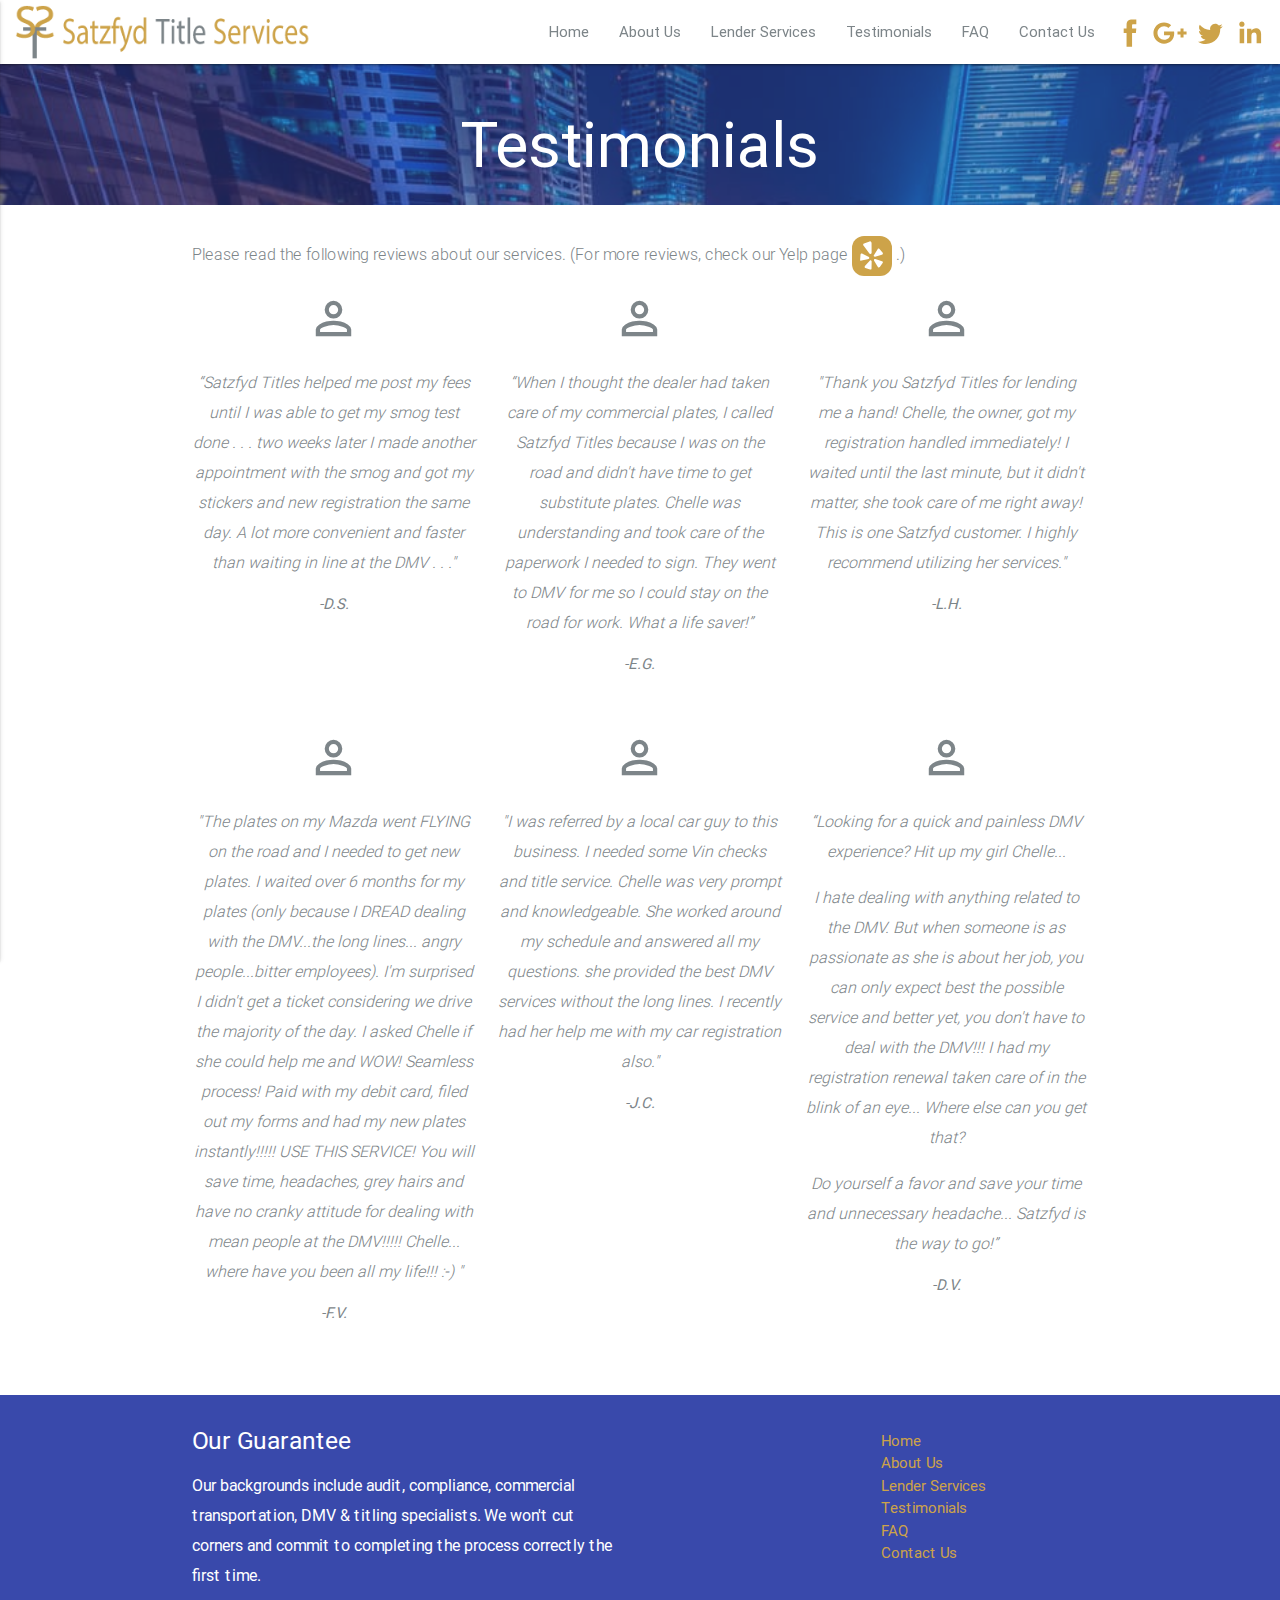
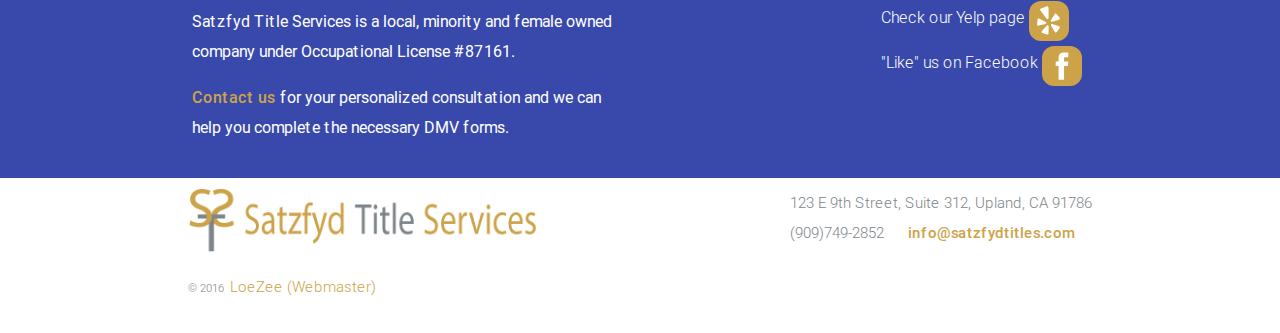
<file: testimonials.html>
<!DOCTYPE html>
<html lang="en">
<head>
  <meta http-equiv="Content-Type" content="text/html; charset=UTF-8"/>
  <meta name="viewport" content="width=device-width, initial-scale=1, maximum-scale=1.0, user-scalable=no"/>
  <meta name="DESCRIPTION" content="Receive personalized support obtaining your vehicle title when you contact our
  lender services company at (909) 749-2852 in Upland, CA.">
  <meta name="KEYWORDS" content="vehicle title, registration service, stickers, upland, fontana, pomona, chino,
  chino hills, montclair, claremont, rancho cucamonga, ontario, rialto, bloomington,
  riverside, redlands, auto tags, pink slip, dmv service, title transfer, salvage title,
  bond title, duplicate title, purchase used vehicle">
  <!-- <script type="text/javascript" src="http://detect.deviceatlas.com/redirect.js?d=http://satzfydtitles.com&m=http://msatzfydtitlescom.spmd.mobi"></script>  <script>
    (function(i,s,o,g,r,a,m){i['GoogleAnalyticsObject']=r;i[r]=i[r]||function(){
    (i[r].q=i[r].q||[]).push(arguments)},i[r].l=1*new Date();a=s.createElement(o),
    m=s.getElementsByTagName(o)[0];a.async=1;a.src=g;m.parentNode.insertBefore(a,m)
    })(window,document,'script','//www.google-analytics.com/analytics.js','ga');

    ga('create', 'UA-62389627-1', 'auto');
    ga('send', 'pageview');

  </script> -->
  <title>Testimonials</title>

  <!-- favicon -->
  <link rel="icon" href="img/favicon.ico" type="image/x-icon" />

  <!-- CSS  -->
  <link href="https://fonts.googleapis.com/icon?family=Material+Icons" rel="stylesheet">
  <link href="css/materialize.css" type="text/css" rel="stylesheet" media="screen,projection"/>
  <link href="css/style.css" type="text/css" rel="stylesheet" media="screen,projection"/>
  <link href="css/section_page.css" type="text/css" rel="stylesheet" media="screen,projection"/>
	<link rel="stylesheet" media="print" href="css/print.css"/>
</head>
<body>
  <nav class="white" role="navigation">
    <div class="nav-wrapper container">
      <a id="logo-container" href="/" class="brand-logo"><img src="img/logo.png" alt="Logo" title="Logo"></a>

      <ul class="right soc">
        <li>
          <a href="javascript:window.open('https://www.facebook.com/share.php?u=http://www.satzfydtitles.com/testimonials.html','mypopuptitle','width=500,height=400')" class="icon-10 facebook" title="Facebook">
            <svg viewBox="0 0 512 512">
              <path d="M211.9 197.4h-36.7v59.9h36.7V433.1h70.5V256.5h49.2l5.2-59.1h-54.4c0 0 0-22.1 0-33.7 0-13.9 2.8-19.5 16.3-19.5 10.9 0 38.2 0 38.2 0V82.9c0 0-40.2 0-48.8 0 -52.5 0-76.1 23.1-76.1 67.3C211.9 188.8 211.9 197.4 211.9 197.4z">
              </path>
            </svg><!--[if lt IE 9]><em>Facebook</em><![endif]-->
          </a>
        </li>
        <li>
          <a href="javascript:window.open('https://plus.google.com/share?url=http://www.satzfydtitles.com/testimonials.html','mypopuptitle','width=500,height=400')" class="icon-14 googleplus" title="GooglePlus">
            <svg viewBox="0 0 512 512">
              <path d="M179.7 237.6L179.7 284.2 256.7 284.2C253.6 304.2 233.4 342.9 179.7 342.9 133.4 342.9 95.6 304.4 95.6 257 95.6 209.6 133.4 171.1 179.7 171.1 206.1 171.1 223.7 182.4 233.8 192.1L270.6 156.6C247 134.4 216.4 121 179.7 121 104.7 121 44 181.8 44 257 44 332.2 104.7 393 179.7 393 258 393 310 337.8 310 260.1 310 251.2 309 244.4 307.9 237.6L179.7 237.6 179.7 237.6ZM468 236.7L429.3 236.7 429.3 198 390.7 198 390.7 236.7 352 236.7 352 275.3 390.7 275.3 390.7 314 429.3 314 429.3 275.3 468 275.3">
              </path>
            </svg><!--[if lt IE 9]><em>GooglePlus</em><![endif]-->
          </a>
        </li>
        <li>
          <a href="javascript:window.open('https://twitter.com/intent/tweet?text=http%3A%2F%2Fwww.satzfydtitles.com%2Ftestimonials.html&source=webclient','mypopuptitle','width=500,height=400')" class="icon-26 twitter" title="Twitter">
            <svg viewBox="0 0 512 512">
              <path d="M419.6 168.6c-11.7 5.2-24.2 8.7-37.4 10.2 13.4-8.1 23.8-20.8 28.6-36 -12.6 7.5-26.5 12.9-41.3 15.8 -11.9-12.6-28.8-20.6-47.5-20.6 -42 0-72.9 39.2-63.4 79.9 -54.1-2.7-102.1-28.6-134.2-68 -17 29.2-8.8 67.5 20.1 86.9 -10.7-0.3-20.7-3.3-29.5-8.1 -0.7 30.2 20.9 58.4 52.2 64.6 -9.2 2.5-19.2 3.1-29.4 1.1 8.3 25.9 32.3 44.7 60.8 45.2 -27.4 21.4-61.8 31-96.4 27 28.8 18.5 63 29.2 99.8 29.2 120.8 0 189.1-102.1 185-193.6C399.9 193.1 410.9 181.7 419.6 168.6z">
              </path>
            </svg><!--[if lt IE 9]><em>Twitter</em><![endif]-->
          </a>
        </li>
        <li>
          <a href="javascript:window.open('https://www.linkedin.com/shareArticle?mini=true&url=http://www.satzfydtitles.com/testimonials.html','mypopuptitle','width=500,height=400')" class="icon-17 linkedin" title="LinkedIn">
            <svg viewBox="0 0 512 512">
              <path d="M186.4 142.4c0 19-15.3 34.5-34.2 34.5 -18.9 0-34.2-15.4-34.2-34.5 0-19 15.3-34.5 34.2-34.5C171.1 107.9 186.4 123.4 186.4 142.4zM181.4 201.3h-57.8V388.1h57.8V201.3zM273.8 201.3h-55.4V388.1h55.4c0 0 0-69.3 0-98 0-26.3 12.1-41.9 35.2-41.9 21.3 0 31.5 15 31.5 41.9 0 26.9 0 98 0 98h57.5c0 0 0-68.2 0-118.3 0-50-28.3-74.2-68-74.2 -39.6 0-56.3 30.9-56.3 30.9v-25.2H273.8z">
              </path>
            </svg><!--[if lt IE 9]><em>LinkedIn</em><![endif]-->
          </a>
        </li>
      </ul>
      <ul class="right hide-on-med-and-down">
        <li><a href="/">Home</a></li>
        <li><a href="index.html#about">About Us</a></li>
        <li><a href="lender_services.html">Lender Services</a></li>
        <li><a href="testimonials.html">Testimonials</a></li>
        <li><a href="faq.html">FAQ</a></li>
        <li><a href="contact.html">Contact Us</a></li>
      </ul>

      <ul id="nav-mobile" class="side-nav">
        <li><a href="/">Home</a></li>
        <li><a href="index.html#about">About Us</a></li>
        <li><a href="lender_services.html">Lender Services</a></li>
        <li><a href="testimonials.html">Testimonials</a></li>
        <li><a href="faq.html">FAQ</a></li>
        <li><a href="contact.html">Contact Us</a></li>
        <li class="socLi">
          <a href="https://www.facebook.com/share.php?u=http://www.satzfydtitles.com/testimonials.html" class="icon-10 facebook" title="Facebook" target="_blank">
            <svg viewBox="0 0 512 512">
              <path d="M211.9 197.4h-36.7v59.9h36.7V433.1h70.5V256.5h49.2l5.2-59.1h-54.4c0 0 0-22.1 0-33.7 0-13.9 2.8-19.5 16.3-19.5 10.9 0 38.2 0 38.2 0V82.9c0 0-40.2 0-48.8 0 -52.5 0-76.1 23.1-76.1 67.3C211.9 188.8 211.9 197.4 211.9 197.4z">
              </path>
            </svg><!--[if lt IE 9]><em>Facebook</em><![endif]-->
          </a>
        </li>
        <li class="socLi">
          <a href="https://plus.google.com/share?url=http://www.satzfydtitles.com/testimonials.html" class="icon-14 googleplus" title="GooglePlus" target="_blank">
            <svg viewBox="0 0 512 512">
              <path d="M179.7 237.6L179.7 284.2 256.7 284.2C253.6 304.2 233.4 342.9 179.7 342.9 133.4 342.9 95.6 304.4 95.6 257 95.6 209.6 133.4 171.1 179.7 171.1 206.1 171.1 223.7 182.4 233.8 192.1L270.6 156.6C247 134.4 216.4 121 179.7 121 104.7 121 44 181.8 44 257 44 332.2 104.7 393 179.7 393 258 393 310 337.8 310 260.1 310 251.2 309 244.4 307.9 237.6L179.7 237.6 179.7 237.6ZM468 236.7L429.3 236.7 429.3 198 390.7 198 390.7 236.7 352 236.7 352 275.3 390.7 275.3 390.7 314 429.3 314 429.3 275.3 468 275.3">
              </path>
            </svg><!--[if lt IE 9]><em>GooglePlus</em><![endif]-->
          </a>
        </li>
        <li class="socLi">
          <a href="https://twitter.com/intent/tweet?text=http%3A%2F%2Fwww.satzfydtitles.com%2Ftestimonials.html&source=webclient" class="icon-26 twitter" title="Twitter" target="_blank">
            <svg viewBox="0 0 512 512">
              <path d="M419.6 168.6c-11.7 5.2-24.2 8.7-37.4 10.2 13.4-8.1 23.8-20.8 28.6-36 -12.6 7.5-26.5 12.9-41.3 15.8 -11.9-12.6-28.8-20.6-47.5-20.6 -42 0-72.9 39.2-63.4 79.9 -54.1-2.7-102.1-28.6-134.2-68 -17 29.2-8.8 67.5 20.1 86.9 -10.7-0.3-20.7-3.3-29.5-8.1 -0.7 30.2 20.9 58.4 52.2 64.6 -9.2 2.5-19.2 3.1-29.4 1.1 8.3 25.9 32.3 44.7 60.8 45.2 -27.4 21.4-61.8 31-96.4 27 28.8 18.5 63 29.2 99.8 29.2 120.8 0 189.1-102.1 185-193.6C399.9 193.1 410.9 181.7 419.6 168.6z">
              </path>
            </svg><!--[if lt IE 9]><em>Twitter</em><![endif]-->
          </a>
        </li>
        <li class="socLi">
          <a href="https://www.linkedin.com/shareArticle?mini=true&url=http://www.satzfydtitles.com/testimonials.html" class="icon-17 linkedin" title="LinkedIn" target="_blank">
            <svg viewBox="0 0 512 512">
              <path d="M186.4 142.4c0 19-15.3 34.5-34.2 34.5 -18.9 0-34.2-15.4-34.2-34.5 0-19 15.3-34.5 34.2-34.5C171.1 107.9 186.4 123.4 186.4 142.4zM181.4 201.3h-57.8V388.1h57.8V201.3zM273.8 201.3h-55.4V388.1h55.4c0 0 0-69.3 0-98 0-26.3 12.1-41.9 35.2-41.9 21.3 0 31.5 15 31.5 41.9 0 26.9 0 98 0 98h57.5c0 0 0-68.2 0-118.3 0-50-28.3-74.2-68-74.2 -39.6 0-56.3 30.9-56.3 30.9v-25.2H273.8z">
              </path>
            </svg><!--[if lt IE 9]><em>LinkedIn</em><![endif]-->
          </a>
        </li>
      </ul>

      <a href="#" data-activates="nav-mobile" class="button-collapse"><i class="material-icons">menu</i></a>
    </div>
  </nav>


  <div id="index-banner" class="parallax-container">
    <div class="section no-pad-bot">
      <div class="container">
        <h1 class="header center">Testimonials</h1>
      </div>
    </div>
    <div class="parallax sectionImage1"><img src="img/roadNightLights.jpg" alt="Night Freeway" title="Night Freeway"></div>
  </div>


  <div class="container sectContain">
    <div class="section sectionPage">

      <!--   Icon Section   -->
      <div class="row testimonial">

          <div class="col s12 l12">
            <p class="light">Please read the following reviews about our services. (For more reviews, check our Yelp page
              <span>
                <a target="_blank" href="https://www.yelp.com/biz/satzfyd-title-services-upland-2" class="icon-29 yelp" title="Yelp">
                  <svg viewBox="0 0 512 512">
                    <path d="M284.1 298.4c-6.1 6.1-0.9 17.3-0.9 17.3l45.8 76.4c0 0 7.5 10.1 14 10.1 6.5 0 13-5.4 13-5.4l36.2-51.7c0 0 3.6-6.5 3.7-12.2 0.1-8.1-12.1-10.4-12.1-10.4l-85.7-27.5C298.1 294.9 289.7 292.7 284.1 298.4L284.1 298.4zM279.7 259.8c4.4 7.4 16.5 5.3 16.5 5.3l85.5-25c0 0 11.6-4.7 13.3-11.1 1.6-6.3-1.9-13.9-1.9-13.9L352.2 167c0 0-3.5-6.1-10.9-6.7 -8.1-0.7-13.1 9.1-13.1 9.1l-48.3 76C280 245.4 275.7 253 279.7 259.8L279.7 259.8zM239.4 230.2c10.1-2.5 11.7-17.1 11.7-17.1l-0.7-121.7c0 0-1.5-15-8.3-19.1 -10.6-6.4-13.7-3.1-16.7-2.6l-71 26.4c0 0-6.9 2.3-10.6 8.1 -5.2 8.2 5.3 20.2 5.3 20.2L222.8 225C222.8 225 230.1 232.5 239.4 230.2L239.4 230.2zM221.8 279.5c0.3-9.4-11.3-15-11.3-15l-76.3-38.5c0 0-11.3-4.7-16.8-1.4 -4.2 2.5-7.9 7-8.3 11l-5 61.2c0 0-0.7 10.6 2 15.4 3.9 6.8 16.7 2.1 16.7 2.1l89.1-19.7C215.4 292.1 221.5 291.9 221.8 279.5L221.8 279.5zM244 312.5c-7.6-3.9-16.8 4.2-16.8 4.2l-59.6 65.6c0 0-7.4 10-5.5 16.2 1.8 5.8 4.7 8.6 8.9 10.7l59.9 18.9c0 0 7.3 1.5 12.8-0.1 7.8-2.3 6.4-14.5 6.4-14.5l1.4-88.9C251.3 324.6 251 316.1 244 312.5L244 312.5zM244 312.5">
                    </path>
                  </svg><!--[if lt IE 9]><em>Yelp</em><![endif]-->
                </a>
              </span>
              .)
            </p>
          </div>

          <div class="col s12 m4 l4">
             <div class="icon-block">
              <i class="material-icons">perm_identity</i>
               <!-- <img src="#" class="circle" alt="" title=""> -->
               <p class="light">“Satzfyd Titles helped me post my fees until I was able to get my smog
                 test done . . . two weeks later I made another appointment with the smog and got my
                 stickers and new registration the same day. A lot more convenient and faster than waiting
                 in line at the DMV . . ."
               </p>
               <span class="title">-D.S.</span>
             </div>
          </div>


          <div class="col s12 m4 l4">
             <div class="icon-block">
               <i class="material-icons">perm_identity</i>
               <!-- <img src="#" class="circle" alt="" title=""> -->
               <p class="light">“When I thought the dealer had taken care of my commercial plates, I called
                 Satzfyd Titles because I was on the road and didn't have time to get substitute plates.
                 Chelle was understanding and took care of the paperwork I needed to sign. They went to DMV
                 for me so I could stay on the road for work. What a life saver!”
               </p>
               <span class="title">-E.G.</span>
             </div>
          </div>


          <div class="col s12 m4 l4">
             <div class="icon-block">
               <i class="material-icons">perm_identity</i>
               <!-- <img src="#" class="circle" alt="" title=""> -->
               <p class="light">"Thank you Satzfyd Titles for lending me a hand! Chelle, the owner, got my
                 registration handled immediately! I waited until the last minute, but it didn't matter, she
                 took care of me right away! This is one Satzfyd customer. I highly recommend utilizing her
                 services."</p>
               <span class="title">-L.H.</span>
             </div>
          </div>
       </div><!-- end row -->

       <div class="row testimonial">
          <div class="col s12 m4 l4">
             <div class="icon-block">
               <i class="material-icons">perm_identity</i>
               <!-- <img src="#" class="circle" alt="" title=""> -->
               <p class="light">"The plates on my Mazda went FLYING on the road and I needed to get new plates.
                 I waited over 6 months for my plates (only because I DREAD dealing with the DMV...the long lines...
                 angry people...bitter employees).  I'm surprised I didn't get a ticket considering we drive the
                 majority of the day.  I asked Chelle if she could help me and WOW!  Seamless process!  Paid with my
                 debit card, filed out my forms and had my new plates instantly!!!!!  USE THIS SERVICE!  You will save
                 time, headaches, grey hairs and have no cranky attitude for dealing with mean people at the DMV!!!!!
                 Chelle... where have you been all my life!!! :-) "
               </p>
               <span class="title">-F.V.</span>
             </div>
          </div>

          <div class="col s12 m4 l4">
             <div class="icon-block">
               <i class="material-icons">perm_identity</i>
               <!-- <img src="#" class="circle" alt="" title=""> -->
               <p class="light">"I was referred by a local car guy to this business. I needed some Vin checks
                 and title service. Chelle  was very prompt and knowledgeable. She worked around my schedule and
                 answered all my questions. she provided the best DMV services without the long lines. I recently
                 had her help me with my car registration also."
               </p>
               <span class="title">-J.C.</span>
             </div>
          </div>

          <div class="col s12 m4 l4">
             <div class="icon-block">
               <i class="material-icons">perm_identity</i>
               <!-- <img src="#" class="circle" alt="" title=""> -->
               <p class="light">“Looking for a quick and painless DMV experience? Hit up my girl Chelle...</p>
               <p class="light">I hate dealing with anything related to the DMV. But when someone is as passionate
                 as she is about her job, you can only expect best the possible service and better yet, you don't
                 have to deal with the DMV!!! I had my registration renewal taken care of in the blink of an eye...
                 Where else can you get that?</p>
               <p class="light">Do yourself a favor and save your time and unnecessary headache... Satzfyd is the way
                 to go!”
               </p>
               <span class="title">-D.V.</span>
             </div>
          </div>

      </div>

    </div>
  </div>


  <footer class="page-footer">
    <div class="container">
      <div class="row">
        <div class="col l6 s12">
          <h5 class="white-text">Our Guarantee</h5>
          <p class="white-text">Our backgrounds include audit, compliance, commercial transportation, DMV &
            titling specialists. We won't cut corners and commit to completing the process correctly the first
            time.<p>
          <p class="white-text">Satzfyd Title Services is a local, minority and female owned company under
            Occupational License #87161.</p>
          <p class="white-text"><a id="contactLink" href="contact.html">Contact us</a> for your personalized
            consultation and we can help you complete the necessary DMV forms.</p>
        </div>
        <div class="col l3 s12">
        </div>
        <div class="col l3 s12">
          <ul>
            <li><a class="white-text" href="/">Home</a></li>
            <li><a class="white-text" href="index.html#about">About Us</a></li>
            <li><a class="white-text" href="lender_services.html">Lender Services</a></li>
            <li><a class="white-text" href="testimonials.html">Testimonials</a></li>
            <li><a class="white-text" href="faq.html">FAQ</a></li>
            <li><a class="white-text" href="contact.html">Contact Us</a></li>
          </ul>
        </div>

        <div class="col s12 l3">
        </div>

        <div class="col s12 m12 l3 contactSocial left-align">
            <p class="light">
              <span>Check our Yelp page
                <a target="_blank" href="https://www.yelp.com/biz/satzfyd-title-services-upland-2" class="icon-29 yelp" title="Yelp">
                  <svg viewBox="0 0 512 512">
                    <path d="M284.1 298.4c-6.1 6.1-0.9 17.3-0.9 17.3l45.8 76.4c0 0 7.5 10.1 14 10.1 6.5 0 13-5.4 13-5.4l36.2-51.7c0 0 3.6-6.5 3.7-12.2 0.1-8.1-12.1-10.4-12.1-10.4l-85.7-27.5C298.1 294.9 289.7 292.7 284.1 298.4L284.1 298.4zM279.7 259.8c4.4 7.4 16.5 5.3 16.5 5.3l85.5-25c0 0 11.6-4.7 13.3-11.1 1.6-6.3-1.9-13.9-1.9-13.9L352.2 167c0 0-3.5-6.1-10.9-6.7 -8.1-0.7-13.1 9.1-13.1 9.1l-48.3 76C280 245.4 275.7 253 279.7 259.8L279.7 259.8zM239.4 230.2c10.1-2.5 11.7-17.1 11.7-17.1l-0.7-121.7c0 0-1.5-15-8.3-19.1 -10.6-6.4-13.7-3.1-16.7-2.6l-71 26.4c0 0-6.9 2.3-10.6 8.1 -5.2 8.2 5.3 20.2 5.3 20.2L222.8 225C222.8 225 230.1 232.5 239.4 230.2L239.4 230.2zM221.8 279.5c0.3-9.4-11.3-15-11.3-15l-76.3-38.5c0 0-11.3-4.7-16.8-1.4 -4.2 2.5-7.9 7-8.3 11l-5 61.2c0 0-0.7 10.6 2 15.4 3.9 6.8 16.7 2.1 16.7 2.1l89.1-19.7C215.4 292.1 221.5 291.9 221.8 279.5L221.8 279.5zM244 312.5c-7.6-3.9-16.8 4.2-16.8 4.2l-59.6 65.6c0 0-7.4 10-5.5 16.2 1.8 5.8 4.7 8.6 8.9 10.7l59.9 18.9c0 0 7.3 1.5 12.8-0.1 7.8-2.3 6.4-14.5 6.4-14.5l1.4-88.9C251.3 324.6 251 316.1 244 312.5L244 312.5zM244 312.5">
                    </path>
                  </svg><!--[if lt IE 9]><em>Yelp</em><![endif]-->
                </a>
              </span>
              <span>"Like" us on Facebook
                <a target="_blank" href="https://facebook.com/satzfydtitles" class="icon-10 facebook" title="Facebook">
                  <svg viewBox="0 0 512 512">
                    <path d="M211.9 197.4h-36.7v59.9h36.7V433.1h70.5V256.5h49.2l5.2-59.1h-54.4c0 0 0-22.1 0-33.7 0-13.9 2.8-19.5 16.3-19.5 10.9 0 38.2 0 38.2 0V82.9c0 0-40.2 0-48.8 0 -52.5 0-76.1 23.1-76.1 67.3C211.9 188.8 211.9 197.4 211.9 197.4z">
                    </path>
                  </svg><!--[if lt IE 9]><em>Facebook</em><![endif]-->
                </a>
              </span>
            </p>
          </div>

      </div>
    </div>
    <div class="footer-copyright indigo darken-1">
      <div class="container">
        <div class="col s12 m3 right">
          <div class="row address">123 E 9th Street, Suite 312, Upland, CA 91786</div>
          <div class="row combo">
            <span class="phone">(909)749-2852</span>
            <span class="email"><a href="mailto:info@satzfydtitles.com">info@satzfydtitles.com</a></span>
          </div>
        </div>
        <div class="col s12 m3 left">
          <div class="row footerLogo">
            <a id="logo-container" href="/" class="brand-logo"><img src="img/logo.png" alt="Logo" title="Logo"></a>
          </div>
          <!-- Website Created and Styled using MaterializeCSS.com -->
          <div class="row"><small>&copy; 2016 &nbsp;<a href="mailto:lzanott2.du.edu@gmail.com">LoeZee (Webmaster)</a></small></div>
        </div>
      </div>
    </div>
  </footer>


  <!--  Scripts-->
  <script src="https://code.jquery.com/jquery-2.1.1.min.js"></script>
  <script src="js/materialize.js"></script>
  <script src="js/init.js"></script>

  </body>
</html>
</file>
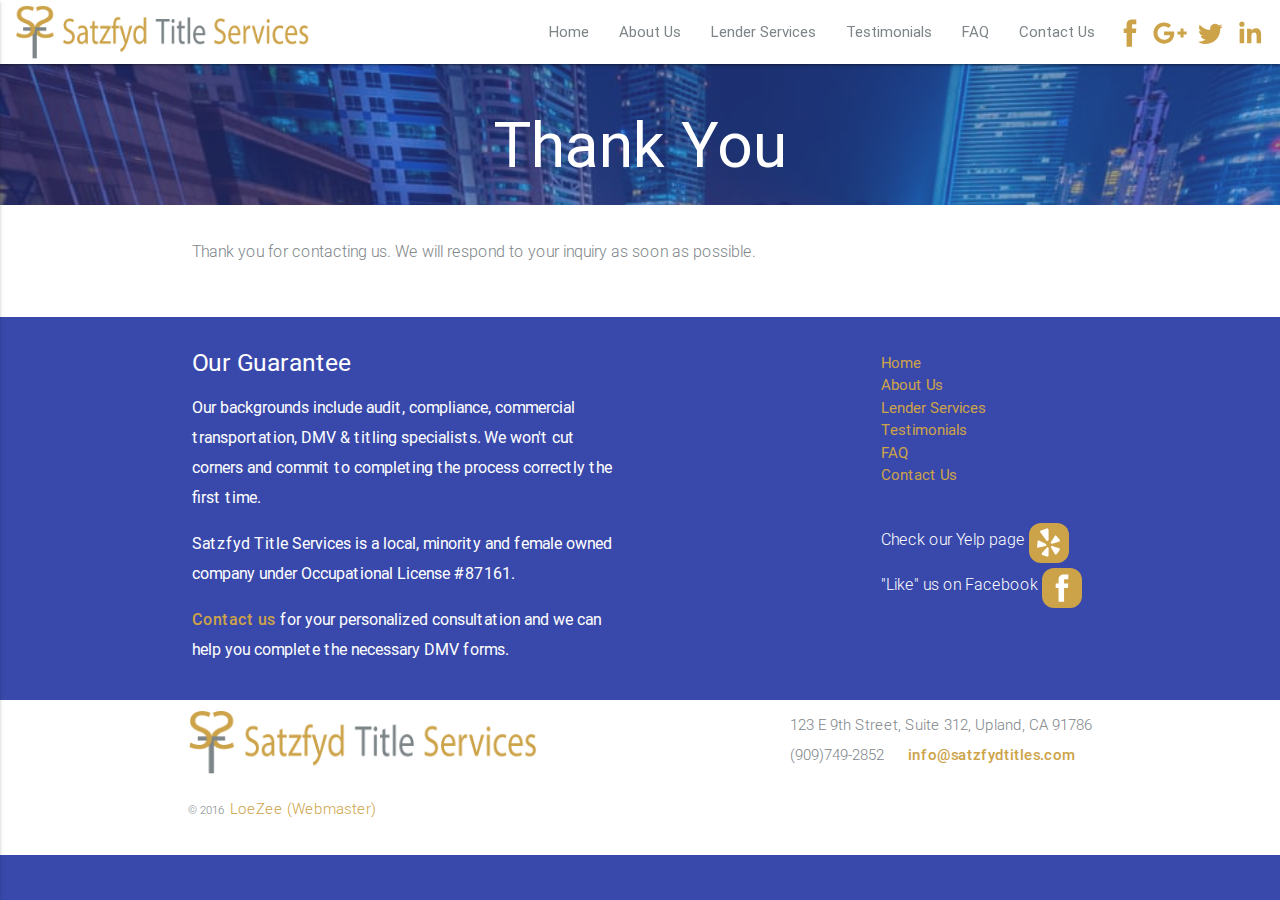
<file: thank-you.html>
<!DOCTYPE html>
<html lang="en">
<head>
  <meta http-equiv="Content-Type" content="text/html; charset=UTF-8"/>
  <meta name="viewport" content="width=device-width, initial-scale=1, maximum-scale=1.0, user-scalable=no"/>
  <meta name="DESCRIPTION" content="Receive personalized support obtaining your vehicle title when you contact our
  lender services company at (909) 749-2852 in Upland, CA.">
  <meta name="KEYWORDS" content="vehicle title, registration service, stickers, upland, fontana, pomona, chino,
  chino hills, montclair, claremont, rancho cucamonga, ontario, rialto, bloomington,
  riverside, redlands, auto tags, pink slip, dmv service, title transfer, salvage title,
  bond title, duplicate title, purchase used vehicle">
  <!-- <script type="text/javascript" src="http://detect.deviceatlas.com/redirect.js?d=http://satzfydtitles.com&m=http://msatzfydtitlescom.spmd.mobi"></script>  <script>
    (function(i,s,o,g,r,a,m){i['GoogleAnalyticsObject']=r;i[r]=i[r]||function(){
    (i[r].q=i[r].q||[]).push(arguments)},i[r].l=1*new Date();a=s.createElement(o),
    m=s.getElementsByTagName(o)[0];a.async=1;a.src=g;m.parentNode.insertBefore(a,m)
    })(window,document,'script','//www.google-analytics.com/analytics.js','ga');

    ga('create', 'UA-62389627-1', 'auto');
    ga('send', 'pageview');

  </script> -->
  <title>Thank You</title>

  <!-- favicon -->
  <link rel="icon" href="img/favicon.ico" type="image/x-icon" />

  <!-- CSS  -->
  <link href="https://fonts.googleapis.com/icon?family=Material+Icons" rel="stylesheet">
  <link href="css/materialize.css" type="text/css" rel="stylesheet" media="screen,projection"/>
  <link href="css/style.css" type="text/css" rel="stylesheet" media="screen,projection"/>
  <link href="css/section_page.css" type="text/css" rel="stylesheet" media="screen,projection"/>
	<link rel="stylesheet" media="print" href="css/print.css"/>
</head>
<body>
  <nav class="white" role="navigation">
    <div class="nav-wrapper container">
      <a id="logo-container" href="/" class="brand-logo"><img src="img/logo.png" alt="Logo" title="Logo"></a>

      <ul class="right soc">
        <li>
          <a href="javascript:window.open('https://www.facebook.com/share.php?u=http://www.satzfydtitles.com/thank-you.html','mypopuptitle','width=500,height=400')" class="icon-10 facebook" title="Facebook">
            <svg viewBox="0 0 512 512">
              <path d="M211.9 197.4h-36.7v59.9h36.7V433.1h70.5V256.5h49.2l5.2-59.1h-54.4c0 0 0-22.1 0-33.7 0-13.9 2.8-19.5 16.3-19.5 10.9 0 38.2 0 38.2 0V82.9c0 0-40.2 0-48.8 0 -52.5 0-76.1 23.1-76.1 67.3C211.9 188.8 211.9 197.4 211.9 197.4z">
              </path>
            </svg><!--[if lt IE 9]><em>Facebook</em><![endif]-->
          </a>
        </li>
        <li>
          <a href="javascript:window.open('https://plus.google.com/share?url=http://www.satzfydtitles.com/thank-you.html','mypopuptitle','width=500,height=400')" class="icon-14 googleplus" title="GooglePlus">
            <svg viewBox="0 0 512 512">
              <path d="M179.7 237.6L179.7 284.2 256.7 284.2C253.6 304.2 233.4 342.9 179.7 342.9 133.4 342.9 95.6 304.4 95.6 257 95.6 209.6 133.4 171.1 179.7 171.1 206.1 171.1 223.7 182.4 233.8 192.1L270.6 156.6C247 134.4 216.4 121 179.7 121 104.7 121 44 181.8 44 257 44 332.2 104.7 393 179.7 393 258 393 310 337.8 310 260.1 310 251.2 309 244.4 307.9 237.6L179.7 237.6 179.7 237.6ZM468 236.7L429.3 236.7 429.3 198 390.7 198 390.7 236.7 352 236.7 352 275.3 390.7 275.3 390.7 314 429.3 314 429.3 275.3 468 275.3">
              </path>
            </svg><!--[if lt IE 9]><em>GooglePlus</em><![endif]-->
          </a>
        </li>
        <li>
          <a href="javascript:window.open('https://twitter.com/intent/tweet?text=http%3A%2F%2Fwww.satzfydtitles.com%2Fthank-you.html&source=webclient','mypopuptitle','width=500,height=400')" class="icon-26 twitter" title="Twitter">
            <svg viewBox="0 0 512 512">
              <path d="M419.6 168.6c-11.7 5.2-24.2 8.7-37.4 10.2 13.4-8.1 23.8-20.8 28.6-36 -12.6 7.5-26.5 12.9-41.3 15.8 -11.9-12.6-28.8-20.6-47.5-20.6 -42 0-72.9 39.2-63.4 79.9 -54.1-2.7-102.1-28.6-134.2-68 -17 29.2-8.8 67.5 20.1 86.9 -10.7-0.3-20.7-3.3-29.5-8.1 -0.7 30.2 20.9 58.4 52.2 64.6 -9.2 2.5-19.2 3.1-29.4 1.1 8.3 25.9 32.3 44.7 60.8 45.2 -27.4 21.4-61.8 31-96.4 27 28.8 18.5 63 29.2 99.8 29.2 120.8 0 189.1-102.1 185-193.6C399.9 193.1 410.9 181.7 419.6 168.6z">
              </path>
            </svg><!--[if lt IE 9]><em>Twitter</em><![endif]-->
          </a>
        </li>
        <li>
          <a href="javascript:window.open('https://www.linkedin.com/shareArticle?mini=true&url=http://www.satzfydtitles.com/thank-you.html','mypopuptitle','width=500,height=400')" class="icon-17 linkedin" title="LinkedIn">
            <svg viewBox="0 0 512 512">
              <path d="M186.4 142.4c0 19-15.3 34.5-34.2 34.5 -18.9 0-34.2-15.4-34.2-34.5 0-19 15.3-34.5 34.2-34.5C171.1 107.9 186.4 123.4 186.4 142.4zM181.4 201.3h-57.8V388.1h57.8V201.3zM273.8 201.3h-55.4V388.1h55.4c0 0 0-69.3 0-98 0-26.3 12.1-41.9 35.2-41.9 21.3 0 31.5 15 31.5 41.9 0 26.9 0 98 0 98h57.5c0 0 0-68.2 0-118.3 0-50-28.3-74.2-68-74.2 -39.6 0-56.3 30.9-56.3 30.9v-25.2H273.8z">
              </path>
            </svg><!--[if lt IE 9]><em>LinkedIn</em><![endif]-->
          </a>
        </li>
      </ul>
      <ul class="right hide-on-med-and-down">
        <li><a href="/">Home</a></li>
        <li><a href="index.html#about">About Us</a></li>
        <li><a href="lender_services.html">Lender Services</a></li>
        <li><a href="testimonials.html">Testimonials</a></li>
        <li><a href="faq.html">FAQ</a></li>
        <li><a href="contact.html">Contact Us</a></li>
      </ul>

      <ul id="nav-mobile" class="side-nav">
        <li><a href="/">Home</a></li>
        <li><a href="index.html#about">About Us</a></li>
        <li><a href="lender_services.html">Lender Services</a></li>
        <li><a href="testimonials.html">Testimonials</a></li>
        <li><a href="faq.html">FAQ</a></li>
        <li><a href="contact.html">Contact Us</a></li>
        <li class="socLi">
          <a href="https://www.facebook.com/share.php?u=http://www.satzfydtitles.com/thank-you.html" class="icon-10 facebook" title="Facebook" target="_blank">
            <svg viewBox="0 0 512 512">
              <path d="M211.9 197.4h-36.7v59.9h36.7V433.1h70.5V256.5h49.2l5.2-59.1h-54.4c0 0 0-22.1 0-33.7 0-13.9 2.8-19.5 16.3-19.5 10.9 0 38.2 0 38.2 0V82.9c0 0-40.2 0-48.8 0 -52.5 0-76.1 23.1-76.1 67.3C211.9 188.8 211.9 197.4 211.9 197.4z">
              </path>
            </svg><!--[if lt IE 9]><em>Facebook</em><![endif]-->
          </a>
        </li>
        <li class="socLi">
          <a href="https://plus.google.com/share?url=http://www.satzfydtitles.com/thank-you.html" class="icon-14 googleplus" title="GooglePlus" target="_blank">
            <svg viewBox="0 0 512 512">
              <path d="M179.7 237.6L179.7 284.2 256.7 284.2C253.6 304.2 233.4 342.9 179.7 342.9 133.4 342.9 95.6 304.4 95.6 257 95.6 209.6 133.4 171.1 179.7 171.1 206.1 171.1 223.7 182.4 233.8 192.1L270.6 156.6C247 134.4 216.4 121 179.7 121 104.7 121 44 181.8 44 257 44 332.2 104.7 393 179.7 393 258 393 310 337.8 310 260.1 310 251.2 309 244.4 307.9 237.6L179.7 237.6 179.7 237.6ZM468 236.7L429.3 236.7 429.3 198 390.7 198 390.7 236.7 352 236.7 352 275.3 390.7 275.3 390.7 314 429.3 314 429.3 275.3 468 275.3">
              </path>
            </svg><!--[if lt IE 9]><em>GooglePlus</em><![endif]-->
          </a>
        </li>
        <li class="socLi">
          <a href="https://twitter.com/intent/tweet?text=http%3A%2F%2Fwww.satzfydtitles.com%2Fthank-you.html&source=webclient" class="icon-26 twitter" title="Twitter" target="_blank">
            <svg viewBox="0 0 512 512">
              <path d="M419.6 168.6c-11.7 5.2-24.2 8.7-37.4 10.2 13.4-8.1 23.8-20.8 28.6-36 -12.6 7.5-26.5 12.9-41.3 15.8 -11.9-12.6-28.8-20.6-47.5-20.6 -42 0-72.9 39.2-63.4 79.9 -54.1-2.7-102.1-28.6-134.2-68 -17 29.2-8.8 67.5 20.1 86.9 -10.7-0.3-20.7-3.3-29.5-8.1 -0.7 30.2 20.9 58.4 52.2 64.6 -9.2 2.5-19.2 3.1-29.4 1.1 8.3 25.9 32.3 44.7 60.8 45.2 -27.4 21.4-61.8 31-96.4 27 28.8 18.5 63 29.2 99.8 29.2 120.8 0 189.1-102.1 185-193.6C399.9 193.1 410.9 181.7 419.6 168.6z">
              </path>
            </svg><!--[if lt IE 9]><em>Twitter</em><![endif]-->
          </a>
        </li>
        <li class="socLi">
          <a href="https://www.linkedin.com/shareArticle?mini=true&url=http://www.satzfydtitles.com/thank-you.html" class="icon-17 linkedin" title="LinkedIn" target="_blank">
            <svg viewBox="0 0 512 512">
              <path d="M186.4 142.4c0 19-15.3 34.5-34.2 34.5 -18.9 0-34.2-15.4-34.2-34.5 0-19 15.3-34.5 34.2-34.5C171.1 107.9 186.4 123.4 186.4 142.4zM181.4 201.3h-57.8V388.1h57.8V201.3zM273.8 201.3h-55.4V388.1h55.4c0 0 0-69.3 0-98 0-26.3 12.1-41.9 35.2-41.9 21.3 0 31.5 15 31.5 41.9 0 26.9 0 98 0 98h57.5c0 0 0-68.2 0-118.3 0-50-28.3-74.2-68-74.2 -39.6 0-56.3 30.9-56.3 30.9v-25.2H273.8z">
              </path>
            </svg><!--[if lt IE 9]><em>LinkedIn</em><![endif]-->
          </a>
        </li>
      </ul>

      <a href="#" data-activates="nav-mobile" class="button-collapse"><i class="material-icons">menu</i></a>
    </div>
  </nav>

  <div id="index-banner" class="parallax-container">
    <div class="section no-pad-bot">
      <div class="container">
        <h1 class="header center">Thank You</h1>
      </div>
    </div>
    <div class="parallax sectionImage1"><img src="img/roadNightLights.jpg" alt="Night Freeway" title="Night Freeway"></div>
  </div>


  <div class="container sectContain">
    <div class="section sectionPage">

      <div class="row">
        <div class="col s12">
          <p class="left-align light">Thank you for contacting us. We will respond to your inquiry as soon as possible.
          </p>
        </div>
      </div>
    </div>
  </div>


  <footer class="page-footer">
    <div class="container">
      <div class="row">
        <div class="col l6 s12">
          <h5 class="white-text">Our Guarantee</h5>
          <p class="white-text">Our backgrounds include audit, compliance, commercial transportation, DMV &
            titling specialists. We won't cut corners and commit to completing the process correctly the first
            time.<p>
          <p class="white-text">Satzfyd Title Services is a local, minority and female owned company under
            Occupational License #87161.</p>
          <p class="white-text"><a id="contactLink" href="contact.html">Contact us</a> for your personalized
            consultation and we can help you complete the necessary DMV forms.</p>
        </div>
        <div class="col l3 s12">
        </div>
        <div class="col l3 s12">
          <ul>
            <li><a class="white-text" href="/">Home</a></li>
            <li><a class="white-text" href="index.html#about">About Us</a></li>
            <li><a class="white-text" href="lender_services.html">Lender Services</a></li>
            <li><a class="white-text" href="testimonials.html">Testimonials</a></li>
            <li><a class="white-text" href="faq.html">FAQ</a></li>
            <li><a class="white-text" href="contact.html">Contact Us</a></li>
          </ul>
        </div>

        <div class="col s12 l3">
        </div>

        <div class="col s12 m12 l3 contactSocial left-align">
            <p class="light">
              <span>Check our Yelp page
                <a target="_blank" href="https://www.yelp.com/biz/satzfyd-title-services-upland-2" class="icon-29 yelp" title="Yelp">
                  <svg viewBox="0 0 512 512">
                    <path d="M284.1 298.4c-6.1 6.1-0.9 17.3-0.9 17.3l45.8 76.4c0 0 7.5 10.1 14 10.1 6.5 0 13-5.4 13-5.4l36.2-51.7c0 0 3.6-6.5 3.7-12.2 0.1-8.1-12.1-10.4-12.1-10.4l-85.7-27.5C298.1 294.9 289.7 292.7 284.1 298.4L284.1 298.4zM279.7 259.8c4.4 7.4 16.5 5.3 16.5 5.3l85.5-25c0 0 11.6-4.7 13.3-11.1 1.6-6.3-1.9-13.9-1.9-13.9L352.2 167c0 0-3.5-6.1-10.9-6.7 -8.1-0.7-13.1 9.1-13.1 9.1l-48.3 76C280 245.4 275.7 253 279.7 259.8L279.7 259.8zM239.4 230.2c10.1-2.5 11.7-17.1 11.7-17.1l-0.7-121.7c0 0-1.5-15-8.3-19.1 -10.6-6.4-13.7-3.1-16.7-2.6l-71 26.4c0 0-6.9 2.3-10.6 8.1 -5.2 8.2 5.3 20.2 5.3 20.2L222.8 225C222.8 225 230.1 232.5 239.4 230.2L239.4 230.2zM221.8 279.5c0.3-9.4-11.3-15-11.3-15l-76.3-38.5c0 0-11.3-4.7-16.8-1.4 -4.2 2.5-7.9 7-8.3 11l-5 61.2c0 0-0.7 10.6 2 15.4 3.9 6.8 16.7 2.1 16.7 2.1l89.1-19.7C215.4 292.1 221.5 291.9 221.8 279.5L221.8 279.5zM244 312.5c-7.6-3.9-16.8 4.2-16.8 4.2l-59.6 65.6c0 0-7.4 10-5.5 16.2 1.8 5.8 4.7 8.6 8.9 10.7l59.9 18.9c0 0 7.3 1.5 12.8-0.1 7.8-2.3 6.4-14.5 6.4-14.5l1.4-88.9C251.3 324.6 251 316.1 244 312.5L244 312.5zM244 312.5">
                    </path>
                  </svg><!--[if lt IE 9]><em>Yelp</em><![endif]-->
                </a>
              </span>
              <span>"Like" us on Facebook
                <a target="_blank" href="https://facebook.com/satzfydtitles" class="icon-10 facebook" title="Facebook">
                  <svg viewBox="0 0 512 512">
                    <path d="M211.9 197.4h-36.7v59.9h36.7V433.1h70.5V256.5h49.2l5.2-59.1h-54.4c0 0 0-22.1 0-33.7 0-13.9 2.8-19.5 16.3-19.5 10.9 0 38.2 0 38.2 0V82.9c0 0-40.2 0-48.8 0 -52.5 0-76.1 23.1-76.1 67.3C211.9 188.8 211.9 197.4 211.9 197.4z">
                    </path>
                  </svg><!--[if lt IE 9]><em>Facebook</em><![endif]-->
                </a>
              </span>
            </p>
          </div>

      </div>
    </div>
    <div class="footer-copyright indigo darken-1">
      <div class="container">
        <div class="col s12 m3 right">
          <div class="row address">123 E 9th Street, Suite 312, Upland, CA 91786</div>
          <div class="row combo">
            <span class="phone">(909)749-2852</span>
            <span class="email"><a href="mailto:info@satzfydtitles.com">info@satzfydtitles.com</a></span>
          </div>
        </div>
        <div class="col s12 m3 left">
          <div class="row footerLogo">
            <a id="logo-container" href="/" class="brand-logo"><img src="img/logo.png" alt="Logo" title="Logo"></a>
          </div>
          <!-- Website Created and Styled using MaterializeCSS.com -->
          <div class="row"><small>&copy; 2016 &nbsp;<a href="mailto:lzanott2.du.edu@gmail.com">LoeZee (Webmaster)</a></small></div>
        </div>
      </div>
    </div>
  </footer>

  <!--  Scripts-->
  <script src="https://code.jquery.com/jquery-2.1.1.min.js"></script>
  <script src="js/materialize.js"></script>
  <script src="js/init.js"></script>

  <script language="JavaScript">
  // Code for validating the form
  // Visit http://www.javascript-coder.com/html-form/javascript-form-validation.phtml
  // for details
    var frmvalidator  = new Validator("myemailform");
    frmvalidator.addValidation("name","req","Please provide your name");
    frmvalidator.addValidation("email","req","Please provide your email");
    frmvalidator.addValidation("email","email","Please enter a valid email address");
  </script>

  </body>
</html>
</file>
<file: css/home.css>
/*Home Page*/

.parallax.image1 img{
  opacity: 0.5;
}

.parallax.image2 img{
  opacity: 0.5;
}

.parallax.image3 img{
  opacity: 0.5;
}

@media only screen and (max-width : 600px) {
  #index-banner .section {
    top: 0;
  }
}

.icon-block {
  padding: 0 15px;
  text-align: center;
}

.icon-block h2 + h5{
  min-height: 75px;
}

@media only screen and (max-width : 600px) {
  .icon-block h2 + h5 {
    min-height: initial;
  }
}

.icon-block li{
  list-style-type: square !important;
  list-style-position: inside;
  color: #FFFFFF;
  line-height: 2rem;
  font-size: 16px;
}

.icon-block .material-icons {
  font-size: inherit;
}

/* About Us anchor */
#about:before{
  display: block;
  content: "";
  height: 64px;
  margin: -64px 0 0;
}

.section.aboutUs{
  padding-top: 0;
}
</file>
<file: css/print.css>
/* Hide everything unneeded */
@page {
margin: 0.5cm;
}

nav ul, footer{display: none;}

svg{
  height: 27.36px;
}

body {
	line-height: 1.3;
  background: none;
  margin: 0;
}


h1{
	margin: 0;
	font-size: 30pt;
}

h1, h2, h3, h4, h5 {
  font-weight: bold;
  page-break-after: avoid;
  page-break-inside:avoid;
}

h1+p, h2+p, h3+p {
  page-break-before: avoid;
}

#index-banner{
  margin-top: 0;
  display: none;
}

.parallax-container img {
  display: none !important;
}

.nav-mobile{
  display: none;
}

.button-collapse{
  display: none;
}

/* Mover the header a little bit awy from the content */
header {margin-bottom: 40px}


/* Display the URL of the site so that the user knows where the printout came from */
header:after {display: block; content: "www.satzfydtitles.com"}


/* By default links are blue. For optimal legibility change them to black */
p a {color: #000}

/* Show the URL after each link, whereby internal links are preceeded by the site's URL */
p a:after {
	content: " (https://www.satzfydtitles.com/" attr(href) ")";
	font-size: 80%;
	word-wrap: break-word;
}


/* External links don't get this treatment */
p a[href^="http://"]:after, p a[href^="https://"]:after {
	content: " (" attr(href) ")";
}
</file>
<file: css/section_page.css>
/*Section Pages*/
/* Media Queries */
@media only screen and (max-width: 992px){
  .parallax-container .section {
     position: static;
  }
  #index-banner .section .container{
    width: 100%;
  }
}

@media only screen and (max-width: 992px){
  h1 {
    font-size: 3.75rem;
  }
}


/* Banner Image */
.parallax.sectionImage1 img{
  opacity: 0.5;
  width: 100%;
}

.parallax-container{
  min-height: initial;
}

#index-banner + .container{
  background-color: #FFFFFF;
  width: 100%;
}

#index-banner + .container p{
  color: #7D8589; /* grey */
}

#index-banner + .container .section{
  width: 70%;
  margin: auto;
}

/* Main Section Container */
h2, h3, h4, h5 {
  color: #7D8589; /* grey */
}

p, h5{
  clear: both;
}

p + h4, p + h5, ul + h4, ul + h5{
  padding-top: 32px;
}

p + ul, ul + ul{
  margin-top: 0;
}

.section a{
  color: #CDA349 !important; /* gold */
  font-weight: 500;
}

.section a:hover{
  color: #3949ab !important; /* dark blue */
}

.sectContain{
  max-width: 100%;
}

#index-banner + .container .icon-block{
  text-align: center;
  margin-bottom: 35px;
}

.sectionPage ul li{
  list-style-type: square !important;
  list-style-position: inside;
  line-height: 2rem;
}

/* Registration Page*/
.sectionPage .yelp svg{
  height: 40px;
  display: inline-block;
  vertical-align: middle;
  background-color: #CDA349;  /* gold */
  border-radius: 12px;
  fill: #FFFFFF;
}

.sectionPage .yelp svg:hover{
  background-color: #3979ef; /* satyzfydBlue1 */
  transition: background-color .5s ease;
}

h4{
  clear: both;
}

/* Testimonial Page*/
.testimonial .icon-block{
  font-style: italic;
}

#index-banner + .container .icon-block img{
  text-align: center;
  width: 100%;
  max-width: 190px;
}

.icon-block .material-icons{
  color: #7D8589; /* grey */
  font-size: 3.56rem;
}

/* faq page */
.faq h5.top{
  padding-top: 0;
}

.faq ul{
  background-color: transparent;
}

/* Contact page */
#toast-container{
  position: absolute !important;
  top: inherit;;
  right: inherit;
}

#buttonDiv{
  position: relative;
}

.contact p span{
  display: block;
}

.contact .buttonDiv{
  margin: 0;
}

.contact .contactSocial{
  margin-top: 30px;
}

.contact .contactSocial svg{
  margin-top: 5px;
}

.contact .contactSocial span{
  display: inline-block;
}

.contact .buttonDiv .btn-large{
  background-color: #CDA349; /* gold */
}

.rightSide{
  padding-right: 0 !important;
}

.rightSide p{
  clear: none;
}
/*# Contact Pate/Form label color #*/
.input-field label {
  color: #7D8589; /* grey */
}
/* form label focus color */
.input-field input[type=text]:focus + label,
.input-field input[type=email]:focus + label,
.input-field input[type=tel]:focus + label,
.input-field textarea.materialize-textarea:focus + label{
  color: #CDA349;  /* gold */
}
/* form label underline focus color */
.input-field input[type=text]:focus,
.input-field input[type=email]:focus,
.input-field input[type=tel]:focus,
.input-field textarea.materialize-textarea:focus   {
  border-bottom: 1px solid #CDA349;  /* gold */
  box-shadow: 0 1px 0 0 #CDA349;  /* gold */
}

#map {
  height: 400px;
  width: 100%;
  background-color: grey;
  border: 1px solid #7D8589; /* grey */
}

.sectionPage ul.parsley-errors-list.filled{
  margin-top: -16px;
}

.sectionPage textarea + ul.parsley-errors-list.filled{
  margin-top: -25px;
}

.sectionPage ul.parsley-errors-list.filled li.parsley-required{
  list-style-type: none !important;
  color: #cc0000; /*error red*/
}
</file>
<file: css/style.css>
/* Custom Stylesheet for Entire Website*/
/**
 * Use this file to override Materialize files so you can update
 * the core Materialize files in the future
 *
 * Made By MaterializeCSS.com
 */

body{
  background-color:  #3949ab; /* dark blue */
  color: #7D8589; /* grey */
}

nav ul a{
  color: #7D8589 !important; /* silver */
}

nav .brand-logo {
  color: #444;
  height: 100%;
  margin-left: 10px;
}

nav .button-collapse {
  margin: 0 10px;
}

#index-banner{
  margin-top: 64px;
}

#index-banner + .container{
  z-index: -1;
}

nav{
  position: fixed;
  top: 0;
  left: 0;
  z-index: 100;
}

nav .soc a:hover{
  fill: #3949ab; /* dark blue */ /*lighter blue*/;
}

.nav-wrapper.container{
  width: 100%;
}

.nav-wrapper.container img{
  height: 100%;
  padding: 5px;
}

.socLi svg{
  height: 40px;
  display: none;
  vertical-align: middle;
}

.nav-wrapper.container ul.soc{
  height: 100%;
  margin-right: 10px;
}

.nav-wrapper.container ul.soc li{
  width: 40px;
  height: 100%;
}

.nav-wrapper.container ul.soc a{
  height: 40px;
  width: 40px;
  padding: 0;
  background-color: transparent;
}

.nav-wrapper.container ul.soc svg{
  height: 100%;
  width: 100%;
  display: inline-block;
  vertical-align: middle;
}


header{
  color: #FFFFFF;
}

.satyzfydBlue1{
  color: #3949ab; /* dark blue */ /*lighter blue*/
}


p {
  line-height: 2rem;
  color: #FFFFFF;
  font-size: 16px;
}

h1, h2, h3, h4, h5{
  color: #FFFFFF;
}

a#contactLink{
  color: #CDA349; /* gold */
  font-weight: 500;
  background-color: transparent;
}

a#contactLink:hover{
  color: #FFFFFF;
}

.button-collapse {
  color: #000000;
}

.button-collapse .material-icons{
  font-size: 45px;
  color: #CDA349; /* gold */
}

.button-collapse .material-icons:hover{
  color: #3949ab; /* dark blue */ /* lighter blue */
}

#index-banner .section .container .btn-large{
  background-color: #CDA349; /* gold */
}

.btn:hover, .btn-large:hover {
  background-color: #d0b170 !important; /* light gold */
}

.parallax-container {
  min-height: 380px;
  line-height: 0;
  height: auto;
  color: rgba(255,255,255,.9);
}
.parallax-container .section {
  width: 100%;
}

.icon-block a{
  color: #CDA349; /* gold */
  font-weight: 500;
}

.icon-block a:hover{
  color: #FFFFFF;
}

footer.page-footer {
  margin: 0;
  background-color: #3949ab; /* dark blue */
}

.footer-copyright.indigo.darken-1 {
  background-color: #FFF !important;
}

.footer-copyright{
  height: 100% !important;
  padding: 10px !important;
  color: #7D8589 !important; /* grey */
}

.footer-copyright a:hover{
  color: #3949ab !important; /* dark blue */
}

.footer-copyright *{
  line-height: 30px !important;
}

.footer-copyright .address{
  margin-bottom: initial;
}

.footer-copyright .email a{
  color: #CDA349 !important; /* gold */
  margin-left: 20px;
  font-weight: 500;
}

.footer-copyright .email a:hover{
  color: #3949ab !important; /* dark blue */
}

.footer-copyright small a{
  color: #CDA349 !important; /* gold */
  font-size: 1rem;
}

.footerLogo{
  height: 64px;
}

.footerLogo a{
  height: 100%;
}

.footerLogo img{
  max-height: 64px;
  max-width: 100%;
}

footer a.white-text{
  color: #CDA349 !important; /* gold */
}

footer a.white-text:hover{
  color: #FFFFFF !important;
}

footer .contactSocial svg{
  margin-top: 5px;
}

footer .contactSocial span{
  display: inline-block;
}

footer .facebook svg, footer .yelp svg{
  height: 40px;
  display: inline-block;
  vertical-align: middle;
  background-color: #CDA349;  /* gold */
  border-radius: 12px;
  fill: #FFFFFF;
}

footer .facebook svg:hover, footer .yelp svg:hover{
  background-color: #3949ab; /* dark blue */ /* satyzfydBlue1 */
  transition: background-color .5s ease;
}


/* Icon Styling */
.icon-10:hover, .icon-14:hover, .icon-26:hover, .icon-17:hover{
  color: #0e1a25;
  fill: #0e1a25;
  -webkit-transform: scale(1.25);
  transform: scale(1.25);
  -webkit-transition: background-color 0.5s, -webkit-transform 0.5s ease-out;
  transition: background-color 0.5s, -webkit-transform 0.5s ease-out;
  transition: background-color 0.5s, transform 0.5s ease-out;
  transition: background-color 0.5s, transform 0.5s ease-out, -webkit-transform 0.5s ease-out;
}

.icon-10 {
  fill: #CDA349; /* gold */
}

.icon-14 {
  fill: #CDA349; /* gold */
}

.icon-26 {
  fill: #CDA349; /* gold */
}

.icon-17 {
  fill: #CDA349; /* gold */
}

/* Media Queries */
@media only screen and (max-width: 1085px){
  .hide-on-med-and-down {
    display: none !important;
  }
  nav a.button-collapse {
      display: block;
  }
  nav .brand-logo{
    left: 60px;
  }
}

@media only screen and (max-width : 992px) {
  .parallax-container .section {
    position: absolute;
    top: 40%;
  }
  #index-banner{
    margin-top: 0;
  }
  #index-banner .section {
    top: 10%;
  }
  nav {
    position: initial !important;
  }
  nav .brand-logo{
    left: 210px;
  }
  .nav-wrapper.container ul.soc li{
    width: 32px;
  }
}

@media only screen and (max-width : 760px) {
  .footer-copyright .container .right{
    text-align: center;
    width: 100%;
  }
  .footer-copyright .container .left{
    clear: both;
    text-align: center;
    width: 100%;
  }
}

@media only screen and (max-width : 600px) {
  nav .brand-logo{
    left: 190px;
  }
}

@media only screen and (max-width : 520px) {
  .footer-copyright .container{
    text-align: center;;
  }
  .footer-copyright .container .left{
    float: none !important;
  }
  .address{
    float: none !important;
  }
  .combo{
    float: none !important;
  }
  .nav-wrapper.container ul.soc{
    display: none;
  }
  .socLi svg{
    display: inline-block;
  }
  .socLi a:hover{
    display: inline-block;
    fill: #3949ab; /* dark blue */
    background-color: transparent;
  }
}

@media only screen and (max-width : 360px) {
  h1{
    font-size: 3.7rem;
  }
}
</file>
